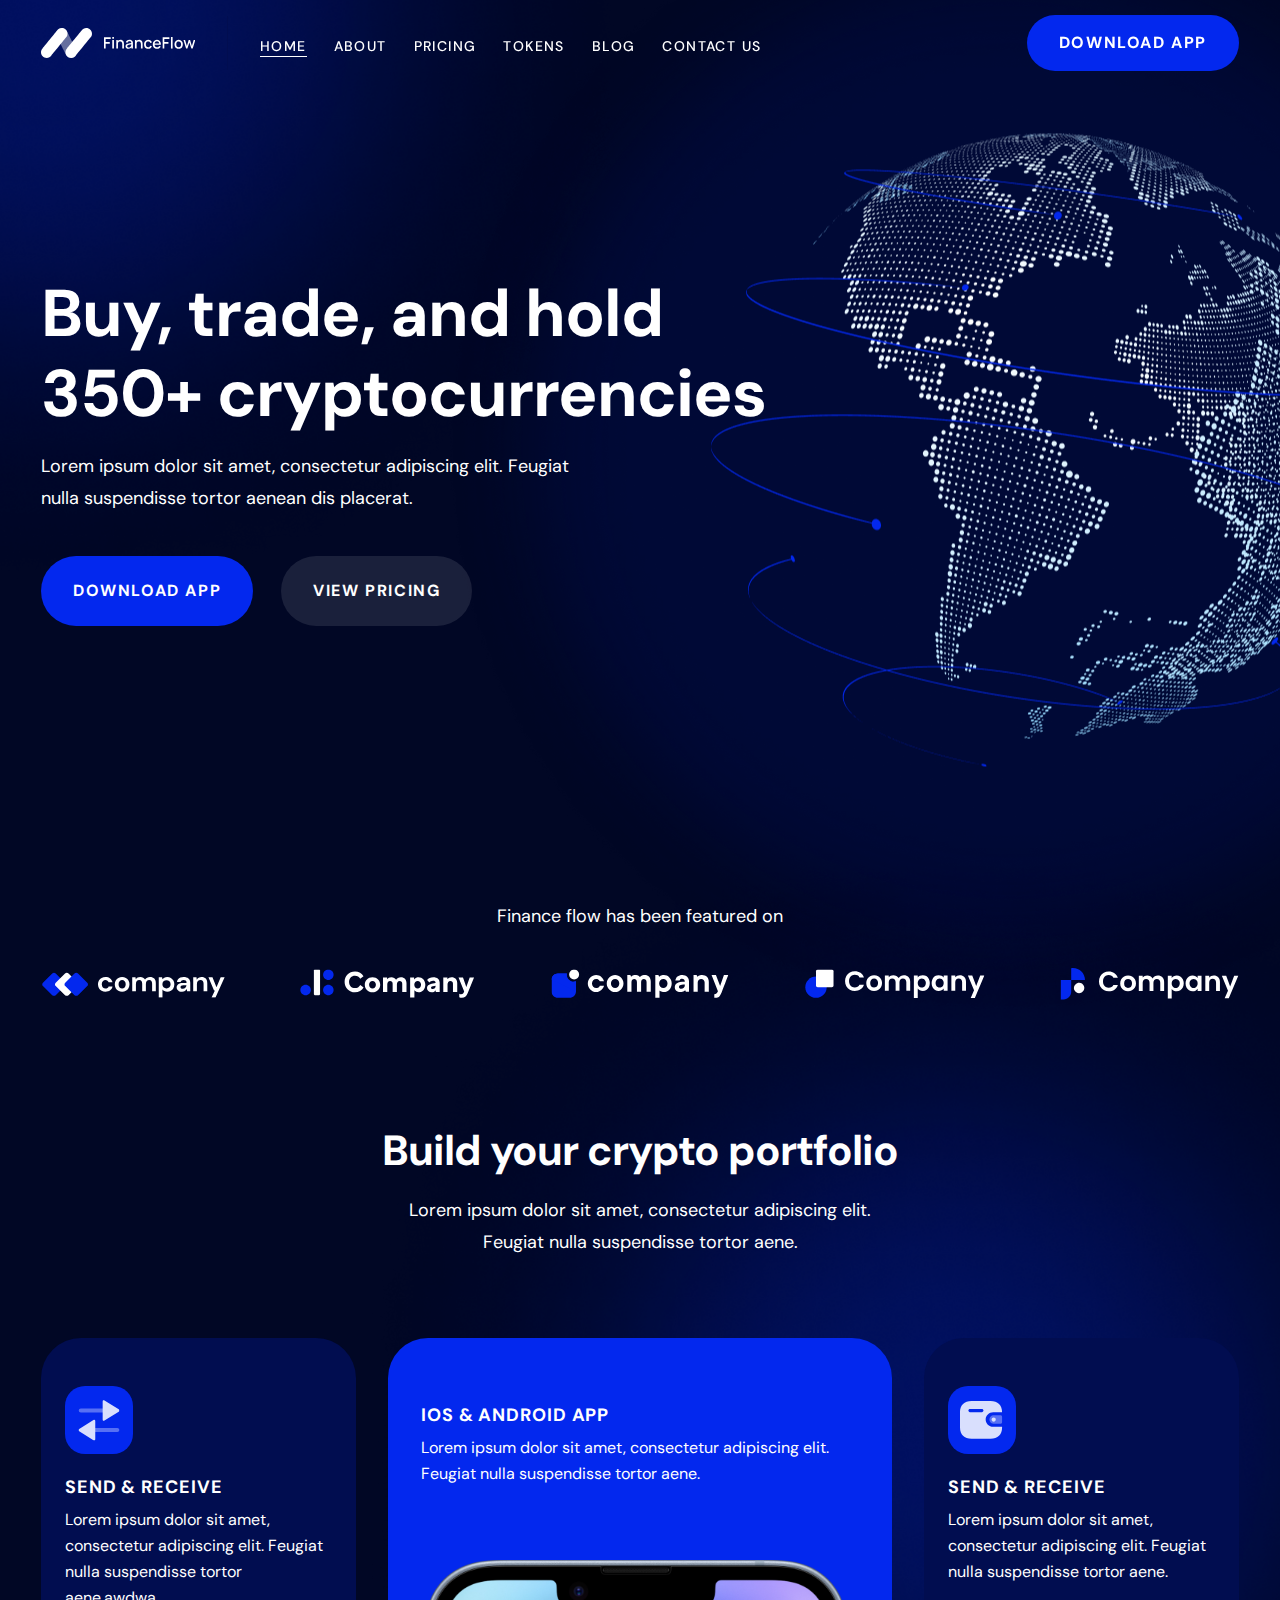
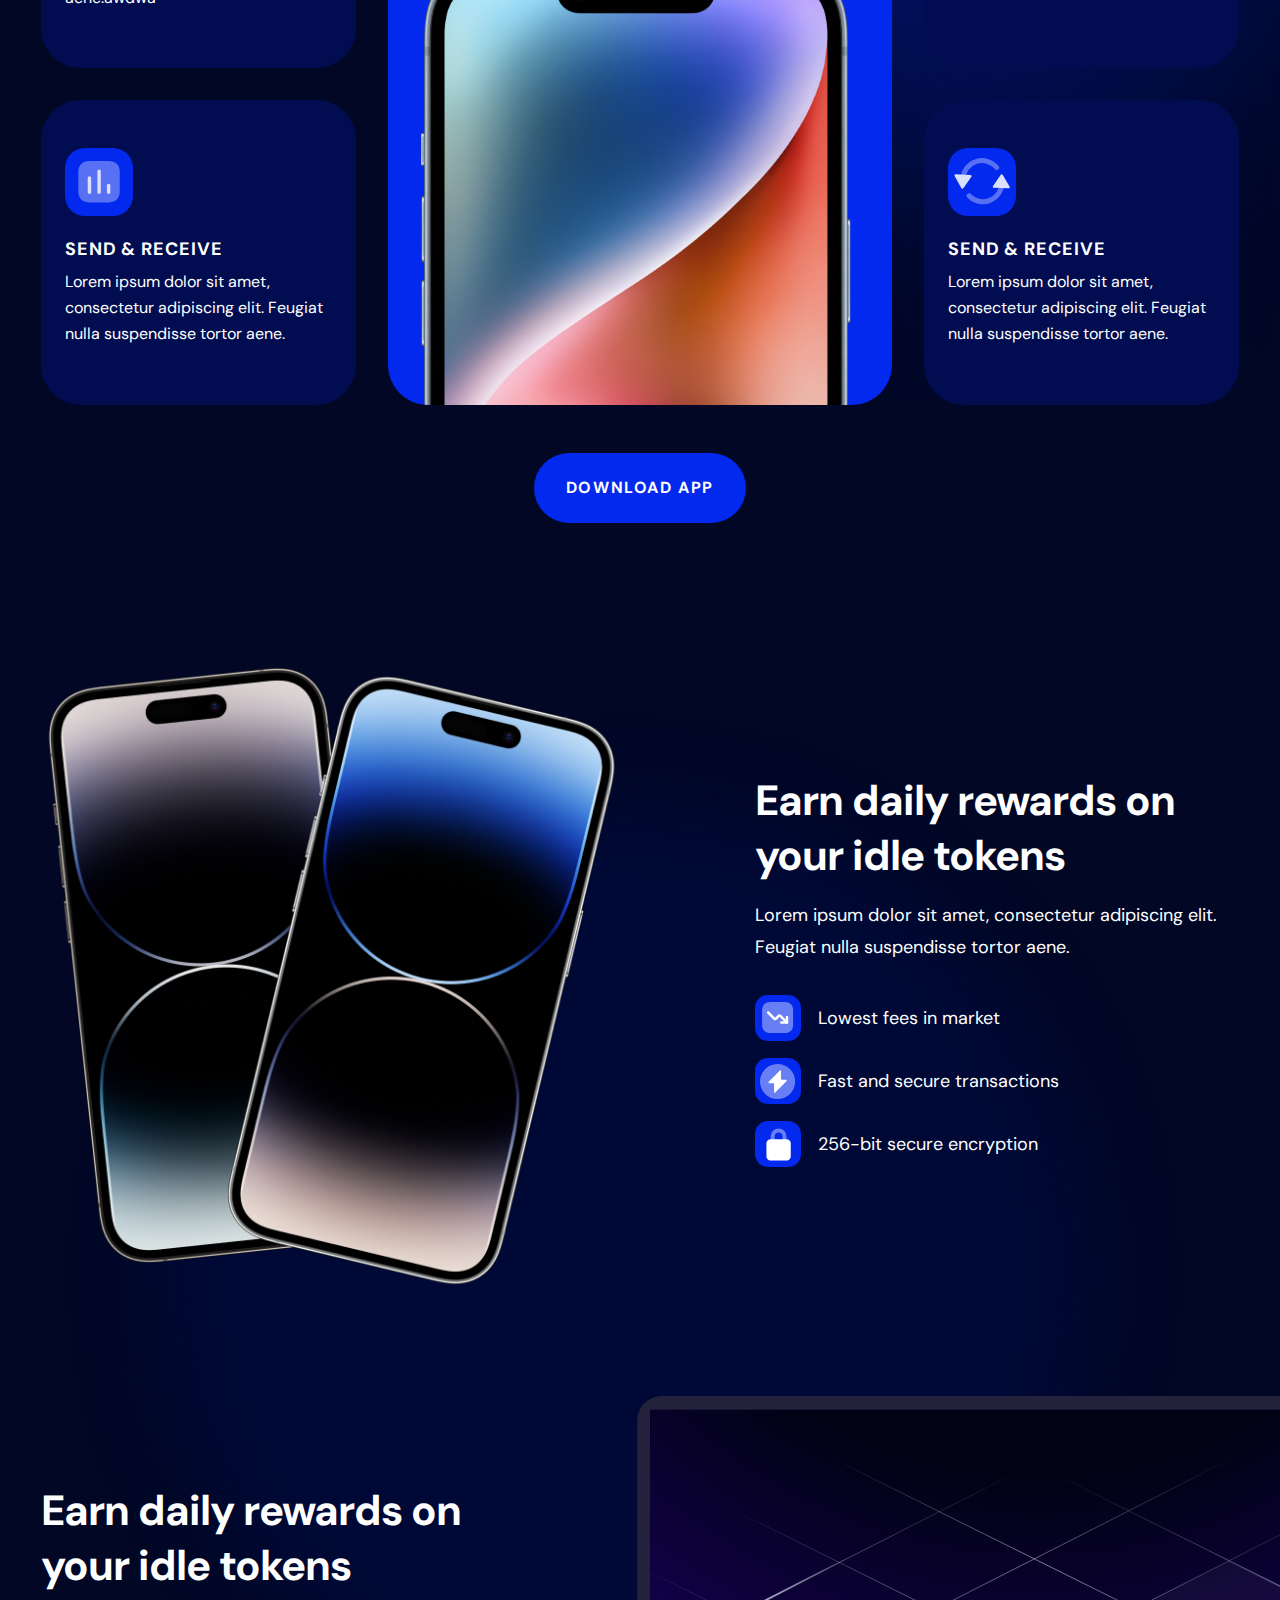
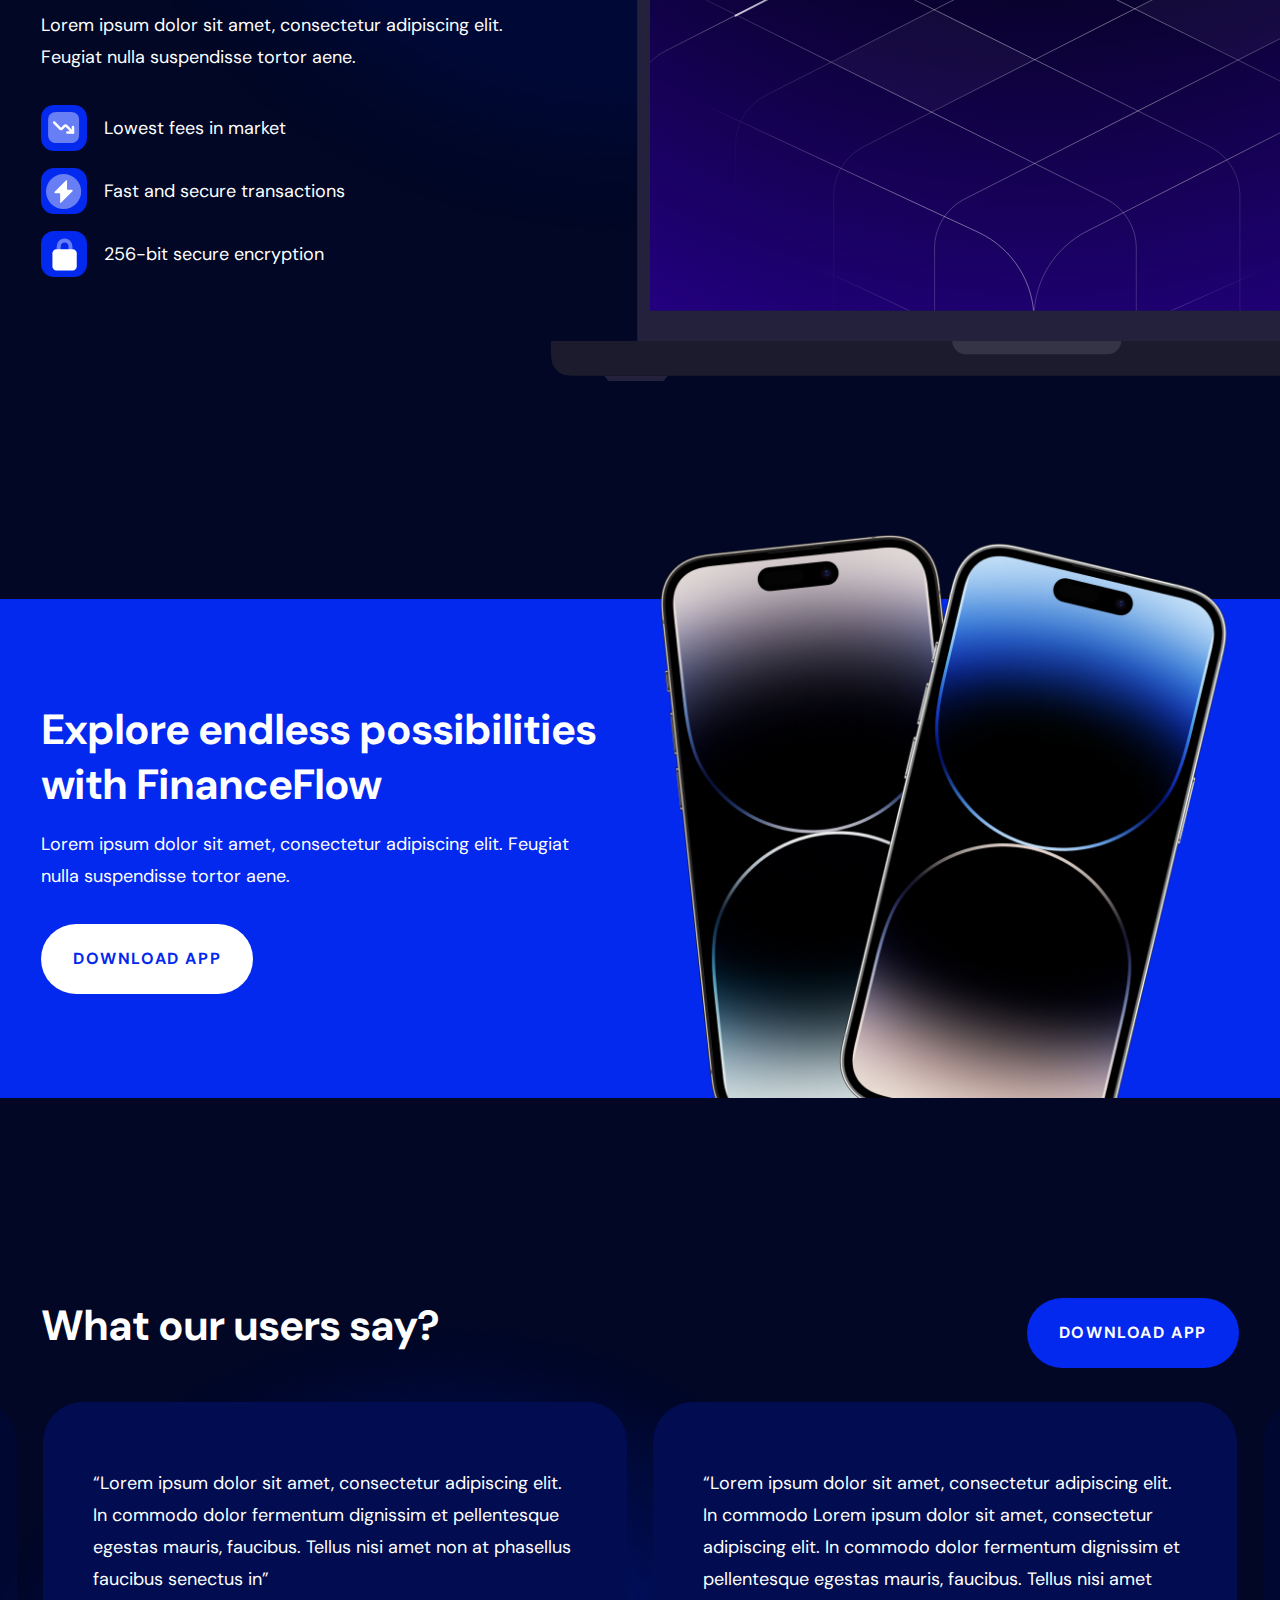
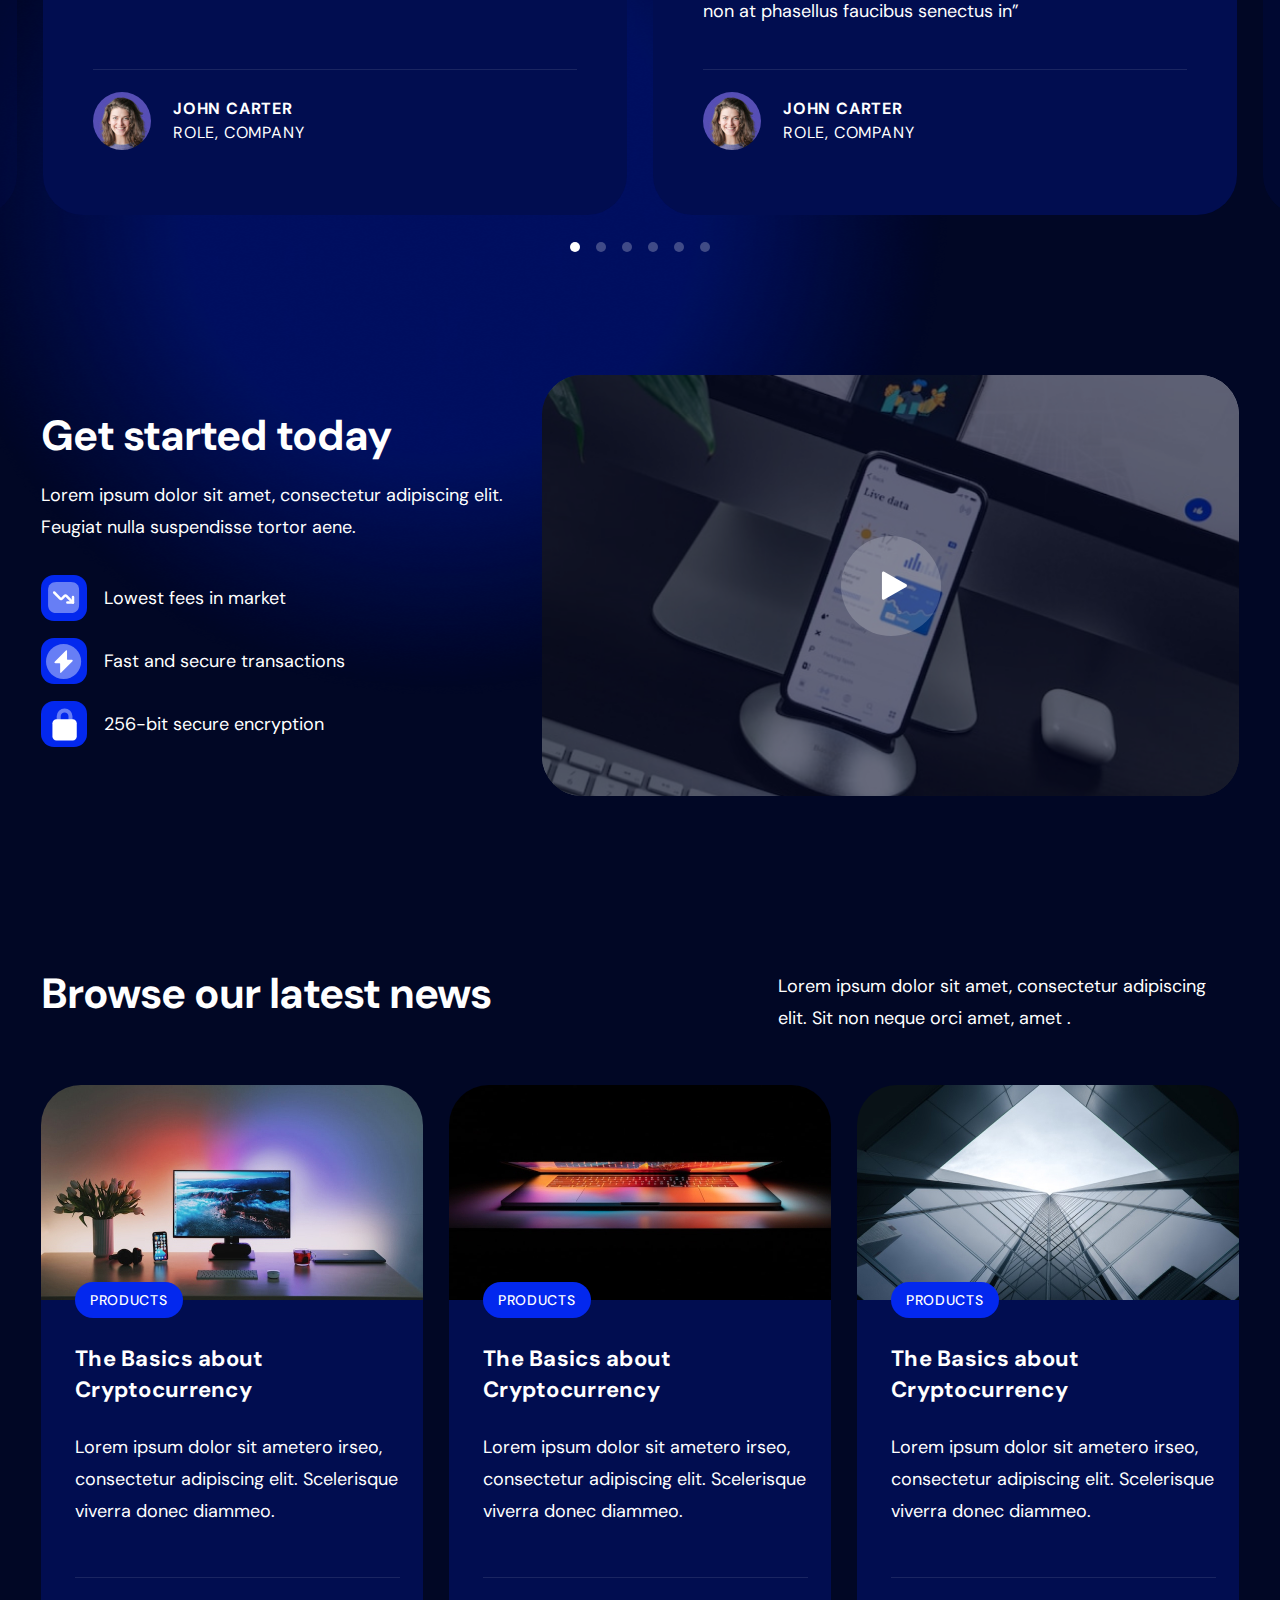
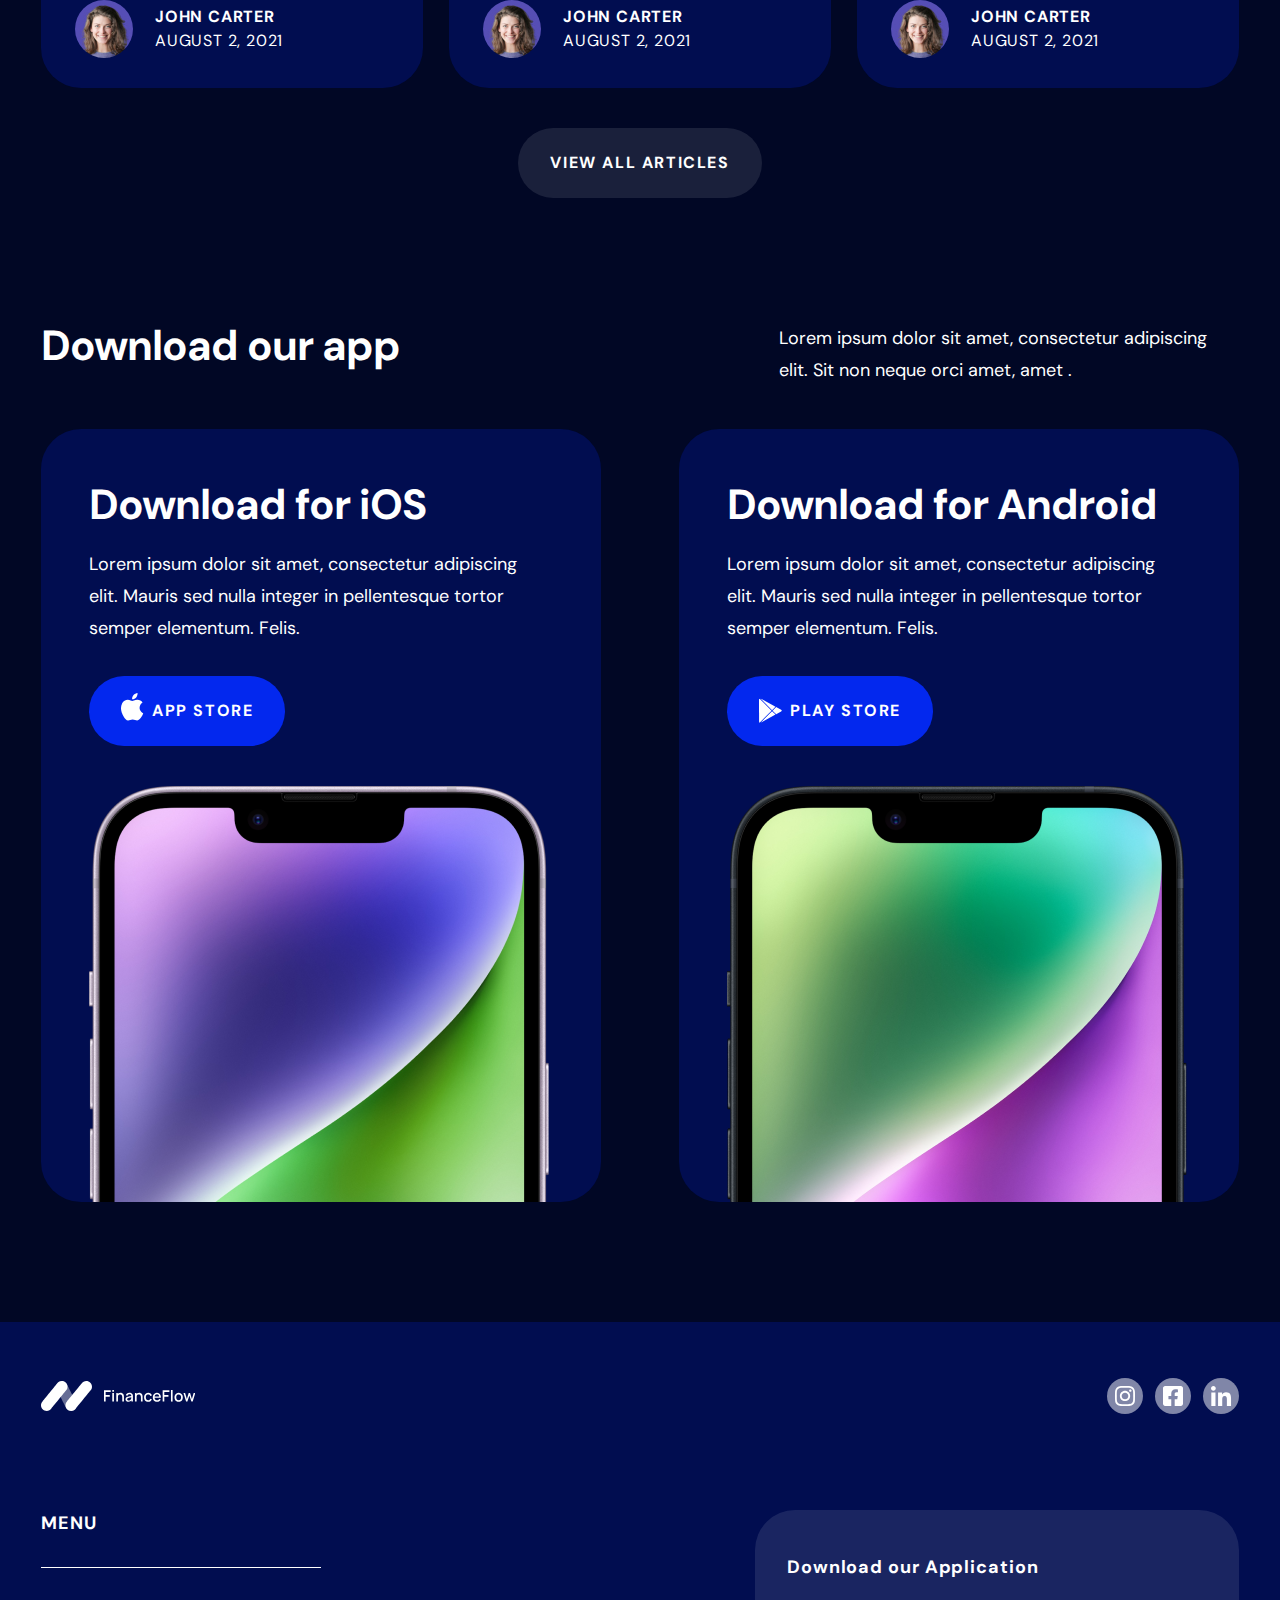
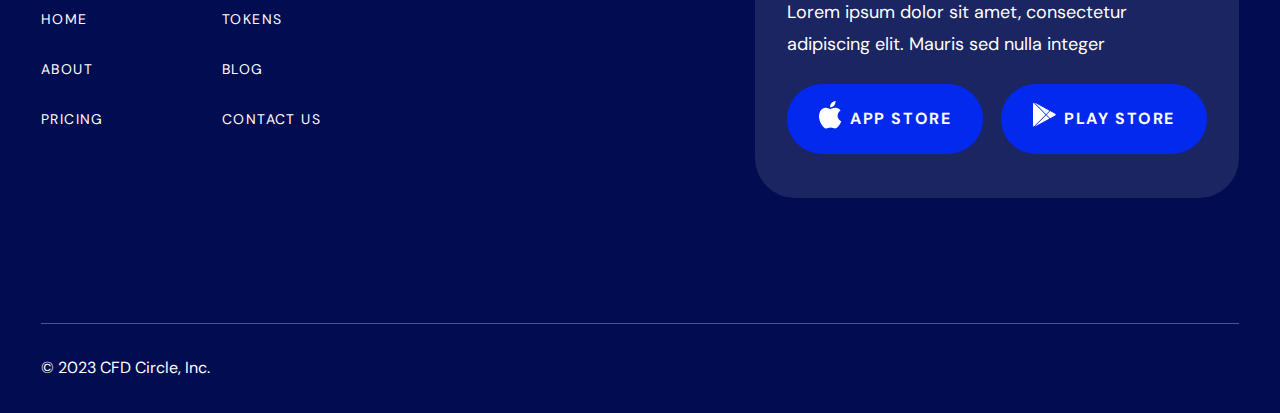
<file: index.html>
<!DOCTYPE html>
<html>
  <head>
    <meta charset="UTF-8" />
    <meta
      name="viewport"
      content="width=device-width, initial-scale=1.0 , maximum-scale=1.0, user-scalable=0"
    />
    <meta http-equiv="X-UA-Compatible" content="IE=edge,chrome=1" />
    <title>CFD Circle</title>

    <meta name="title" content="CFD Circle" />
    <meta name="description" content="" />
    <meta name="keyword" content="" />

    <link rel="canonical" href="https://cfdcircle.vn" />
    <link rel="icon" href="" />

    <!-- Meta Tag Facebook -->
    <meta property="og:locale" content="en" />
    <meta property="og:type" content="article" />
    <meta property="og:title" content="CFD Circle" />
    <meta property="og:description" content="" />
    <meta property="og:url" content="" />
    <meta property="og:site_name" content="CFD Circle" />
    <meta property="og:image" content="" />

    <!-- Meta Tag Twitter -->
    <meta name="twitter:card" content="" />
    <meta name="twitter:site" content="" />
    <meta name="twitter:title" content="" />
    <meta name="twitter:description" content="" />
    <meta name="twitter:image" content="" />

    <style>
      /* CSS Loading Here */
      .loading {
        width: 100vw;
        height: 100vh;
        background-color: var(--bg-cl);
        position: fixed;
        z-index: 999;
        display: flex;
        flex-direction: column;
        align-items: center;
        justify-content: center;
      }
      .loading.--is-loaded {
        opacity: 0;
        visibility: hidden;
        transition: 0.4s;
      }
      .loading .loading__inner {
        border-radius: 100px;
        width: 160px;
        height: 4px;
        background-color: var(--white-cl);
        overflow: hidden;
      }
      .loading .loading__inner .loading__inner-progress {
        width: 0%;
        height: 100%;
        background-color: var(--main-cl);
      }
      .loading .loading__percent {
        margin-top: 16px;
        font-family: pnb;
        font-size: var(--fs-button);
        letter-spacing: 1.5px;
        color: var(--white-cl);
      }
    </style>

    <link rel="stylesheet" href="dest/style.min.css" />
    <link rel="stylesheet" href="dest/fonts.css" />
  </head>

  <body class="homepage">
    <div class="loading">
      <div class="loading__inner">
        <div class="loading__inner-progress"></div>
      </div>
      <span class="loading__percent">100%</span>
    </div>

    <header class="header">
      <div class="container">
        <div class="header__left">
          <a href="./" class="header__left-logo">
            <img src="./img/logo-header.svg" alt="FinanceFlow" />
          </a>
          <ul class="header__left-menu">
            <li><a href="./index.html" class="--active">Home</a></li>
            <li><a href="./about.html">About</a></li>
            <li><a href="./pricing.html">Pricing</a></li>
            <li><a href="./tokens.html">Tokens</a></li>
            <li><a href="./blog.html">Blog</a></li>
            <li><a href="./contact.html">Contact Us</a></li>
          </ul>
        </div>
        <div class="header__right">
          <a href="http://appstore.com/apple" class="btn --btnsmall"
            >Download App</a
          >
          <div class="header__right-btnmoblie">
            <span></span>
            <span></span>
            <span></span>
          </div>
        </div>
      </div>
    </header>
    <nav class="nav-m">
      <ul class="container">
        <li><a href="./index.html" class="--active">Home</a></li>
        <li><a href="./about.html">About</a></li>
        <li><a href="./pricing.html">Pricing</a></li>
        <li><a href="./tokens.html">Tokens</a></li>
        <li><a href="./blog.html">Blog</a></li>
        <li><a href="./contact.html">Contact Us</a></li>
        <li>
          <a href="http://appstore.com/apple" class="btn">Download App</a>
        </li>
      </ul>
      <img src="./img/blur-m.png" alt="" class="blur" />
    </nav>
    <main class="main">
      <section class="schome">
        <div class="container">
          <div class="schome__content">
            <div class="textbox">
              <h1 class="heading">
                Buy, trade, and<br />
                hold 350+ cryptocurrencies
              </h1>
              <p class="desc">
                Lorem ipsum dolor sit amet, consectetur adipiscing elit. Feugiat
                nulla suspendisse tortor aenean dis placerat.
              </p>
              <div class="groupbtn">
                <a href="http://appstore.com/apple" class="btn">Download App</a>
                <a href="./pricing.html" class="btn --btngray">view pricing</a>
              </div>
            </div>
          </div>
          <div class="schome__img">
            <img src="./img/planet.png" alt="" class="planet" />
            <img src="./img/blur.png" alt="" class="blur --blurplanet" />
          </div>
          <img src="./img/blur-680.png" alt="" class="blur" />
        </div>
      </section>
      <section class="sccompany">
        <div class="container">
          <p class="sccompany__title">Finance flow has been featured on</p>
          <div class="company__list">
            <div class="company__list-item">
              <img src="./img/company-1.svg" alt="" />
            </div>
            <div class="company__list-item">
              <img src="./img/company-2.svg" alt="" />
            </div>
            <div class="company__list-item">
              <img src="./img/company-3.svg" alt="" />
            </div>
            <div class="company__list-item">
              <img src="./img/company-4.svg" alt="" />
            </div>
            <div class="company__list-item">
              <img src="./img/company-5.svg" alt="" />
            </div>
          </div>
        </div>
      </section>
      <section class="scbuild">
        <div class="container">
          <div class="textbox --center">
            <h2 class="heading --h2">
              Build your crypto <br />
              portfolio
            </h2>
            <p class="desc">
              Lorem ipsum dolor sit amet, consectetur adipiscing elit. Feugiat
              nulla suspendisse tortor aene.
            </p>
          </div>
          <div class="listcards">
            <div class="card">
              <div class="card__icon">
                <img src="./img/send&receive-icon.svg" alt="" />
              </div>
              <div class="card__content">
                <h4 class="card__title">Send & Receive</h4>
                <p class="card__desc">
                  Lorem ipsum dolor sit amet, consectetur adipiscing elit.
                  Feugiat nulla suspendisse tortor aene.awdwa
                </p>
              </div>
            </div>
            <div class="card">
              <div class="card__icon">
                <img src="./img/wallet-icon.svg" alt="" />
              </div>
              <div class="card__content">
                <h4 class="card__title">Send & Receive</h4>
                <p class="card__desc">
                  Lorem ipsum dolor sit amet, consectetur adipiscing elit.
                  Feugiat nulla suspendisse tortor aene.
                </p>
              </div>
            </div>
            <div class="card --middle">
              <h4 class="card__title">iOS & Android App</h4>
              <p class="card__content">
                Lorem ipsum dolor sit amet, consectetur adipiscing elit. Feugiat
                nulla suspendisse tortor aene.
              </p>
              <div class="card__img">
                <img src="./img/iPhone-1.png" alt="" />
              </div>
            </div>
            <div class="card">
              <div class="card__icon">
                <img src="./img/charts-icon.svg" alt="" />
              </div>
              <div class="card__content">
                <h4 class="card__title">Send & Receive</h4>
                <p class="card__desc">
                  Lorem ipsum dolor sit amet, consectetur adipiscing elit.
                  Feugiat nulla suspendisse tortor aene.
                </p>
              </div>
            </div>
            <div class="card">
              <div class="card__icon">
                <img src="./img/synchronized-icon.svg" alt="" />
              </div>
              <div class="card__content">
                <h4 class="card__title">Send & Receive</h4>
                <p class="card__desc">
                  Lorem ipsum dolor sit amet, consectetur adipiscing elit.
                  Feugiat nulla suspendisse tortor aene.
                </p>
              </div>
            </div>
          </div>
          <a href="http://appstore.com/apple" class="btn">Download App</a>
          <img src="./img/blur-680.png" alt="" class="blur" />
        </div>
      </section>
      <section class="screwards">
        <div class="container">
          <div class="row">
            <div class="row__content">
              <div class="textbox">
                <h2 class="heading --h2">
                  Earn daily rewards on<br />
                  your idle tokens
                </h2>
                <p class="desc">
                  Lorem ipsum dolor sit amet, consectetur adipiscing elit.
                  Feugiat nulla suspendisse tortor aene.
                </p>
              </div>
              <div class="feature">
                <div class="feature__row">
                  <img src="./img/lowsest-icon.svg" alt="" />
                  <span>Lowest fees in market</span>
                </div>
                <div class="feature__row">
                  <img src="./img/fast-icon.svg" alt="" />
                  <span>Fast and secure transactions</span>
                </div>
                <div class="feature__row">
                  <img src="./img/key-icon.svg" alt="" />
                  <span>256-bit secure encryption</span>
                </div>
              </div>
            </div>
            <div class="row__img">
              <img src="./img/doublephone.png" alt="Phone" />
            </div>
          </div>
          <div class="row">
            <div class="row__content">
              <div class="textbox">
                <h2 class="heading --h2">
                  Earn daily rewards on <br />
                  your idle tokens
                </h2>
                <p class="desc">
                  Lorem ipsum dolor sit amet, consectetur adipiscing elit.
                  Feugiat nulla suspendisse tortor aene.
                </p>
              </div>
              <div class="feature">
                <div class="feature__row">
                  <img src="./img/lowsest-icon.svg" alt="" />
                  <span>Lowest fees in market</span>
                </div>
                <div class="feature__row">
                  <img src="./img/fast-icon.svg" alt="" />
                  <span>Fast and secure transactions</span>
                </div>
                <div class="feature__row">
                  <img src="./img/key-icon.svg" alt="" />
                  <span>256-bit secure encryption</span>
                </div>
              </div>
            </div>
            <div class="row__img">
              <img src="./img/laptop.svg" alt="Phone" />
            </div>
          </div>
          <img src="./img/blur.png" alt="" class="blur" />
        </div>
      </section>
      <section class="scexplore">
        <div class="container">
          <div class="row">
            <div class="row__content">
              <div class="textbox">
                <h2 class="heading --h2">
                  Explore endless possibilities with FinanceFlow
                </h2>
                <p class="desc">
                  Lorem ipsum dolor sit amet, consectetur adipiscing elit.
                  Feugiat nulla suspendisse tortor aene.
                </p>
                <a href="http://appstore.com/apple" class="btn --btnwhite"
                  >Download App</a
                >
              </div>
            </div>
            <div class="row__img">
              <img src="./img/Phone-drop.png" alt="Phone" />
            </div>
          </div>
        </div>
      </section>
      <section class="scuserssay">
        <div class="container">
          <div class="textbox --row">
            <h2 class="heading --h2">What our users say?</h2>
            <a href="http://appstore.com/apple" class="btn">Download App</a>
          </div>
          <img src="./img/Vector.png" alt="" class="blur" />
        </div>
        <div class="scuserssay__feedback">
          <div class="feedback">
            <p class="content">
              “Lorem ipsum dolor sit amet, consectetur adipiscing elit. In
              commodo dolor fermentum dignissim et pellentesque egestas mauris,
              faucibus. Tellus nisi amet non at phasellus faucibus senectus in”
            </p>
            <div class="author">
              <div class="author__avatar">
                <img src="./img/author.jpg" alt="" />
              </div>
              <div class="author__name">
                <p class="name">John carter</p>
                <p class="text">Role, Company</p>
              </div>
            </div>
          </div>
          <div class="feedback">
            <p class="content">
              “Lorem ipsum dolor sit amet, consectetur adipiscing elit. In
              commodo Lorem ipsum dolor sit amet, consectetur adipiscing elit.
              In commodo dolor fermentum dignissim et pellentesque egestas
              mauris, faucibus. Tellus nisi amet non at phasellus faucibus
              senectus in”
            </p>
            <div class="author">
              <div class="author__avatar">
                <img src="./img/author.jpg" alt="" />
              </div>
              <div class="author__name">
                <p class="name">John carter</p>
                <p class="text">Role, Company</p>
              </div>
            </div>
          </div>
          <div class="feedback">
            <p class="content">
              “Lorem ipsum dolor sit amet, consectetur adipiscing elit. In
              commodo dolor fermentum dignissim et pellentesque egestas mauris,
              faucibus. Tellus nisi amet non at phasellus faucibus senectus in”
            </p>
            <div class="author">
              <div class="author__avatar">
                <img src="./img/author.jpg" alt="" />
              </div>
              <div class="author__name">
                <p class="name">John carter</p>
                <p class="text">Role, Company</p>
              </div>
            </div>
          </div>
          <div class="feedback">
            <p class="content">
              “Lorem ipsum dolor sit amet, consectetur adipiscing elit. In
              commodo dolor fermentum dignissim et pellentesque egestas mauris,
              faucibus. Tellus nisi amet non at phasellus faucibus senectus in”
            </p>
            <div class="author">
              <div class="author__avatar">
                <img src="./img/author.jpg" alt="" />
              </div>
              <div class="author__name">
                <p class="name">John carter</p>
                <p class="text">Role, Company</p>
              </div>
            </div>
          </div>

          <div class="feedback">
            <p class="content">
              “Lorem ipsum dolor sit amet, consectetur adipiscing elit. In
              commodo dolor fermentum dignissim et pellentesque egestas mauris,
              faucibus. Tellus nisi amet non at phasellus faucibus senectus in”
            </p>
            <div class="author">
              <div class="author__avatar">
                <img src="./img/author.jpg" alt="" />
              </div>
              <div class="author__name">
                <p class="name">John carter</p>
                <p class="text">Role, Company</p>
              </div>
            </div>
          </div>
          <div class="feedback">
            <p class="content">
              “Lorem ipsum dolor sit amet, consectetur adipiscing elit. In
              commodo dolor fermentum dignissim et pellentesque egestas mauris,
              faucibus. Tellus nisi amet non at phasellus faucibus senectus in”
            </p>
            <div class="author">
              <div class="author__avatar">
                <img src="./img/author.jpg" alt="" />
              </div>
              <div class="author__name">
                <p class="name">John carter</p>
                <p class="text">Role, Company</p>
              </div>
            </div>
          </div>
          <div class="feedback">
            <p class="content">
              “Lorem ipsum dolor sit amet, consectetur adipiscing elit. In
              commodo dolor fermentum dignissim et pellentesque egestas mauris,
              faucibus. Tellus nisi amet non at phasellus faucibus senectus in”
            </p>
            <div class="author">
              <div class="author__avatar">
                <img src="./img/author.jpg" alt="" />
              </div>
              <div class="author__name">
                <p class="name">John carter</p>
                <p class="text">Role, Company</p>
              </div>
            </div>
          </div>
          <div class="feedback">
            <p class="content">
              “Lorem ipsum dolor sit amet, consectetur adipiscing elit. In
              commodo dolor fermentum dignissim et pellentesque egestas mauris,
              faucibus. Tellus nisi amet non at phasellus faucibus senectus in”
            </p>
            <div class="author">
              <div class="author__avatar">
                <img src="./img/author.jpg" alt="" />
              </div>
              <div class="author__name">
                <p class="name">John carter</p>
                <p class="text">Role, Company</p>
              </div>
            </div>
          </div>
          <div class="feedback">
            <p class="content">
              “Lorem ipsum dolor sit amet, consectetur adipiscing elit. In
              commodo dolor fermentum dignissim et pellentesque egestas mauris,
              faucibus. Tellus nisi amet non at phasellus faucibus senectus in”
            </p>
            <div class="author">
              <div class="author__avatar">
                <img src="./img/author.jpg" alt="" />
              </div>
              <div class="author__name">
                <p class="name">John carter</p>
                <p class="text">Role, Company</p>
              </div>
            </div>
          </div>
          <div class="feedback">
            <p class="content">
              “Lorem ipsum dolor sit amet, consectetur adipiscing elit. In
              commodo dolor fermentum dignissim et pellentesque egestas mauris,
              faucibus. Tellus nisi amet non at phasellus faucibus senectus in”
            </p>
            <div class="author">
              <div class="author__avatar">
                <img src="./img/author.jpg" alt="" />
              </div>
              <div class="author__name">
                <p class="name">John carter</p>
                <p class="text">Role, Company</p>
              </div>
            </div>
          </div>
          <div class="feedback">
            <p class="content">
              “Lorem ipsum dolor sit amet, consectetur adipiscing elit. In
              commodo dolor fermentum dignissim et pellentesque egestas mauris,
              faucibus. Tellus nisi amet non at phasellus faucibus senectus in”
            </p>
            <div class="author">
              <div class="author__avatar">
                <img src="./img/author.jpg" alt="" />
              </div>
              <div class="author__name">
                <p class="name">John carter</p>
                <p class="text">Role, Company</p>
              </div>
            </div>
          </div>
          <div class="feedback">
            <p class="content">
              “Lorem ipsum dolor sit amet, consectetur adipiscing elit. In
              commodo dolor fermentum dignissim et pellentesque egestas mauris,
              faucibus. Tellus nisi amet non at phasellus faucibus senectus in”
            </p>
            <div class="author">
              <div class="author__avatar">
                <img src="./img/author.jpg" alt="" />
              </div>
              <div class="author__name">
                <p class="name">John carter</p>
                <p class="text">Role, Company</p>
              </div>
            </div>
          </div>
        </div>
      </section>
      <section class="scstarted">
        <div class="container">
          <div class="row">
            <div class="row__content">
              <div class="textbox">
                <h2 class="heading --h2">Get started today</h2>
                <p class="desc">
                  Lorem ipsum dolor sit amet, consectetur adipiscing elit.
                  Feugiat nulla suspendisse tortor aene.
                </p>
                <div class="feature">
                  <div class="feature__row">
                    <img src="./img/lowsest-icon.svg" alt="" />
                    <span>Lowest fees in market</span>
                  </div>
                  <div class="feature__row">
                    <img src="./img/fast-icon.svg" alt="" />
                    <span>Fast and secure transactions</span>
                  </div>
                  <div class="feature__row">
                    <img src="./img/key-icon.svg" alt="" />
                    <span>256-bit secure encryption</span>
                  </div>
                </div>
              </div>
            </div>
            <div
              class="row__video"
              data-src="https://www.youtube.com/embed/9zOKftl70QA"
            >
              <img src="./img/video.jpg" alt="" />
              <div class="row__video-icon">
                <img src="./img/play-icon.svg" alt="" />
              </div>
            </div>
          </div>
        </div>
      </section>
      <section class="scnews">
        <div class="container">
          <div class="textbox --row">
            <h2 class="heading --h2">
              Browse our latest <br />
              news
            </h2>
            <p class="desc">
              Lorem ipsum dolor sit amet, consectetur adipiscing elit. Sit non
              neque orci amet, amet .
            </p>
          </div>
          <div class="postlist">
            <figure class="post">
              <a href="./blogpost.html" class="post__img">
                <img src="./img/post.jpg" alt="" />
              </a>
              <div class="post__bottom">
                <div class="post__bottom-tag">Products</div>
                <h3 class="heading --h3">
                  <a href="./blogpost.html">The Basics about Cryptocurrency</a>
                </h3>
                <p class="content">
                  Lorem ipsum dolor sit ametero irseo, consectetur adipiscing
                  elit. Scelerisque viverra donec diammeo.
                </p>
                <div class="author">
                  <div class="author__avatar">
                    <img src="./img/author.jpg" alt="" />
                  </div>
                  <div class="author__name">
                    <p class="name">John carter</p>
                    <p class="text">August 2, 2021</p>
                  </div>
                </div>
              </div>
            </figure>
            <figure class="post">
              <a href="./blogpost.html" class="post__img">
                <img src="./img/post-1.jpg" alt="" />
              </a>
              <div class="post__bottom">
                <div class="post__bottom-tag">Products</div>
                <h3 class="heading --h3">
                  <a href="./blogpost.html">The Basics about Cryptocurrency</a>
                </h3>
                <p class="content">
                  Lorem ipsum dolor sit ametero irseo, consectetur adipiscing
                  elit. Scelerisque viverra donec diammeo.
                </p>
                <div class="author">
                  <div class="author__avatar">
                    <img src="./img/author.jpg" alt="" />
                  </div>
                  <div class="author__name">
                    <p class="name">John carter</p>
                    <p class="text">August 2, 2021</p>
                  </div>
                </div>
              </div>
            </figure>
            <figure class="post">
              <a href="./blogpost.html" class="post__img">
                <img src="./img/post-2.jpg" alt="" />
              </a>
              <div class="post__bottom">
                <div class="post__bottom-tag">Products</div>
                <h3 class="heading --h3">
                  <a href="./blogpost.html">The Basics about Cryptocurrency</a>
                </h3>
                <p class="content">
                  Lorem ipsum dolor sit ametero irseo, consectetur adipiscing
                  elit. Scelerisque viverra donec diammeo.
                </p>
                <div class="author">
                  <div class="author__avatar">
                    <img src="./img/author.jpg" alt="" />
                  </div>
                  <div class="author__name">
                    <p class="name">John carter</p>
                    <p class="text">August 2, 2021</p>
                  </div>
                </div>
              </div>
            </figure>
          </div>
          <a href="./blog.html" class="btn --btngray">View All Articles</a>
        </div>
      </section>
      <section class="scdownload">
        <div class="container">
          <div class="textbox --row">
            <h2 class="heading --h2">Download our app</h2>
            <p class="desc">
              Lorem ipsum dolor sit amet, consectetur adipiscing elit. Sit non
              neque orci amet, amet .
            </p>
          </div>
          <div class="scdownload__app">
            <div class="scdownload__app-column">
              <div class="textbox">
                <h2 class="heading --h2">Download for iOS</h2>
                <p class="desc">
                  Lorem ipsum dolor sit amet, consectetur adipiscing elit.
                  Mauris sed nulla integer in pellentesque tortor semper
                  elementum. Felis.
                </p>
                <a href="http://appstore.com/apple" class="btn">
                  <img src="./img/appstrore-icon.svg" alt="" />App Store
                </a>
              </div>
              <div class="img">
                <img src="./img/iPhone-14-drop.png" alt="" />
              </div>
            </div>
            <div class="scdownload__app-column">
              <div class="textbox">
                <h2 class="heading --h2">Download for Android</h2>
                <p class="desc">
                  Lorem ipsum dolor sit amet, consectetur adipiscing elit.
                  Mauris sed nulla integer in pellentesque tortor semper
                  elementum. Felis.
                </p>
                <a href="http://appstore.com/apple" class="btn">
                  <img src="./img/playstore-icon.svg" alt="" />PLAY STORE
                </a>
              </div>
              <div class="img">
                <img src="./img/iPhone14-drop-2.png" alt="" />
              </div>
            </div>
          </div>
        </div>
      </section>
    </main>
    <footer class="footer">
      <div class="container">
        <div class="footer__top">
          <a href="./" class="footer__top-logo">
            <img src="./img/logo-header.svg" alt="FinanceFlow" />
          </a>
          <div class="footer__top-social">
            <a href="https://cfdcircle.vn/" target="_blank"
              ><img src="./img/insta-icon.svg" alt=""
            /></a>
            <a href="https://cfdcircle.vn/" target="_blank"
              ><img src="./img/facebook-icon.svg" alt=""
            /></a>
            <a href="https://cfdcircle.vn/" target="_blank"
              ><img src="./img/linkedin-icon.svg" alt=""
            /></a>
          </div>
        </div>
        <div class="footer__center">
          <div class="footer__center-menu">
            <p>menu</p>
            <div class="menu">
              <ul class="menu__list">
                <li><a href="./">Home</a></li>
                <li><a href="./about.html">About</a></li>
                <li><a href="./pricing.html">Pricing</a></li>
              </ul>
              <ul class="menu__list">
                <li><a href="./tokens.html">Tokens</a></li>
                <li><a href="./blog.html">Blog</a></li>
                <li><a href="./contact.html">contact us</a></li>
              </ul>
            </div>
          </div>
          <div class="footer__center-box">
            <div class="textbox">
              <h2 class="heading">Download our Application</h2>
              <p class="desc">
                Lorem ipsum dolor sit amet, consectetur adipiscing elit. Mauris
                sed nulla integer
              </p>
              <div class="groupbtn">
                <a href="http://appstore.com/apple" class="btn">
                  <img src="./img/appstrore-icon.svg" alt="" />App Store
                </a>
                <a href="http://appstore.com/apple" class="btn">
                  <img src="./img/playstore-icon.svg" alt="" />PLAY STORE
                </a>
              </div>
            </div>
          </div>
        </div>
        <p class="footer__copyright">© 2023 CFD Circle, Inc.</p>
      </div>
    </footer>

    <!-- PopUpVideo -->
    <div class="popup">
      <div class="popup__video">
        <iframe
          width="100%"
          height="100%"
          src=""
          title="YouTube video player"
          frameborder="0"
          allow="accelerometer; autoplay; clipboard-write; encrypted-media; gyroscope; picture-in-picture; web-share"
          allowfullscreen
          allow="autoplay"
        ></iframe>
        <div class="popup__video-close" title="Close">
          <img src="./img/close-icon.svg" alt="" />
        </div>
      </div>
    </div>
    <!-- Javascript -->
    <script type="text/javascript" src="dest/jsmain.min.js"></script>
    <script type="text/javascript" src="dest/main.js"></script>
  </body>
</html>
</file>
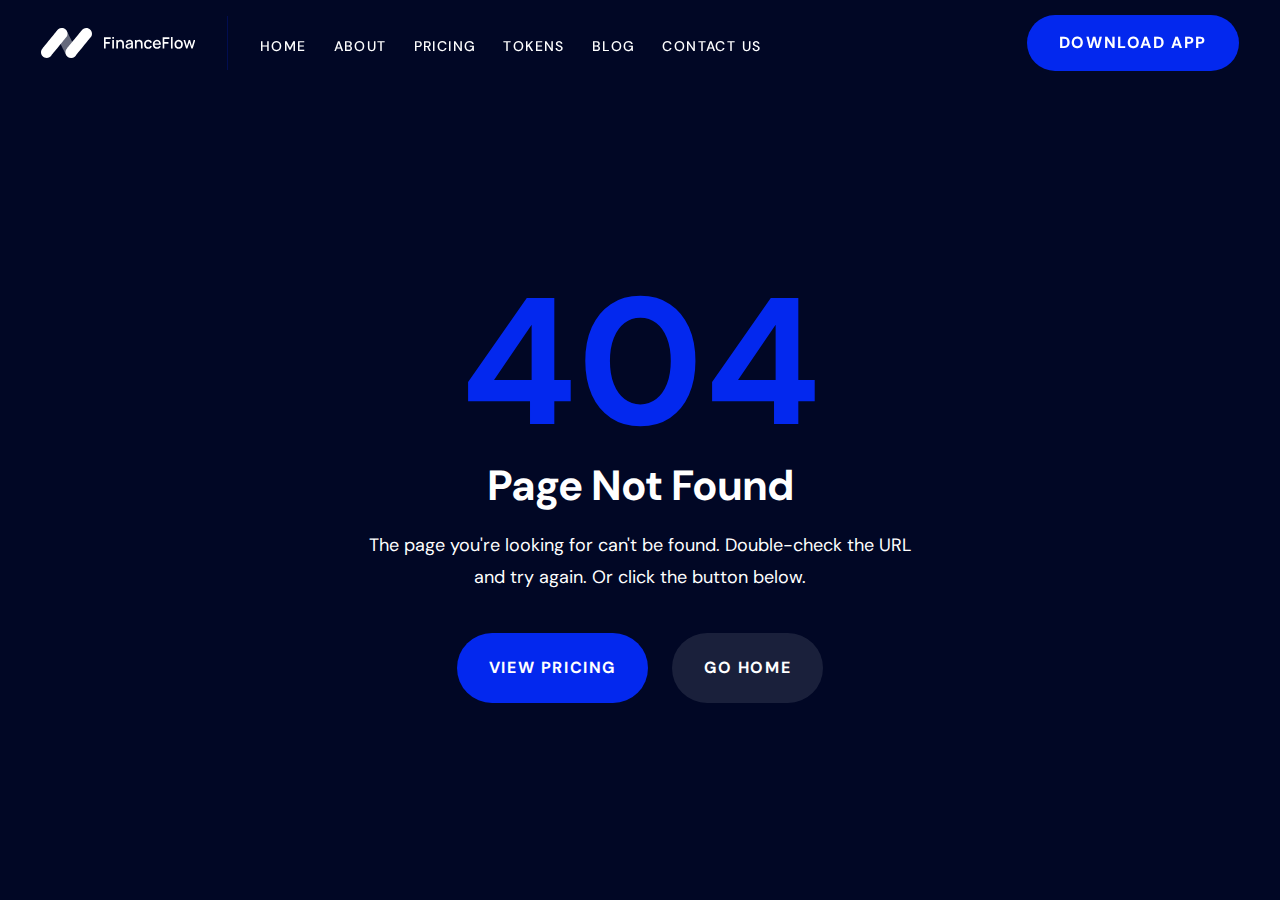
<file: 404page.html>
<!DOCTYPE html>
<html>
  <head>
    <meta charset="UTF-8" />
    <meta
      name="viewport"
      content="width=device-width, initial-scale=1.0 , maximum-scale=1.0, user-scalable=0"
    />
    <meta http-equiv="X-UA-Compatible" content="IE=edge,chrome=1" />
    <title>CFD Circle</title>

    <meta name="title" content="CFD Circle" />
    <meta name="description" content="" />
    <meta name="keyword" content="" />

    <link rel="canonical" href="https://cfdcircle.vn" />
    <link rel="icon" href="favicon.ico" />

    <!-- Meta Tag Facebook -->
    <meta property="og:locale" content="en" />
    <meta property="og:type" content="article" />
    <meta property="og:title" content="CFD Circle" />
    <meta property="og:description" content="" />
    <meta property="og:url" content="" />
    <meta property="og:site_name" content="CFD Circle" />
    <meta property="og:image" content="" />

    <!-- Meta Tag Twitter -->
    <meta name="twitter:card" content="" />
    <meta name="twitter:site" content="" />
    <meta name="twitter:title" content="" />
    <meta name="twitter:description" content="" />
    <meta name="twitter:image" content="" />

    <style>
      /* CSS Loading Here */
    </style>

    <link rel="stylesheet" href="dest/style.min.css" />
    <link rel="stylesheet" href="dest/fonts.css" />
  </head>

  <body class="404page">
    <header class="header">
      <div class="container">
        <div class="header__left">
          <a href="./" class="header__left-logo">
            <img src="./img/logo-header.svg" alt="FinanceFlow" />
          </a>
          <ul class="header__left-menu">
            <li><a href="./index.html">Home</a></li>
            <li><a href="./about.html">About</a></li>
            <li><a href="./pricing.html">Pricing</a></li>
            <li><a href="./tokens.html">Tokens</a></li>
            <li><a href="./blog.html">Blog</a></li>
            <li><a href="./contact.html">Contact Us</a></li>
          </ul>
        </div>
        <div class="header__right">
          <a href="#" class="btn --btnsmall">Download App</a>
          <div class="header__right-btnmoblie">
            <span></span>
            <span></span>
            <span></span>
          </div>
        </div>
      </div>
    </header>
    <nav class="nav-m">
      <ul class="container">
        <li><a href="./index.html">Home</a></li>
        <li><a href="./about.html">About</a></li>
        <li><a href="./pricing.html">Pricing</a></li>
        <li><a href="./tokens.html">Tokens</a></li>
        <li><a href="./blog.html">Blog</a></li>
        <li><a href="./contact.html">Contact Us</a></li>
        <li><a href="#" class="btn">Download App</a></li>
      </ul>
      <img src="./img/blur-m.png" alt="" class="blur" />
    </nav>
    <main class="main">
      <section class="sc404page">
        <div class="container">
          <h1 class="error">404</h1>
          <div class="textbox">
            <h2 class="heading --h2">Page Not Found</h2>
            <p class="desc">
              The page you're looking for can't be found. Double-check the URL
              and try again. Or click the button below.
            </p>
            <div class="groupbtn">
              <a href="./pricing.html" class="btn">View Pricing</a>
              <a href="./" class="btn --btngray">Go Home</a>
            </div>
          </div>
        </div>
      </section>
    </main>
    <!-- Javascript -->
    <script type="text/javascript" src="dest/jsmain.min.js"></script>
    <script type="text/javascript" src="dest/main.js"></script>
  </body>
</html>
</file>
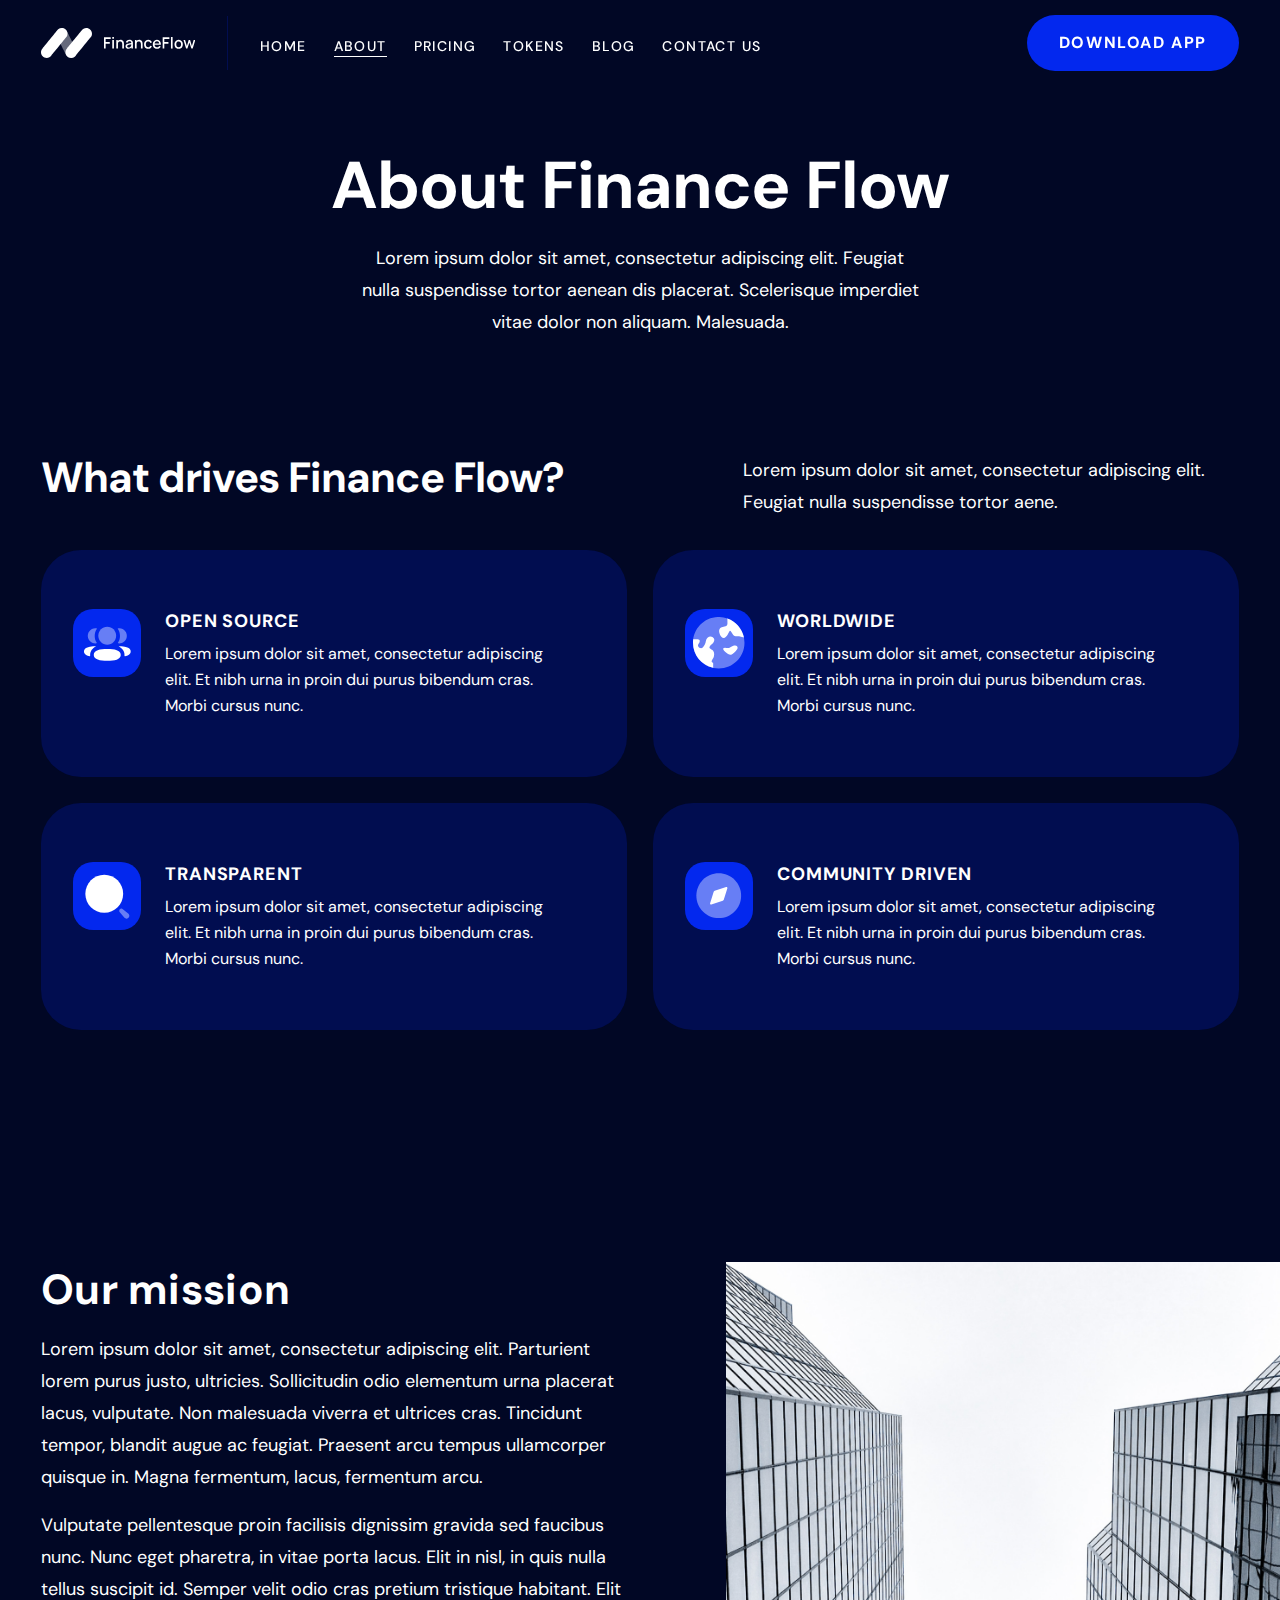
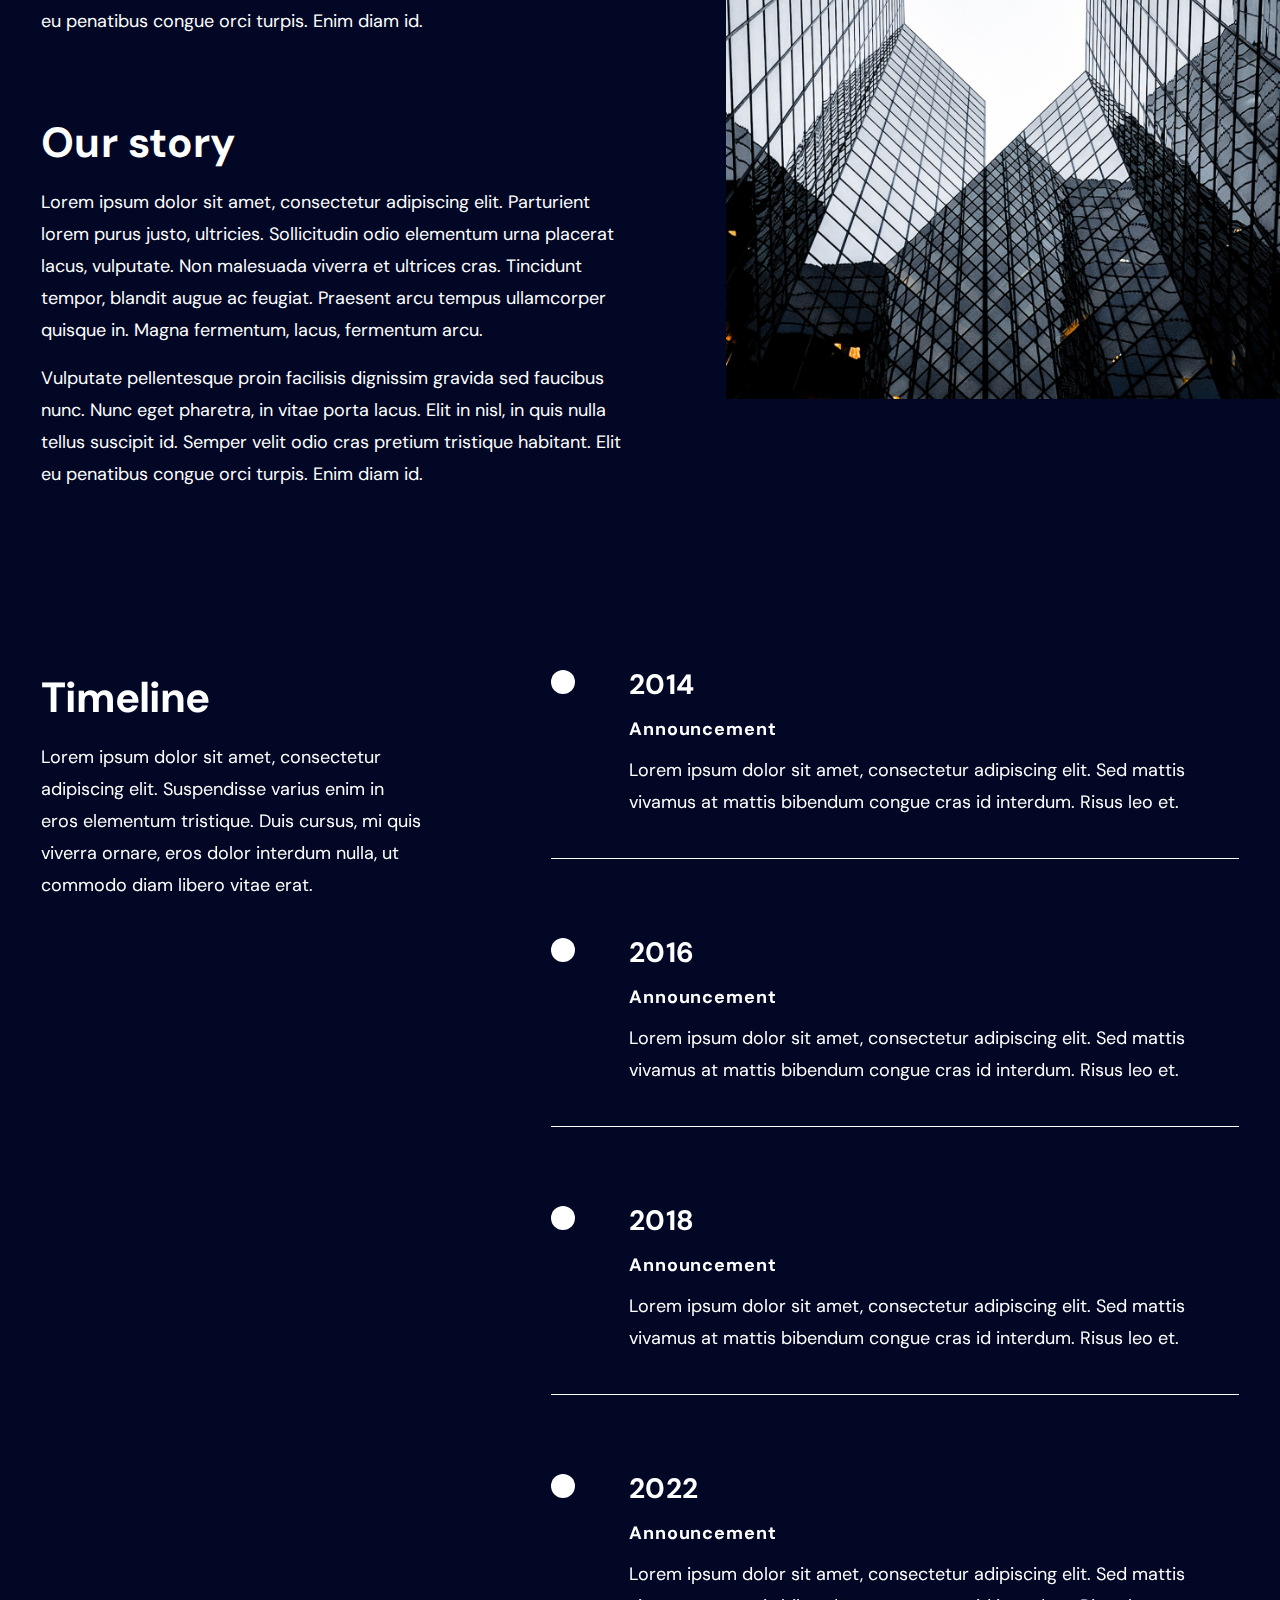
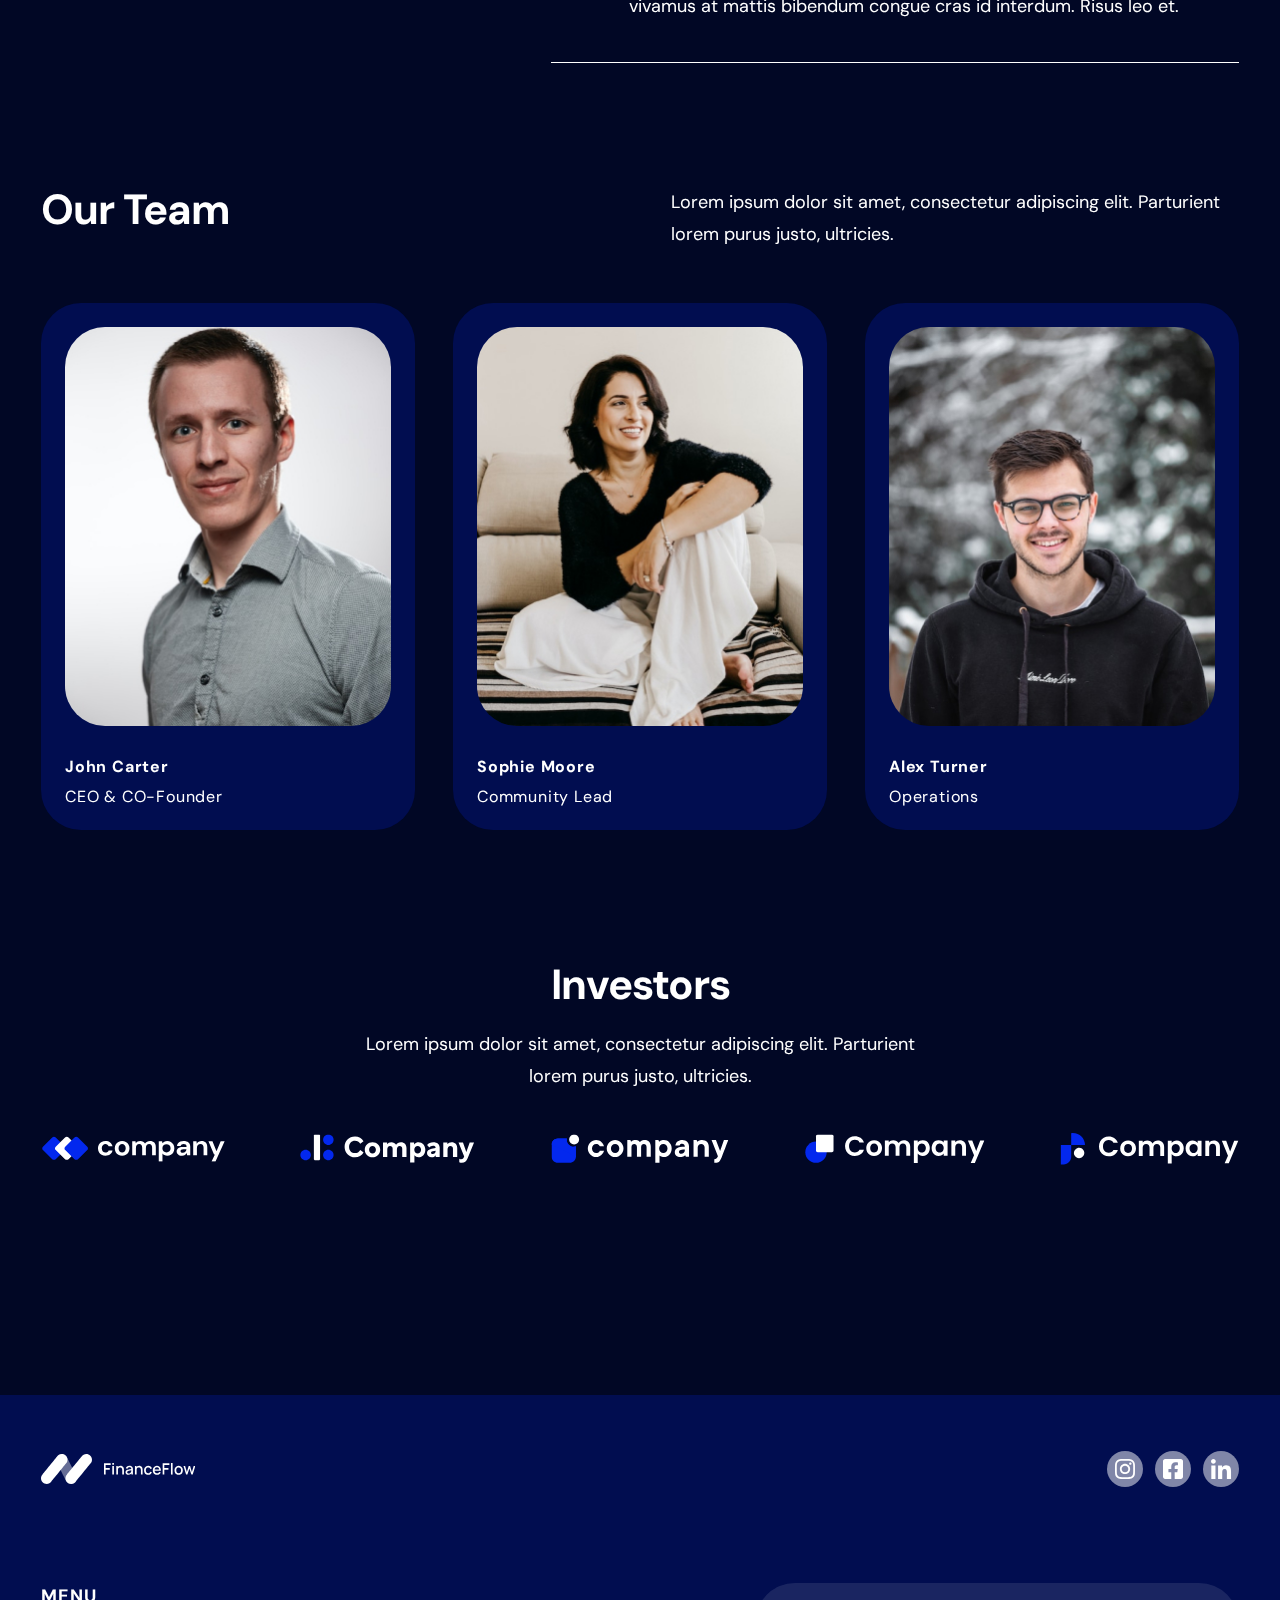
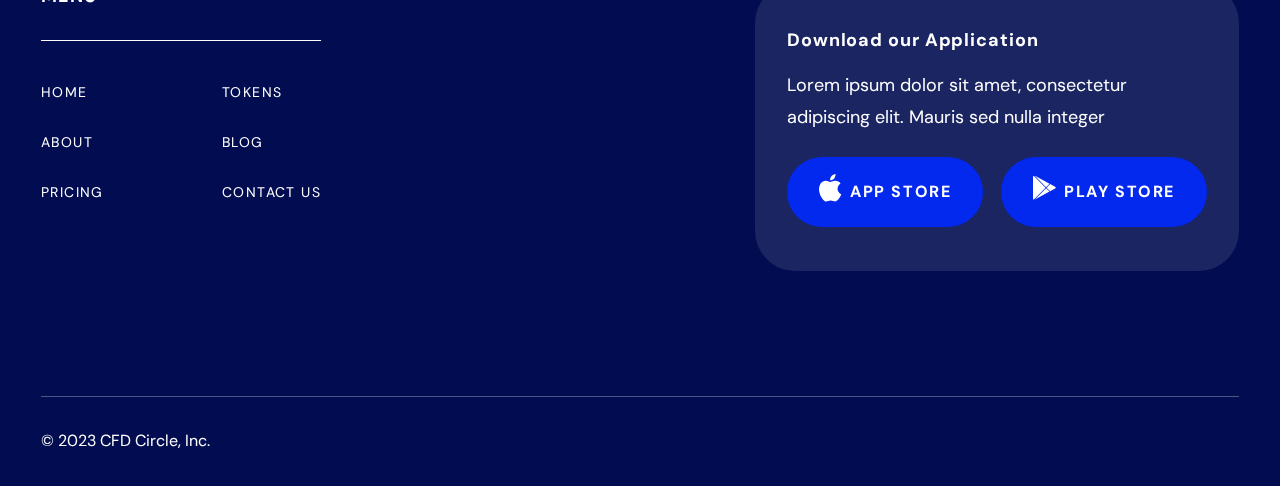
<file: about.html>
<!DOCTYPE html>
<html>
  <head>
    <meta charset="UTF-8" />
    <meta
      name="viewport"
      content="width=device-width, initial-scale=1.0 , maximum-scale=1.0, user-scalable=0"
    />
    <meta http-equiv="X-UA-Compatible" content="IE=edge,chrome=1" />
    <title>CFD Circle</title>

    <meta name="title" content="CFD Circle" />
    <meta name="description" content="" />
    <meta name="keyword" content="" />

    <link rel="canonical" href="https://cfdcircle.vn" />
    <link rel="icon" href="favicon.ico" />

    <!-- Meta Tag Facebook -->
    <meta property="og:locale" content="en" />
    <meta property="og:type" content="article" />
    <meta property="og:title" content="CFD Circle" />
    <meta property="og:description" content="" />
    <meta property="og:url" content="" />
    <meta property="og:site_name" content="CFD Circle" />
    <meta property="og:image" content="" />

    <!-- Meta Tag Twitter -->
    <meta name="twitter:card" content="" />
    <meta name="twitter:site" content="" />
    <meta name="twitter:title" content="" />
    <meta name="twitter:description" content="" />
    <meta name="twitter:image" content="" />

    <style>
      /* CSS Loading Here */
    </style>

    <link rel="stylesheet" href="dest/style.min.css" />
    <link rel="stylesheet" href="dest/fonts.css" />
  </head>

  <body class="aboutpage">
    <header class="header">
      <div class="container">
        <div class="header__left">
          <a href="./" class="header__left-logo">
            <img src="./img/logo-header.svg" alt="FinanceFlow" />
          </a>
          <ul class="header__left-menu">
            <li><a href="./index.html">Home</a></li>
            <li><a href="./about.html" class="--active">About</a></li>
            <li><a href="./pricing.html">Pricing</a></li>
            <li><a href="./tokens.html">Tokens</a></li>
            <li><a href="./blog.html">Blog</a></li>
            <li><a href="./contact.html">Contact Us</a></li>
          </ul>
        </div>
        <div class="header__right">
          <a href="http://appstore.com/apple" class="btn --btnsmall"
            >Download App</a
          >
          <div class="header__right-btnmoblie">
            <span></span>
            <span></span>
            <span></span>
          </div>
        </div>
      </div>
    </header>
    <nav class="nav-m">
      <ul class="container">
        <li><a href="./index.html">Home</a></li>
        <li><a href="./about.html" class="--active">About</a></li>
        <li><a href="./pricing.html">Pricing</a></li>
        <li><a href="./tokens.html">Tokens</a></li>
        <li><a href="./blog.html">Blog</a></li>
        <li><a href="./contact.html">Contact Us</a></li>
        <li>
          <a href="http://appstore.com/apple" class="btn">Download App</a>
        </li>
      </ul>
      <img src="./img/blur-m.png" alt="" class="blur" />
    </nav>
    <main class="main">
      <section class="scabouthome">
        <div class="container">
          <div class="textbox --center">
            <h1 class="heading">About Finance Flow</h1>
            <p class="desc">
              Lorem ipsum dolor sit amet, consectetur adipiscing elit. Feugiat
              nulla suspendisse tortor aenean dis placerat. Scelerisque
              imperdiet vitae dolor non aliquam. Malesuada.
            </p>
          </div>
        </div>
      </section>
      <section class="scwhatdrives">
        <div class="container">
          <div class="textbox --row">
            <h2 class="heading --h2">
              What drives <br />
              Finance Flow?
            </h2>
            <p class="desc">
              Lorem ipsum dolor sit amet, consectetur adipiscing elit. Feugiat
              nulla suspendisse tortor aene.
            </p>
          </div>
          <div class="listcards">
            <div class="card">
              <div class="card__icon">
                <img src="./img/opensource-icon.svg" alt="" />
              </div>
              <div class="card__content">
                <h4 class="card__title">Open Source</h4>
                <p class="card__desc">
                  Lorem ipsum dolor sit amet, consectetur adipiscing elit. Et
                  nibh urna in proin dui purus bibendum cras. Morbi cursus nunc.
                </p>
              </div>
            </div>
            <div class="card">
              <div class="card__icon">
                <img src="./img/worldwide-icon.svg" alt="" />
              </div>
              <div class="card__content">
                <h4 class="card__title">worldwide</h4>
                <p class="card__desc">
                  Lorem ipsum dolor sit amet, consectetur adipiscing elit. Et
                  nibh urna in proin dui purus bibendum cras. Morbi cursus nunc.
                </p>
              </div>
            </div>
            <div class="card">
              <div class="card__icon">
                <img src="./img/transparent-icon.svg" alt="" />
              </div>
              <div class="card__content">
                <h4 class="card__title">Transparent</h4>
                <p class="card__desc">
                  Lorem ipsum dolor sit amet, consectetur adipiscing elit. Et
                  nibh urna in proin dui purus bibendum cras. Morbi cursus nunc.
                </p>
              </div>
            </div>
            <div class="card">
              <div class="card__icon">
                <img src="./img/communitydriven-icon.svg" alt="" />
              </div>
              <div class="card__content">
                <h4 class="card__title">Community Driven</h4>
                <p class="card__desc">
                  Lorem ipsum dolor sit amet, consectetur adipiscing elit. Et
                  nibh urna in proin dui purus bibendum cras. Morbi cursus nunc.
                </p>
              </div>
            </div>
          </div>
        </div>
      </section>
      <section class="scour">
        <div class="scour__left">
          <div class="scour__left-content">
            <h3 class="heading --h2">Our mission</h3>
            <p>
              Lorem ipsum dolor sit amet, consectetur adipiscing elit.
              Parturient lorem purus justo, ultricies. Sollicitudin odio
              elementum urna placerat lacus, vulputate. Non malesuada viverra et
              ultrices cras. Tincidunt tempor, blandit augue ac feugiat.
              Praesent arcu tempus ullamcorper quisque in. Magna fermentum,
              lacus, fermentum arcu.
            </p>
            <p>
              Vulputate pellentesque proin facilisis dignissim gravida sed
              faucibus nunc. Nunc eget pharetra, in vitae porta lacus. Elit in
              nisl, in quis nulla tellus suscipit id. Semper velit odio cras
              pretium tristique habitant. Elit eu penatibus congue orci turpis.
              Enim diam id.
            </p>
          </div>
          <div class="scour__left-content">
            <h3 class="heading --h2">Our story</h3>
            <p>
              Lorem ipsum dolor sit amet, consectetur adipiscing elit.
              Parturient lorem purus justo, ultricies. Sollicitudin odio
              elementum urna placerat lacus, vulputate. Non malesuada viverra et
              ultrices cras. Tincidunt tempor, blandit augue ac feugiat.
              Praesent arcu tempus ullamcorper quisque in. Magna fermentum,
              lacus, fermentum arcu.
            </p>
            <p>
              Vulputate pellentesque proin facilisis dignissim gravida sed
              faucibus nunc. Nunc eget pharetra, in vitae porta lacus. Elit in
              nisl, in quis nulla tellus suscipit id. Semper velit odio cras
              pretium tristique habitant. Elit eu penatibus congue orci turpis.
              Enim diam id.
            </p>
          </div>
        </div>
        <div class="scour__img">
          <img src="./img/our.png" alt="" />
        </div>
      </section>
      <section class="sctimeline">
        <div class="container">
          <div class="sctimeline__left">
            <div class="textbox">
              <h2 class="heading --h2">Timeline</h2>
              <p class="desc">
                Lorem ipsum dolor sit amet, consectetur adipiscing elit.
                Suspendisse varius enim in eros elementum tristique. Duis
                cursus, mi quis viverra ornare, eros dolor interdum nulla, ut
                commodo diam libero vitae erat.
              </p>
            </div>
          </div>
          <div class="sctimeline__right">
            <div class="sctimeline__right-row">
              <p class="year">2014</p>
              <p class="title">Announcement</p>
              <p class="content">
                Lorem ipsum dolor sit amet, consectetur adipiscing elit. Sed
                mattis vivamus at mattis bibendum congue cras id interdum. Risus
                leo et.
              </p>
            </div>
            <div class="sctimeline__right-row">
              <p class="year">2016</p>
              <p class="title">Announcement</p>
              <p class="content">
                Lorem ipsum dolor sit amet, consectetur adipiscing elit. Sed
                mattis vivamus at mattis bibendum congue cras id interdum. Risus
                leo et.
              </p>
            </div>
            <div class="sctimeline__right-row">
              <p class="year">2018</p>
              <p class="title">Announcement</p>
              <p class="content">
                Lorem ipsum dolor sit amet, consectetur adipiscing elit. Sed
                mattis vivamus at mattis bibendum congue cras id interdum. Risus
                leo et.
              </p>
            </div>
            <div class="sctimeline__right-row">
              <p class="year">2022</p>
              <p class="title">Announcement</p>
              <p class="content">
                Lorem ipsum dolor sit amet, consectetur adipiscing elit. Sed
                mattis vivamus at mattis bibendum congue cras id interdum. Risus
                leo et.
              </p>
            </div>
          </div>
        </div>
      </section>
      <section class="scteam">
        <div class="container">
          <div class="textbox --row">
            <h2 class="heading --h2">Our Team</h2>
            <p class="desc">
              Lorem ipsum dolor sit amet, consectetur adipiscing elit.
              Parturient lorem purus justo, ultricies.
            </p>
          </div>
          <div class="scteam__menbers">
            <div class="menber">
              <div class="menber__img">
                <img src="./img/menber.jpg" alt="" />
              </div>
              <p class="menber__name">John Carter</p>
              <p class="menber__title">CEO & CO-Founder</p>
            </div>
            <div class="menber">
              <div class="menber__img">
                <img src="./img/menber-1.jpg" alt="" />
              </div>
              <p class="menber__name">Sophie Moore</p>
              <p class="menber__title">Community Lead</p>
            </div>
            <div class="menber">
              <div class="menber__img">
                <img src="./img/menber-2.jpg" alt="" />
              </div>
              <p class="menber__name">Alex Turner</p>
              <p class="menber__title">Operations</p>
            </div>
          </div>
        </div>
      </section>
      <section class="scinvestors">
        <div class="container">
          <div class="textbox --center">
            <h2 class="heading --h2">Investors</h2>
            <p class="desc">
              Lorem ipsum dolor sit amet, consectetur adipiscing elit.
              Parturient lorem purus justo, ultricies.
            </p>
          </div>
          <div class="company__list">
            <div class="company__list-item">
              <img src="./img/company-1.svg" alt="" />
            </div>
            <div class="company__list-item">
              <img src="./img/company-2.svg" alt="" />
            </div>
            <div class="company__list-item">
              <img src="./img/company-3.svg" alt="" />
            </div>
            <div class="company__list-item">
              <img src="./img/company-4.svg" alt="" />
            </div>
            <div class="company__list-item">
              <img src="./img/company-5.svg" alt="" />
            </div>
          </div>
        </div>
      </section>
    </main>
    <footer class="footer">
      <div class="container">
        <div class="footer__top">
          <a href="./" class="footer__top-logo">
            <img src="./img/logo-header.svg" alt="FinanceFlow" />
          </a>
          <div class="footer__top-social">
            <a href="" target="_blank"
              ><img src="./img/insta-icon.svg" alt=""
            /></a>
            <a href="" target="_blank"
              ><img src="./img/facebook-icon.svg" alt=""
            /></a>
            <a href="" target="_blank"
              ><img src="./img/linkedin-icon.svg" alt=""
            /></a>
          </div>
        </div>
        <div class="footer__center">
          <div class="footer__center-menu">
            <p>menu</p>
            <div class="menu">
              <ul class="menu__list">
                <li><a href="./">Home</a></li>
                <li><a href="./about.html">About</a></li>
                <li><a href="./pricing.html">Pricing</a></li>
              </ul>
              <ul class="menu__list">
                <li><a href="./tokens.html">Tokens</a></li>
                <li><a href="./blog.html">Blog</a></li>
                <li><a href="./contact.html">contact us</a></li>
              </ul>
            </div>
          </div>
          <div class="footer__center-box">
            <div class="textbox">
              <h2 class="heading">Download our Application</h2>
              <p class="desc">
                Lorem ipsum dolor sit amet, consectetur adipiscing elit. Mauris
                sed nulla integer
              </p>
              <div class="groupbtn">
                <a href="http://appstore.com/apple" class="btn">
                  <img src="./img/appstrore-icon.svg" alt="" />App Store
                </a>
                <a href="http://appstore.com/apple" class="btn">
                  <img src="./img/playstore-icon.svg" alt="" />PLAY STORE
                </a>
              </div>
            </div>
          </div>
        </div>
        <p class="footer__copyright">© 2023 CFD Circle, Inc.</p>
      </div>
    </footer>

    <!-- Javascript -->
    <script type="text/javascript" src="dest/jsmain.min.js"></script>
    <script type="text/javascript" src="dest/main.js"></script>
  </body>
</html>
</file>
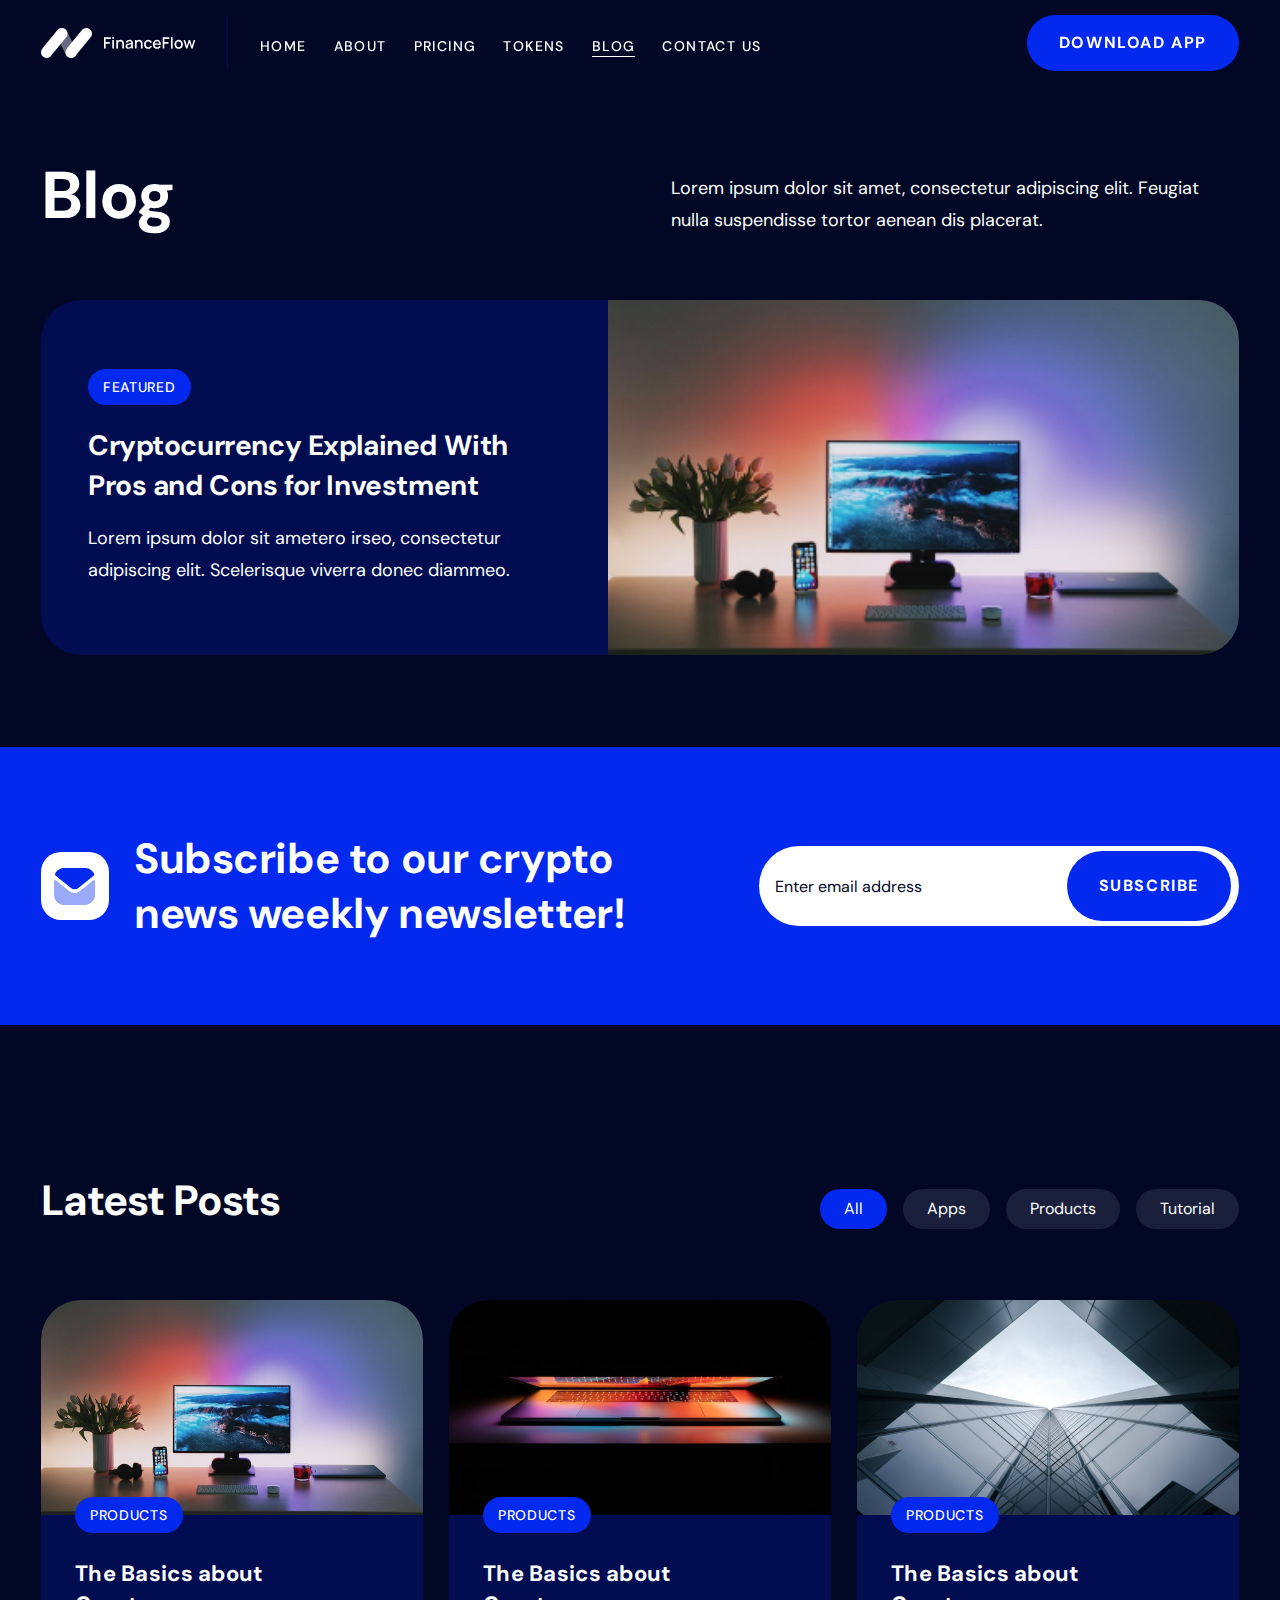
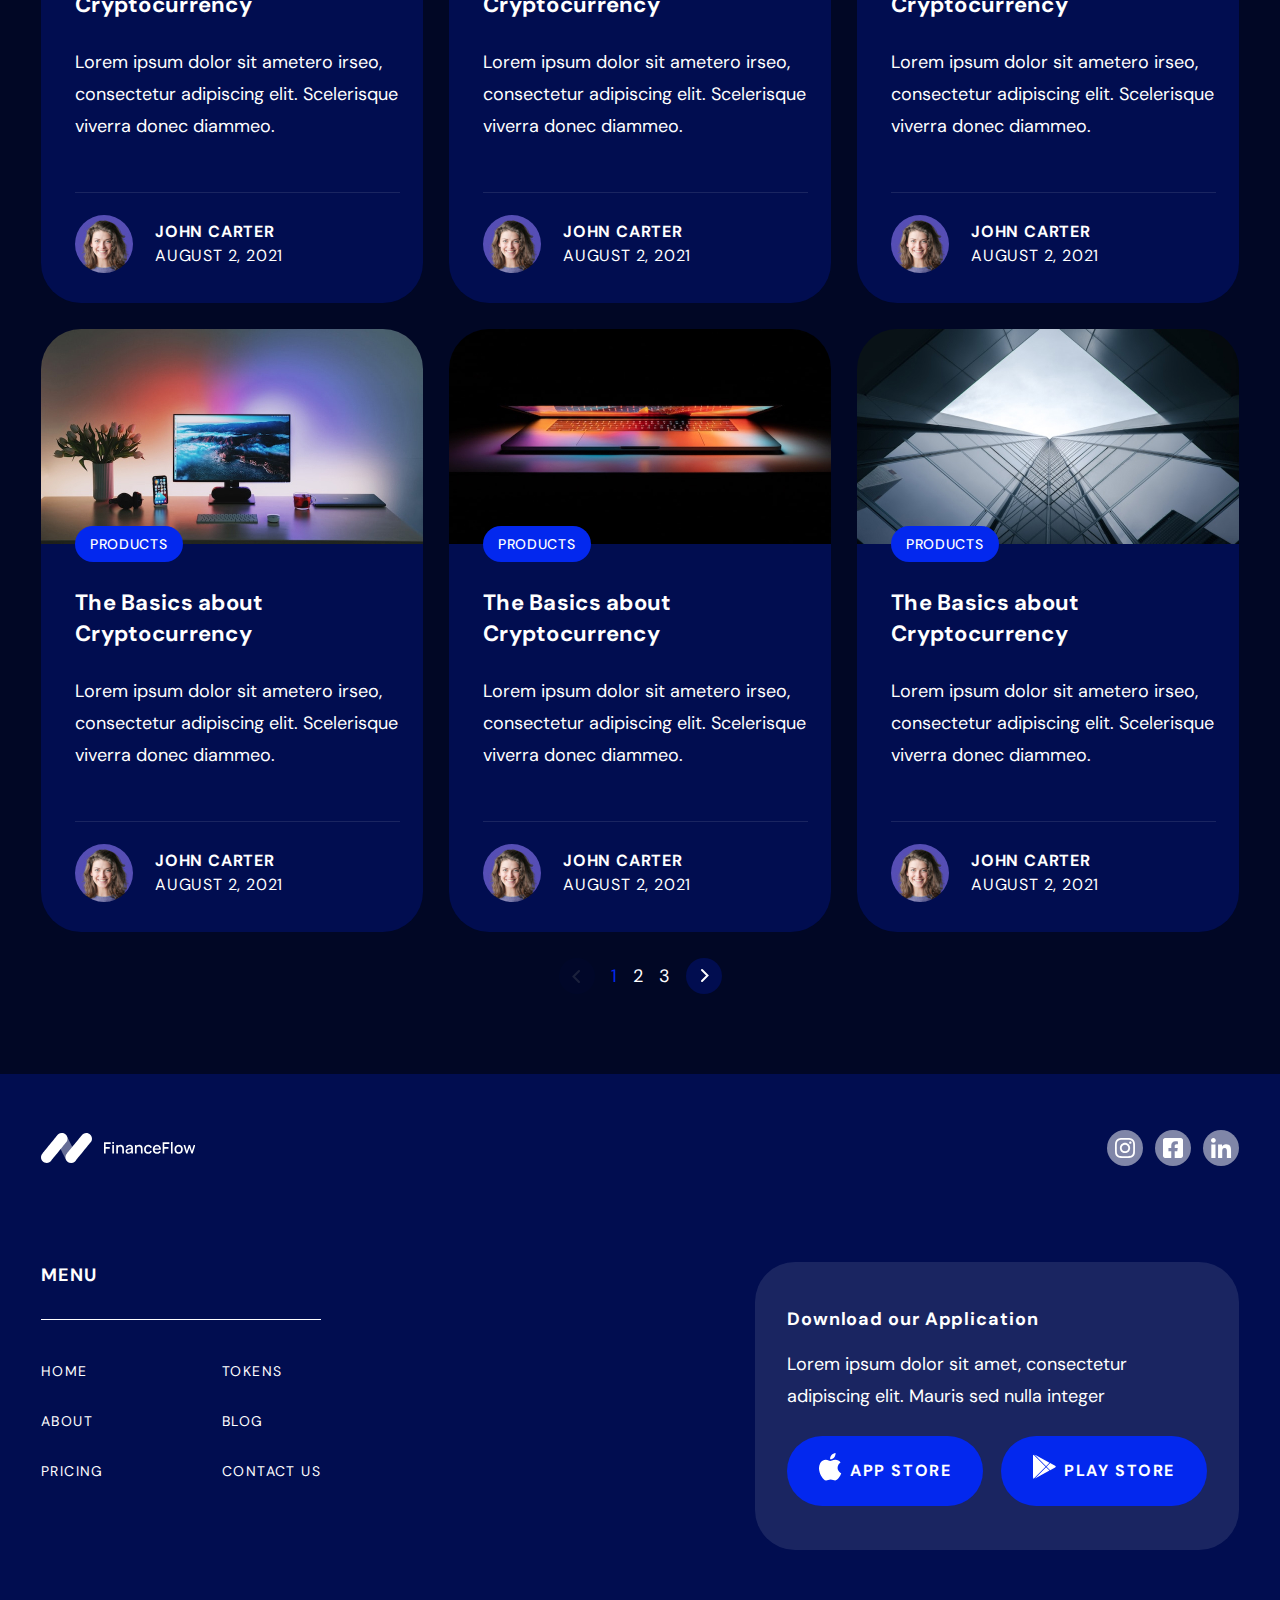
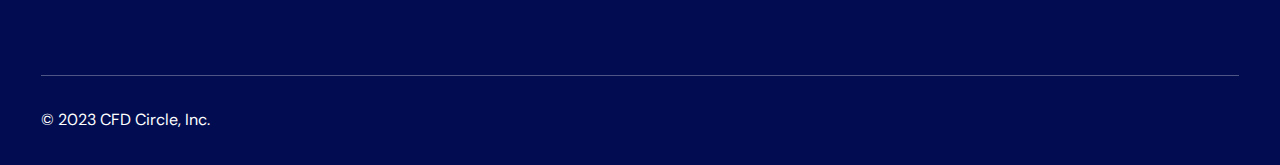
<file: blog.html>
<!DOCTYPE html>
<html>
  <head>
    <meta charset="UTF-8" />
    <meta
      name="viewport"
      content="width=device-width, initial-scale=1.0 , maximum-scale=1.0, user-scalable=0"
    />
    <meta http-equiv="X-UA-Compatible" content="IE=edge,chrome=1" />
    <title>CFD Circle</title>

    <meta name="title" content="CFD Circle" />
    <meta name="description" content="" />
    <meta name="keyword" content="" />

    <link rel="canonical" href="https://cfdcircle.vn" />
    <link rel="icon" href="favicon.ico" />

    <!-- Meta Tag Facebook -->
    <meta property="og:locale" content="en" />
    <meta property="og:type" content="article" />
    <meta property="og:title" content="CFD Circle" />
    <meta property="og:description" content="" />
    <meta property="og:url" content="" />
    <meta property="og:site_name" content="CFD Circle" />
    <meta property="og:image" content="" />

    <!-- Meta Tag Twitter -->
    <meta name="twitter:card" content="" />
    <meta name="twitter:site" content="" />
    <meta name="twitter:title" content="" />
    <meta name="twitter:description" content="" />
    <meta name="twitter:image" content="" />

    <style>
      /* CSS Loading Here */
    </style>

    <link rel="stylesheet" href="dest/style.min.css" />
    <link rel="stylesheet" href="dest/fonts.css" />
  </head>

  <body class="blogpage">
    <header class="header">
      <div class="container">
        <div class="header__left">
          <a href="./" class="header__left-logo">
            <img src="./img/logo-header.svg" alt="FinanceFlow" />
          </a>
          <ul class="header__left-menu">
            <li><a href="./index.html">Home</a></li>
            <li><a href="./about.html">About</a></li>
            <li><a href="./pricing.html">Pricing</a></li>
            <li><a href="./tokens.html">Tokens</a></li>
            <li><a href="./blog.html" class="--active">Blog</a></li>
            <li><a href="./contact.html">Contact Us</a></li>
          </ul>
        </div>
        <div class="header__right">
          <a href="http://appstore.com/apple" class="btn --btnsmall"
            >Download App</a
          >
          <div class="header__right-btnmoblie">
            <span></span>
            <span></span>
            <span></span>
          </div>
        </div>
      </div>
    </header>
    <nav class="nav-m">
      <ul class="container">
        <li><a href="./index.html">Home</a></li>
        <li><a href="./about.html">About</a></li>
        <li><a href="./pricing.html">Pricing</a></li>
        <li><a href="./tokens.html">Tokens</a></li>
        <li><a href="./blog.html" class="--active">Blog</a></li>
        <li><a href="./contact.html">Contact Us</a></li>
        <li>
          <a href="http://appstore.com/apple" class="btn">Download App</a>
        </li>
      </ul>
      <img src="./img/blur-m.png" alt="" class="blur" />
    </nav>
    <main class="main">
      <section class="scbloghome">
        <div class="container">
          <div class="textbox --row">
            <h1 class="heading">Blog</h1>
            <p class="desc">
              Lorem ipsum dolor sit amet, consectetur adipiscing elit. Feugiat
              nulla suspendisse tortor aenean dis placerat.
            </p>
          </div>
        </div>
      </section>
      <section class="scmainpost">
        <div class="container">
          <figure class="post">
            <a href="./blogpost.html" class="post__img">
              <img src="./img/post.jpg" alt="" />
            </a>
            <div class="post__bottom">
              <div class="post__bottom-tag">Featured</div>
              <h2 class="heading">
                <a href="./blogpost.html"
                  >Cryptocurrency Explained With Pros and Cons for Investment</a
                >
              </h2>
              <p class="content">
                Lorem ipsum dolor sit ametero irseo, consectetur adipiscing
                elit. Scelerisque viverra donec diammeo.
              </p>
            </div>
          </figure>
        </div>
      </section>
      <section class="scsub">
        <div class="container">
          <div class="scsub__content">
            <img src="./img/mail-icon.svg" alt="" />
            <h2 class="heading --h2">
              Subscribe to our crypto news weekly newsletter!
            </h2>
          </div>
          <div class="scsub__input">
            <input type="text" placeholder="Enter email address" />
            <a href="#" class="btn">Subscribe</a>
          </div>
        </div>
      </section>
      <section class="sclastpost">
        <div class="container">
          <div class="textbox --row">
            <h2 class="heading --h2">Latest Posts</h2>
            <div class="btngroup">
              <div class="btntab --active">All</div>
              <div class="btntab">Apps</div>
              <div class="btntab">Products</div>
              <div class="btntab">Tutorial</div>
            </div>
          </div>
          <div class="postlist">
            <figure class="post">
              <a href="./blogpost.html" class="post__img">
                <img src="./img/post.jpg" alt="" />
              </a>
              <div class="post__bottom">
                <div class="post__bottom-tag">Products</div>
                <h3 class="heading --h3">
                  <a href="./blogpost.html">The Basics about Cryptocurrency</a>
                </h3>
                <p class="content">
                  Lorem ipsum dolor sit ametero irseo, consectetur adipiscing
                  elit. Scelerisque viverra donec diammeo.
                </p>
                <div class="author">
                  <div class="author__avatar">
                    <img src="./img/author.jpg" alt="" />
                  </div>
                  <div class="author__name">
                    <p class="name">John carter</p>
                    <p class="text">August 2, 2021</p>
                  </div>
                </div>
              </div>
            </figure>
            <figure class="post">
              <a href="./blogpost.html" class="post__img">
                <img src="./img/post-1.jpg" alt="" />
              </a>
              <div class="post__bottom">
                <div class="post__bottom-tag">Products</div>
                <h3 class="heading --h3">
                  <a href="./blogpost.html">The Basics about Cryptocurrency</a>
                </h3>
                <p class="content">
                  Lorem ipsum dolor sit ametero irseo, consectetur adipiscing
                  elit. Scelerisque viverra donec diammeo.
                </p>
                <div class="author">
                  <div class="author__avatar">
                    <img src="./img/author.jpg" alt="" />
                  </div>
                  <div class="author__name">
                    <p class="name">John carter</p>
                    <p class="text">August 2, 2021</p>
                  </div>
                </div>
              </div>
            </figure>
            <figure class="post">
              <a href="./blogpost.html" class="post__img">
                <img src="./img/post-2.jpg" alt="" />
              </a>
              <div class="post__bottom">
                <div class="post__bottom-tag">Products</div>
                <h3 class="heading --h3">
                  <a href="./blogpost.html">The Basics about Cryptocurrency</a>
                </h3>
                <p class="content">
                  Lorem ipsum dolor sit ametero irseo, consectetur adipiscing
                  elit. Scelerisque viverra donec diammeo.
                </p>
                <div class="author">
                  <div class="author__avatar">
                    <img src="./img/author.jpg" alt="" />
                  </div>
                  <div class="author__name">
                    <p class="name">John carter</p>
                    <p class="text">August 2, 2021</p>
                  </div>
                </div>
              </div>
            </figure>
            <figure class="post">
              <a href="./blogpost.html" class="post__img">
                <img src="./img/post.jpg" alt="" />
              </a>
              <div class="post__bottom">
                <div class="post__bottom-tag">Products</div>
                <h3 class="heading --h3">
                  <a href="./blogpost.html">The Basics about Cryptocurrency</a>
                </h3>
                <p class="content">
                  Lorem ipsum dolor sit ametero irseo, consectetur adipiscing
                  elit. Scelerisque viverra donec diammeo.
                </p>
                <div class="author">
                  <div class="author__avatar">
                    <img src="./img/author.jpg" alt="" />
                  </div>
                  <div class="author__name">
                    <p class="name">John carter</p>
                    <p class="text">August 2, 2021</p>
                  </div>
                </div>
              </div>
            </figure>
            <figure class="post">
              <a href="./blogpost.html" class="post__img">
                <img src="./img/post-1.jpg" alt="" />
              </a>
              <div class="post__bottom">
                <div class="post__bottom-tag">Products</div>
                <h3 class="heading --h3">
                  <a href="./blogpost.html">The Basics about Cryptocurrency</a>
                </h3>
                <p class="content">
                  Lorem ipsum dolor sit ametero irseo, consectetur adipiscing
                  elit. Scelerisque viverra donec diammeo.
                </p>
                <div class="author">
                  <div class="author__avatar">
                    <img src="./img/author.jpg" alt="" />
                  </div>
                  <div class="author__name">
                    <p class="name">John carter</p>
                    <p class="text">August 2, 2021</p>
                  </div>
                </div>
              </div>
            </figure>
            <figure class="post">
              <a href="./blogpost.html" class="post__img">
                <img src="./img/post-2.jpg" alt="" />
              </a>
              <div class="post__bottom">
                <div class="post__bottom-tag">Products</div>
                <h3 class="heading --h3">
                  <a href="./blogpost.html">The Basics about Cryptocurrency</a>
                </h3>
                <p class="content">
                  Lorem ipsum dolor sit ametero irseo, consectetur adipiscing
                  elit. Scelerisque viverra donec diammeo.
                </p>
                <div class="author">
                  <div class="author__avatar">
                    <img src="./img/author.jpg" alt="" />
                  </div>
                  <div class="author__name">
                    <p class="name">John carter</p>
                    <p class="text">August 2, 2021</p>
                  </div>
                </div>
              </div>
            </figure>
          </div>
          <div class="paggination">
            <a href="#" class="icon --prev">
              <img src="./img/arrow-icon.svg" alt="" />
            </a>
            <ul class="number">
              <li><a href="" class="--active">1</a></li>
              <li><a href="">2</a></li>
              <li><a href="">3</a></li>
            </ul>
            <a href="#" class="icon --next --active">
              <img src="./img/arrow-icon.svg" alt="" />
            </a>
          </div>
        </div>
      </section>
    </main>
    <footer class="footer">
      <div class="container">
        <div class="footer__top">
          <a href="./" class="footer__top-logo">
            <img src="./img/logo-header.svg" alt="FinanceFlow" />
          </a>
          <div class="footer__top-social">
            <a href="" target="_blank"
              ><img src="./img/insta-icon.svg" alt=""
            /></a>
            <a href="" target="_blank"
              ><img src="./img/facebook-icon.svg" alt=""
            /></a>
            <a href="" target="_blank"
              ><img src="./img/linkedin-icon.svg" alt=""
            /></a>
          </div>
        </div>
        <div class="footer__center">
          <div class="footer__center-menu">
            <p>menu</p>
            <div class="menu">
              <ul class="menu__list">
                <li><a href="./">Home</a></li>
                <li><a href="./about.html">About</a></li>
                <li><a href="./pricing.html">Pricing</a></li>
              </ul>
              <ul class="menu__list">
                <li><a href="./tokens.html">Tokens</a></li>
                <li><a href="./blog.html">Blog</a></li>
                <li><a href="./contact.html">contact us</a></li>
              </ul>
            </div>
          </div>
          <div class="footer__center-box">
            <div class="textbox">
              <h2 class="heading">Download our Application</h2>
              <p class="desc">
                Lorem ipsum dolor sit amet, consectetur adipiscing elit. Mauris
                sed nulla integer
              </p>
              <div class="groupbtn">
                <a href="http://appstore.com/apple" class="btn">
                  <img src="./img/appstrore-icon.svg" alt="" />App Store
                </a>
                <a href="http://appstore.com/apple" class="btn">
                  <img src="./img/playstore-icon.svg" alt="" />PLAY STORE
                </a>
              </div>
            </div>
          </div>
        </div>
        <p class="footer__copyright">© 2023 CFD Circle, Inc.</p>
      </div>
    </footer>

    <!-- Javascript -->
    <script type="text/javascript" src="dest/jsmain.min.js"></script>
    <script type="text/javascript" src="dest/main.js"></script>
  </body>
</html>
</file>
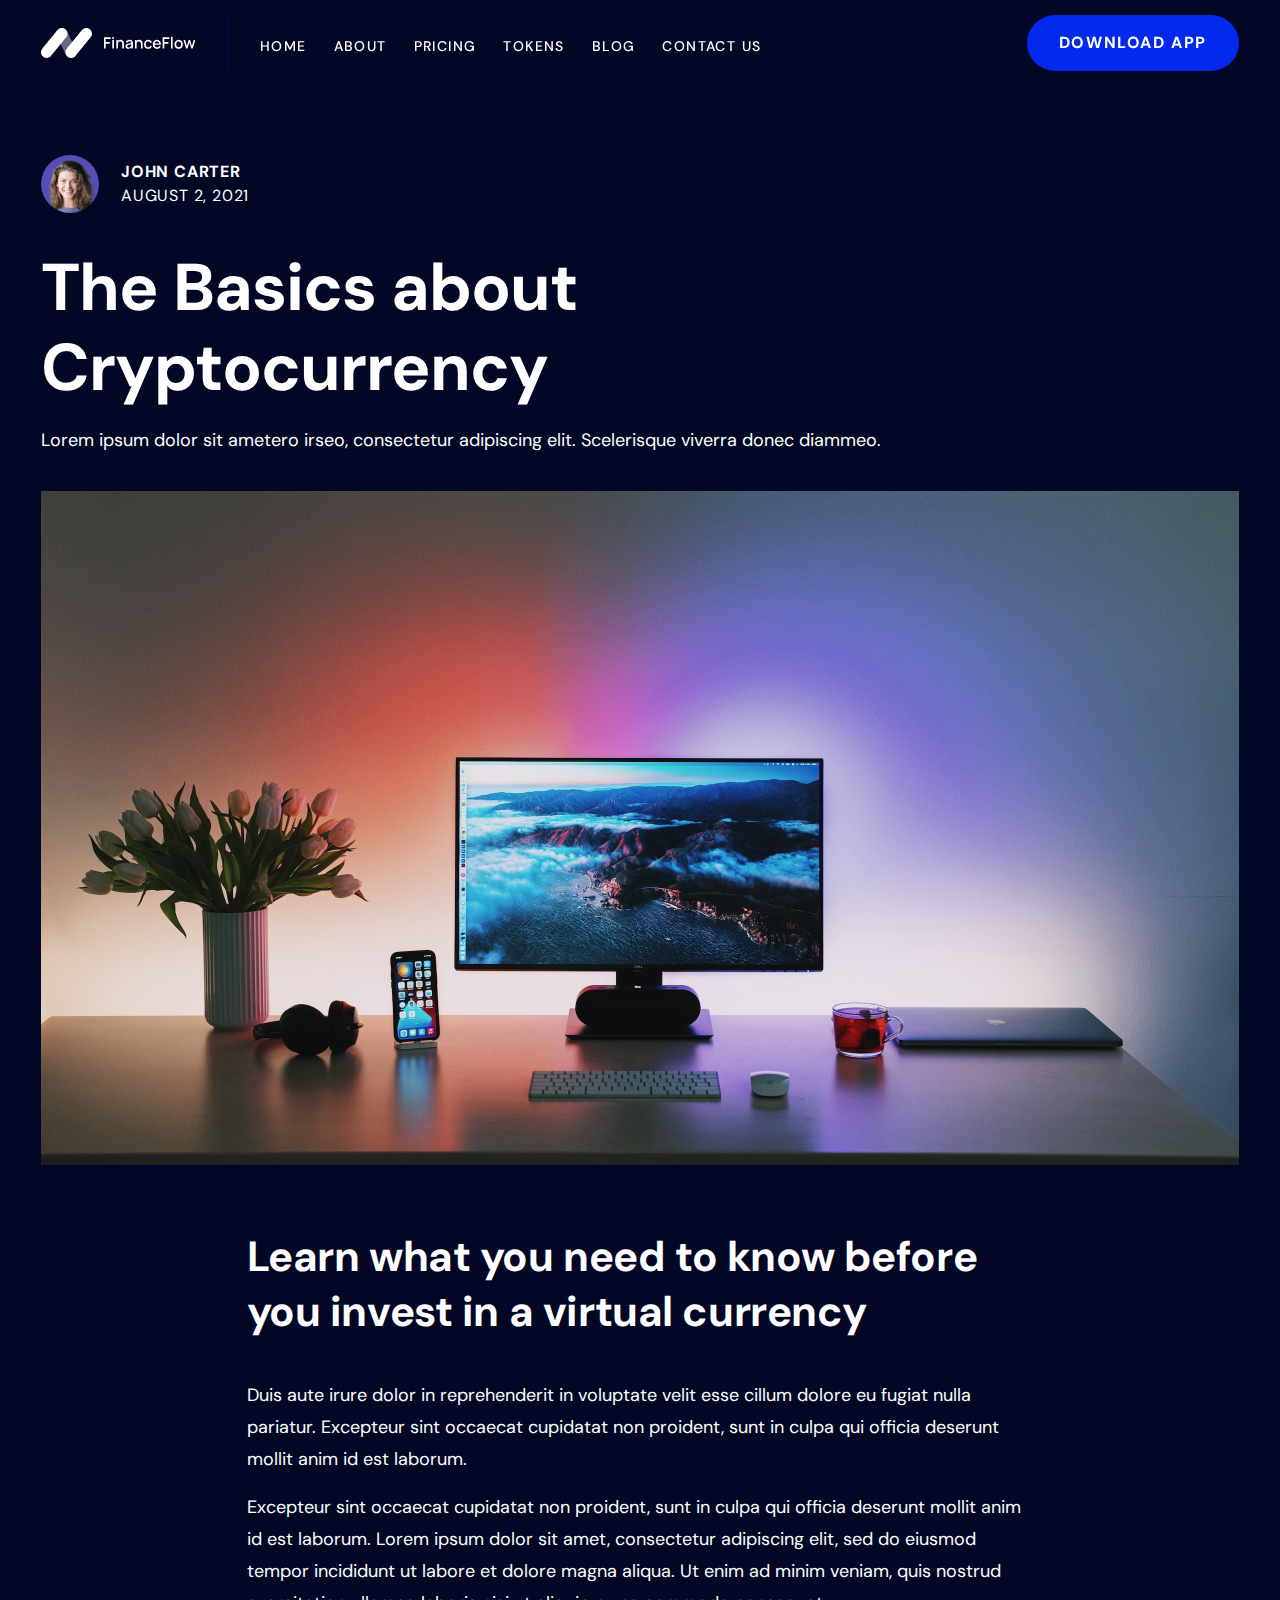
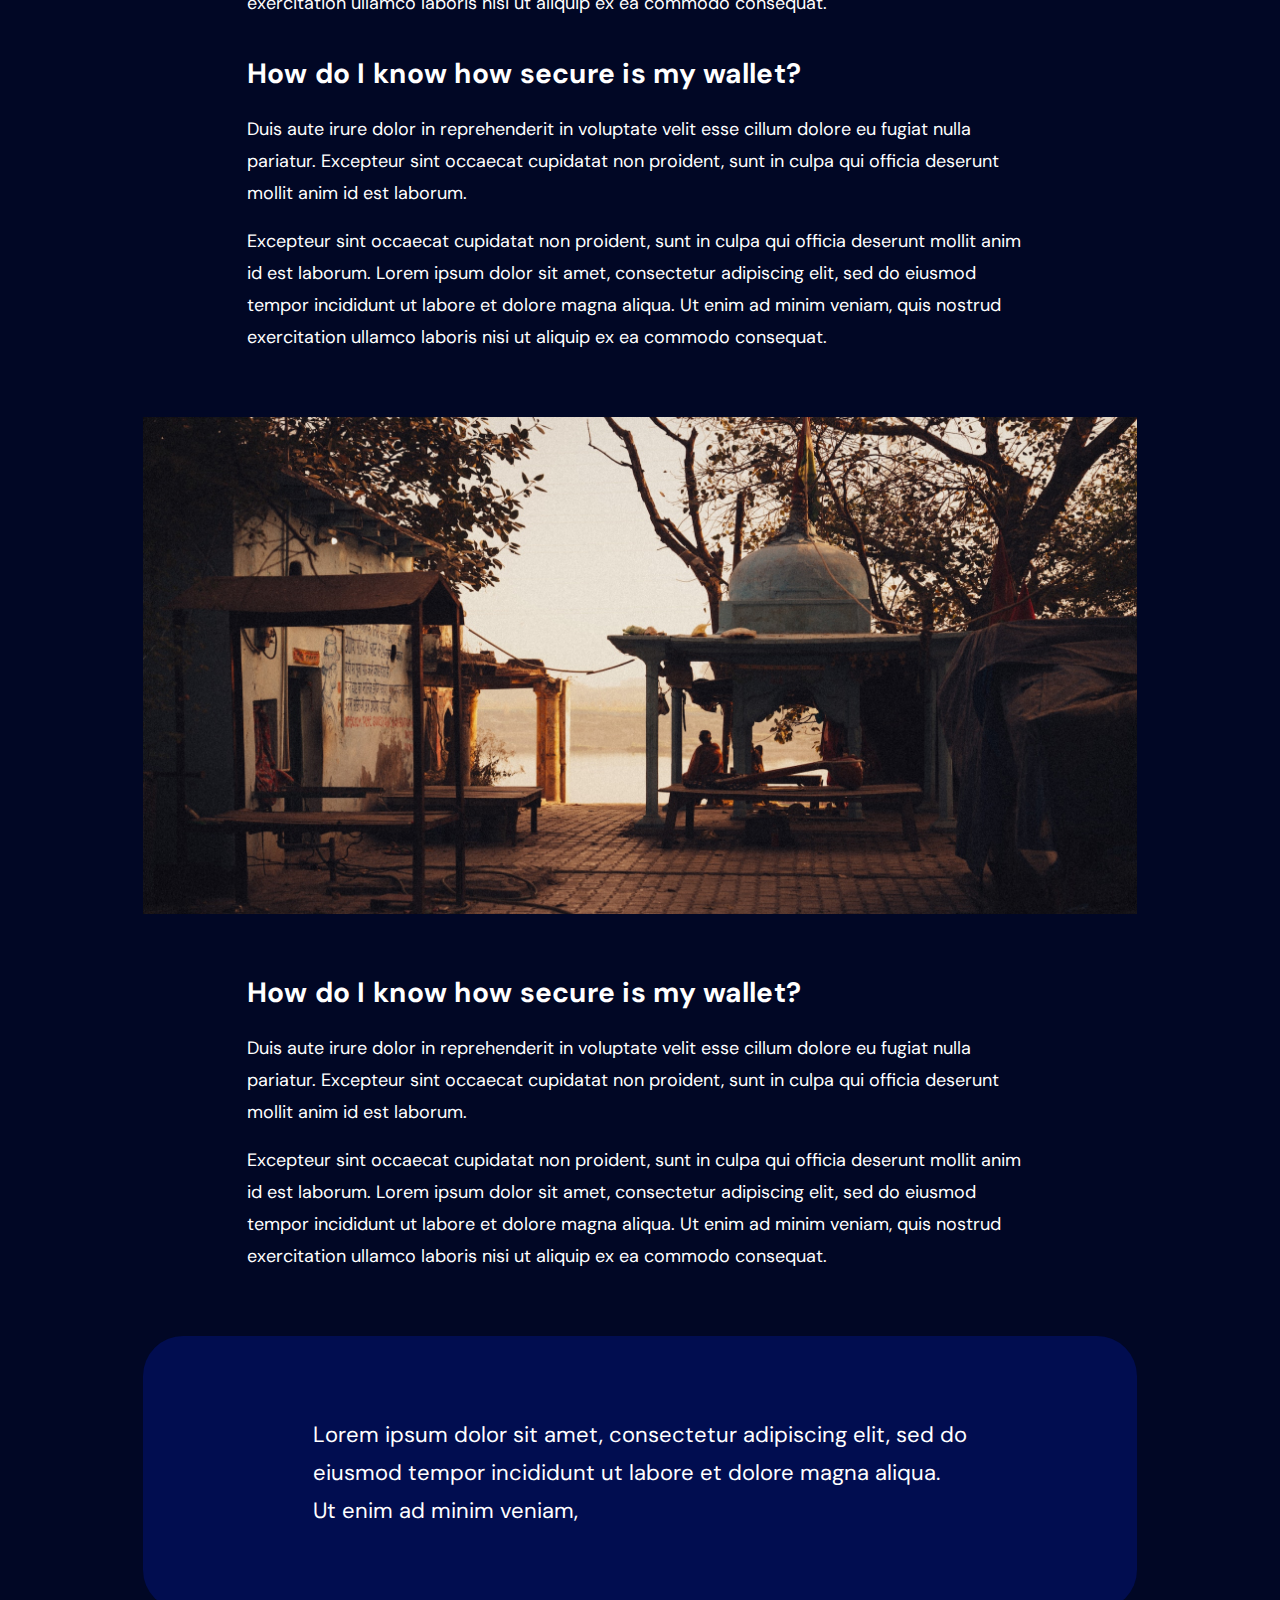
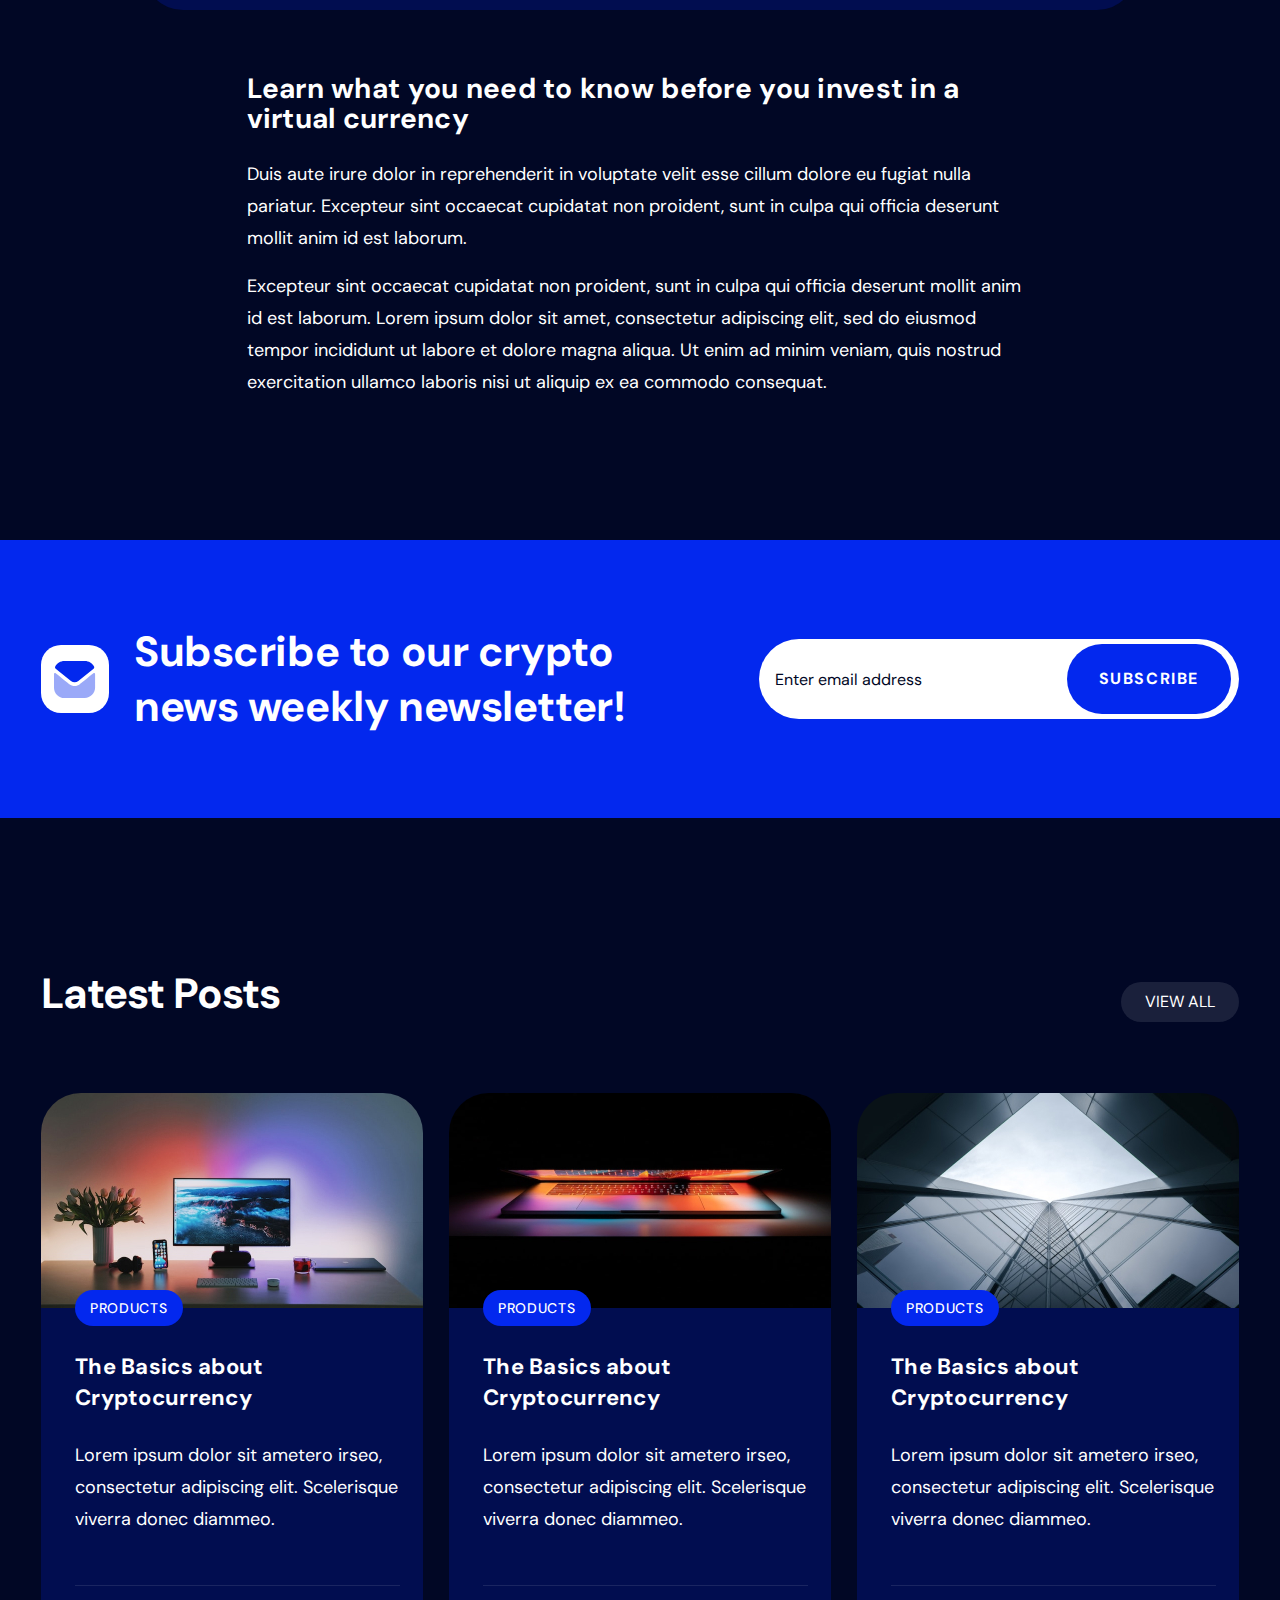
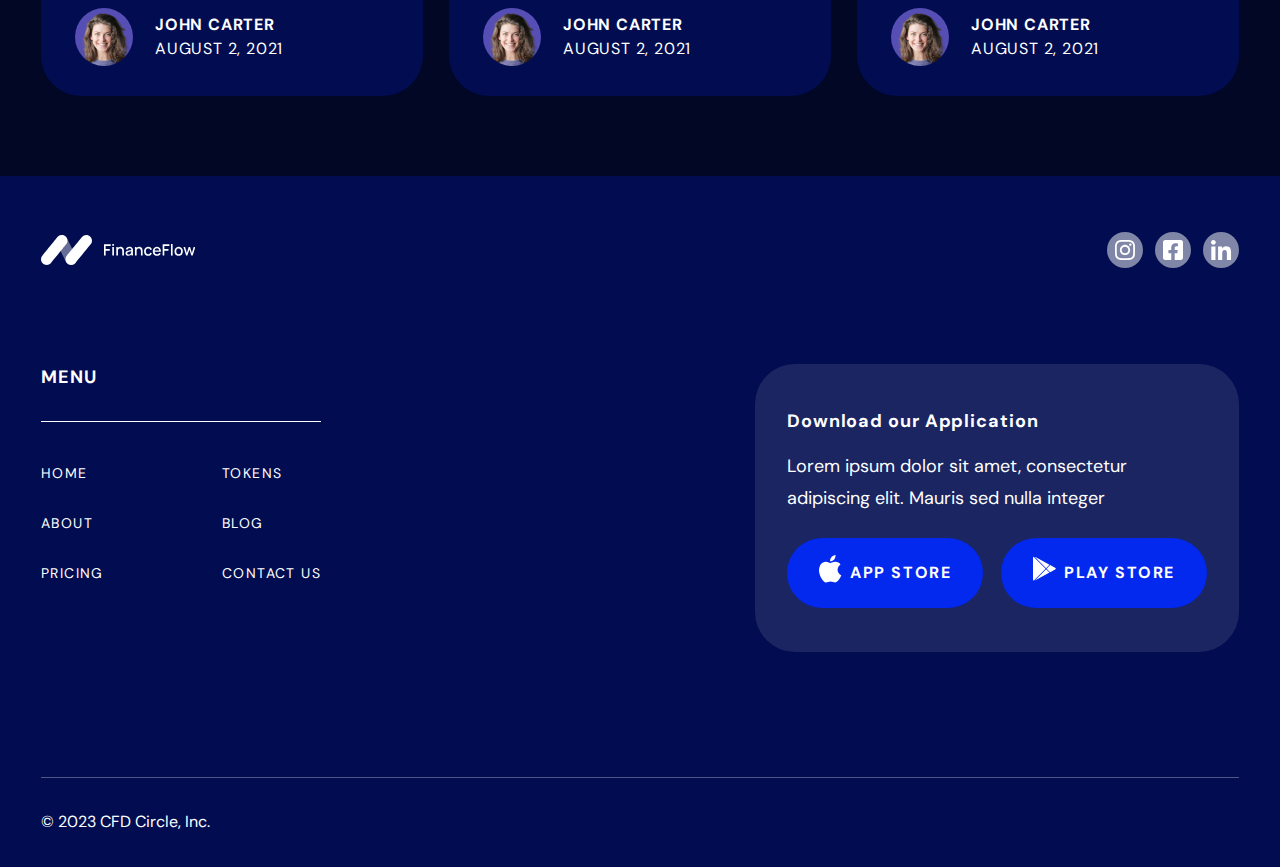
<file: blogpost.html>
<!DOCTYPE html>
<html>
  <head>
    <meta charset="UTF-8" />
    <meta
      name="viewport"
      content="width=device-width, initial-scale=1.0 , maximum-scale=1.0, user-scalable=0"
    />
    <meta http-equiv="X-UA-Compatible" content="IE=edge,chrome=1" />
    <title>CFD Circle</title>

    <meta name="title" content="CFD Circle" />
    <meta name="description" content="" />
    <meta name="keyword" content="" />

    <link rel="canonical" href="https://cfdcircle.vn" />
    <link rel="icon" href="favicon.ico" />

    <!-- Meta Tag Facebook -->
    <meta property="og:locale" content="en" />
    <meta property="og:type" content="article" />
    <meta property="og:title" content="CFD Circle" />
    <meta property="og:description" content="" />
    <meta property="og:url" content="" />
    <meta property="og:site_name" content="CFD Circle" />
    <meta property="og:image" content="" />

    <!-- Meta Tag Twitter -->
    <meta name="twitter:card" content="" />
    <meta name="twitter:site" content="" />
    <meta name="twitter:title" content="" />
    <meta name="twitter:description" content="" />
    <meta name="twitter:image" content="" />

    <style>
      /* CSS Loading Here */
    </style>

    <link rel="stylesheet" href="dest/style.min.css" />
    <link rel="stylesheet" href="dest/fonts.css" />
  </head>

  <body class="blogpage">
    <header class="header">
      <div class="container">
        <div class="header__left">
          <a href="./" class="header__left-logo">
            <img src="./img/logo-header.svg" alt="FinanceFlow" />
          </a>
          <ul class="header__left-menu">
            <li><a href="./index.html">Home</a></li>
            <li><a href="./about.html">About</a></li>
            <li><a href="./pricing.html">Pricing</a></li>
            <li><a href="./tokens.html">Tokens</a></li>
            <li><a href="./blog.html">Blog</a></li>
            <li><a href="./contact.html">Contact Us</a></li>
          </ul>
        </div>
        <div class="header__right">
          <a href="#" class="btn --btnsmall">Download App</a>
          <div class="header__right-btnmoblie">
            <span></span>
            <span></span>
            <span></span>
          </div>
        </div>
      </div>
    </header>
    <nav class="nav-m">
      <ul class="container">
        <li><a href="./index.html">Home</a></li>
        <li><a href="./about.html">About</a></li>
        <li><a href="./pricing.html">Pricing</a></li>
        <li><a href="./tokens.html">Tokens</a></li>
        <li><a href="./blog.html">Blog</a></li>
        <li><a href="./contact.html">Contact Us</a></li>
        <li><a href="#" class="btn">Download App</a></li>
      </ul>
      <img src="./img/blur-m.png" alt="" class="blur" />
    </nav>
    <main class="main">
      <section class="blogpost">
        <div class="container">
          <div class="blogpost__main">
            <div class="author">
              <div class="author__avatar">
                <img src="./img/author.jpg" alt="" />
              </div>
              <div class="author__name">
                <p class="name">John carter</p>
                <p class="text">August 2, 2021</p>
              </div>
            </div>
            <div class="textbox">
              <h1 class="heading">
                The Basics about <br />
                Cryptocurrency
              </h1>
              <p class="desc">
                Lorem ipsum dolor sit ametero irseo, consectetur adipiscing
                elit. Scelerisque viverra donec diammeo.
              </p>
            </div>
            <img src="./img/blogpost.jpg" alt="" />
          </div>
          <div class="blogpost__detail">
            <h2>
              Learn what you need to know before you invest in a virtual
              currency
            </h2>
            <p>
              Duis aute irure dolor in reprehenderit in voluptate velit esse
              cillum dolore eu fugiat nulla pariatur. Excepteur sint occaecat
              cupidatat non proident, sunt in culpa qui officia deserunt mollit
              anim id est laborum.
            </p>
            <p>
              Excepteur sint occaecat cupidatat non proident, sunt in culpa qui
              officia deserunt mollit anim id est laborum. Lorem ipsum dolor sit
              amet, consectetur adipiscing elit, sed do eiusmod tempor
              incididunt ut labore et dolore magna aliqua. Ut enim ad minim
              veniam, quis nostrud exercitation ullamco laboris nisi ut aliquip
              ex ea commodo consequat.
            </p>
            <h3>How do I know how secure is my wallet?</h3>
            <p>
              Duis aute irure dolor in reprehenderit in voluptate velit esse
              cillum dolore eu fugiat nulla pariatur. Excepteur sint occaecat
              cupidatat non proident, sunt in culpa qui officia deserunt mollit
              anim id est laborum.
            </p>
            <p>
              Excepteur sint occaecat cupidatat non proident, sunt in culpa qui
              officia deserunt mollit anim id est laborum. Lorem ipsum dolor sit
              amet, consectetur adipiscing elit, sed do eiusmod tempor
              incididunt ut labore et dolore magna aliqua. Ut enim ad minim
              veniam, quis nostrud exercitation ullamco laboris nisi ut aliquip
              ex ea commodo consequat.
            </p>
            <img src="./img/blogpost-1.jpg" alt="" />
            <h3>How do I know how secure is my wallet?</h3>
            <p>
              Duis aute irure dolor in reprehenderit in voluptate velit esse
              cillum dolore eu fugiat nulla pariatur. Excepteur sint occaecat
              cupidatat non proident, sunt in culpa qui officia deserunt mollit
              anim id est laborum.
            </p>
            <p>
              Excepteur sint occaecat cupidatat non proident, sunt in culpa qui
              officia deserunt mollit anim id est laborum. Lorem ipsum dolor sit
              amet, consectetur adipiscing elit, sed do eiusmod tempor
              incididunt ut labore et dolore magna aliqua. Ut enim ad minim
              veniam, quis nostrud exercitation ullamco laboris nisi ut aliquip
              ex ea commodo consequat.
            </p>
            <div>
              Lorem ipsum dolor sit amet, consectetur adipiscing elit, sed do
              eiusmod tempor incididunt ut labore et dolore magna aliqua. Ut
              enim ad minim veniam,
            </div>
            <h3>
              Learn what you need to know before you invest in a virtual
              currency
            </h3>
            <p>
              Duis aute irure dolor in reprehenderit in voluptate velit esse
              cillum dolore eu fugiat nulla pariatur. Excepteur sint occaecat
              cupidatat non proident, sunt in culpa qui officia deserunt mollit
              anim id est laborum.
            </p>
            <p>
              Excepteur sint occaecat cupidatat non proident, sunt in culpa qui
              officia deserunt mollit anim id est laborum. Lorem ipsum dolor sit
              amet, consectetur adipiscing elit, sed do eiusmod tempor
              incididunt ut labore et dolore magna aliqua. Ut enim ad minim
              veniam, quis nostrud exercitation ullamco laboris nisi ut aliquip
              ex ea commodo consequat.
            </p>
          </div>
        </div>
      </section>
      <section class="scsub">
        <div class="container">
          <div class="scsub__content">
            <img src="./img/mail-icon.svg" alt="" />
            <h2 class="heading --h2">
              Subscribe to our crypto news weekly newsletter!
            </h2>
          </div>
          <div class="scsub__input">
            <input type="text" placeholder="Enter email address" />
            <a href="#" class="btn">Subscribe</a>
          </div>
        </div>
      </section>
      <section class="sclastpost">
        <div class="container">
          <div class="textbox --row">
            <h2 class="heading --h2">Latest Posts</h2>
            <div class="btngroup">
              <div class="btntab">VIEW ALL</div>
            </div>
          </div>
          <div class="postlist">
            <figure class="post">
              <a href="" class="post__img">
                <img src="./img/post.jpg" alt="" />
              </a>
              <div class="post__bottom">
                <div class="post__bottom-tag">Products</div>
                <h3 class="heading --h3">
                  <a href="">The Basics about Cryptocurrency</a>
                </h3>
                <p class="content">
                  Lorem ipsum dolor sit ametero irseo, consectetur adipiscing
                  elit. Scelerisque viverra donec diammeo.
                </p>
                <div class="author">
                  <div class="author__avatar">
                    <img src="./img/author.jpg" alt="" />
                  </div>
                  <div class="author__name">
                    <p class="name">John carter</p>
                    <p class="text">August 2, 2021</p>
                  </div>
                </div>
              </div>
            </figure>
            <figure class="post">
              <a href="" class="post__img">
                <img src="./img/post-1.jpg" alt="" />
              </a>
              <div class="post__bottom">
                <div class="post__bottom-tag">Products</div>
                <h3 class="heading --h3">
                  <a href="">The Basics about Cryptocurrency</a>
                </h3>
                <p class="content">
                  Lorem ipsum dolor sit ametero irseo, consectetur adipiscing
                  elit. Scelerisque viverra donec diammeo.
                </p>
                <div class="author">
                  <div class="author__avatar">
                    <img src="./img/author.jpg" alt="" />
                  </div>
                  <div class="author__name">
                    <p class="name">John carter</p>
                    <p class="text">August 2, 2021</p>
                  </div>
                </div>
              </div>
            </figure>
            <figure class="post">
              <a href="" class="post__img">
                <img src="./img/post-2.jpg" alt="" />
              </a>
              <div class="post__bottom">
                <div class="post__bottom-tag">Products</div>
                <h3 class="heading --h3">
                  <a href="">The Basics about Cryptocurrency</a>
                </h3>
                <p class="content">
                  Lorem ipsum dolor sit ametero irseo, consectetur adipiscing
                  elit. Scelerisque viverra donec diammeo.
                </p>
                <div class="author">
                  <div class="author__avatar">
                    <img src="./img/author.jpg" alt="" />
                  </div>
                  <div class="author__name">
                    <p class="name">John carter</p>
                    <p class="text">August 2, 2021</p>
                  </div>
                </div>
              </div>
            </figure>
          </div>
        </div>
      </section>
    </main>
    <footer class="footer">
      <div class="container">
        <div class="footer__top">
          <a href="./" class="footer__top-logo">
            <img src="./img/logo-header.svg" alt="FinanceFlow" />
          </a>
          <div class="footer__top-social">
            <a href="" target="_blank"
              ><img src="./img/insta-icon.svg" alt=""
            /></a>
            <a href="" target="_blank"
              ><img src="./img/facebook-icon.svg" alt=""
            /></a>
            <a href="" target="_blank"
              ><img src="./img/linkedin-icon.svg" alt=""
            /></a>
          </div>
        </div>
        <div class="footer__center">
          <div class="footer__center-menu">
            <p>menu</p>
            <div class="menu">
              <ul class="menu__list">
                <li><a href="./">Home</a></li>
                <li><a href="./about.html">About</a></li>
                <li><a href="./pricing.html">Pricing</a></li>
              </ul>
              <ul class="menu__list">
                <li><a href="./tokens.html">Tokens</a></li>
                <li><a href="./blog.html">Blog</a></li>
                <li><a href="./contact.html">contact us</a></li>
              </ul>
            </div>
          </div>
          <div class="footer__center-box">
            <div class="textbox">
              <h2 class="heading">Download our Application</h2>
              <p class="desc">
                Lorem ipsum dolor sit amet, consectetur adipiscing elit. Mauris
                sed nulla integer
              </p>
              <div class="groupbtn">
                <a href="#" class="btn">
                  <img src="./img/appstrore-icon.svg" alt="" />App Store
                </a>
                <a href="#" class="btn">
                  <img src="./img/playstore-icon.svg" alt="" />PLAY STORE
                </a>
              </div>
            </div>
          </div>
        </div>
        <p class="footer__copyright">© 2023 CFD Circle, Inc.</p>
      </div>
    </footer>

    <!-- Javascript -->
    <script type="text/javascript" src="dest/jsmain.min.js"></script>
    <script type="text/javascript" src="dest/main.js"></script>
  </body>
</html>
</file>
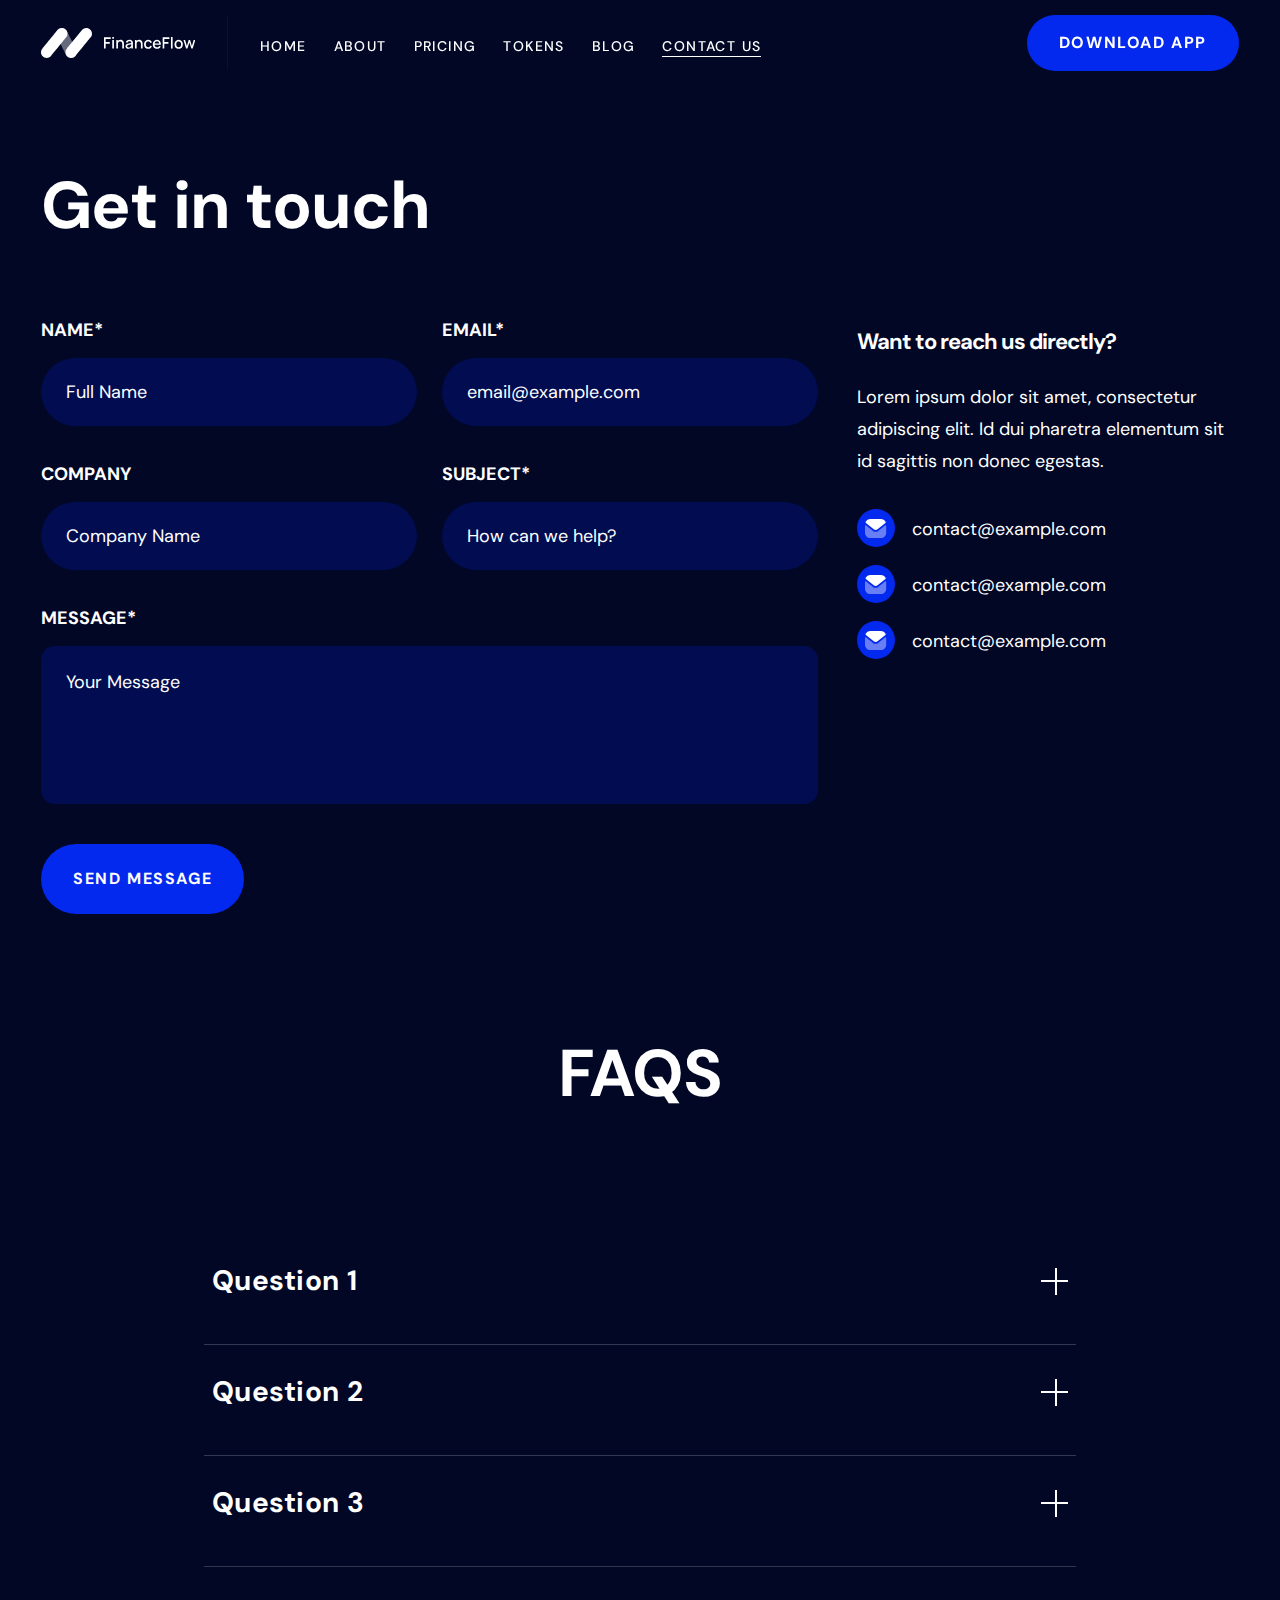
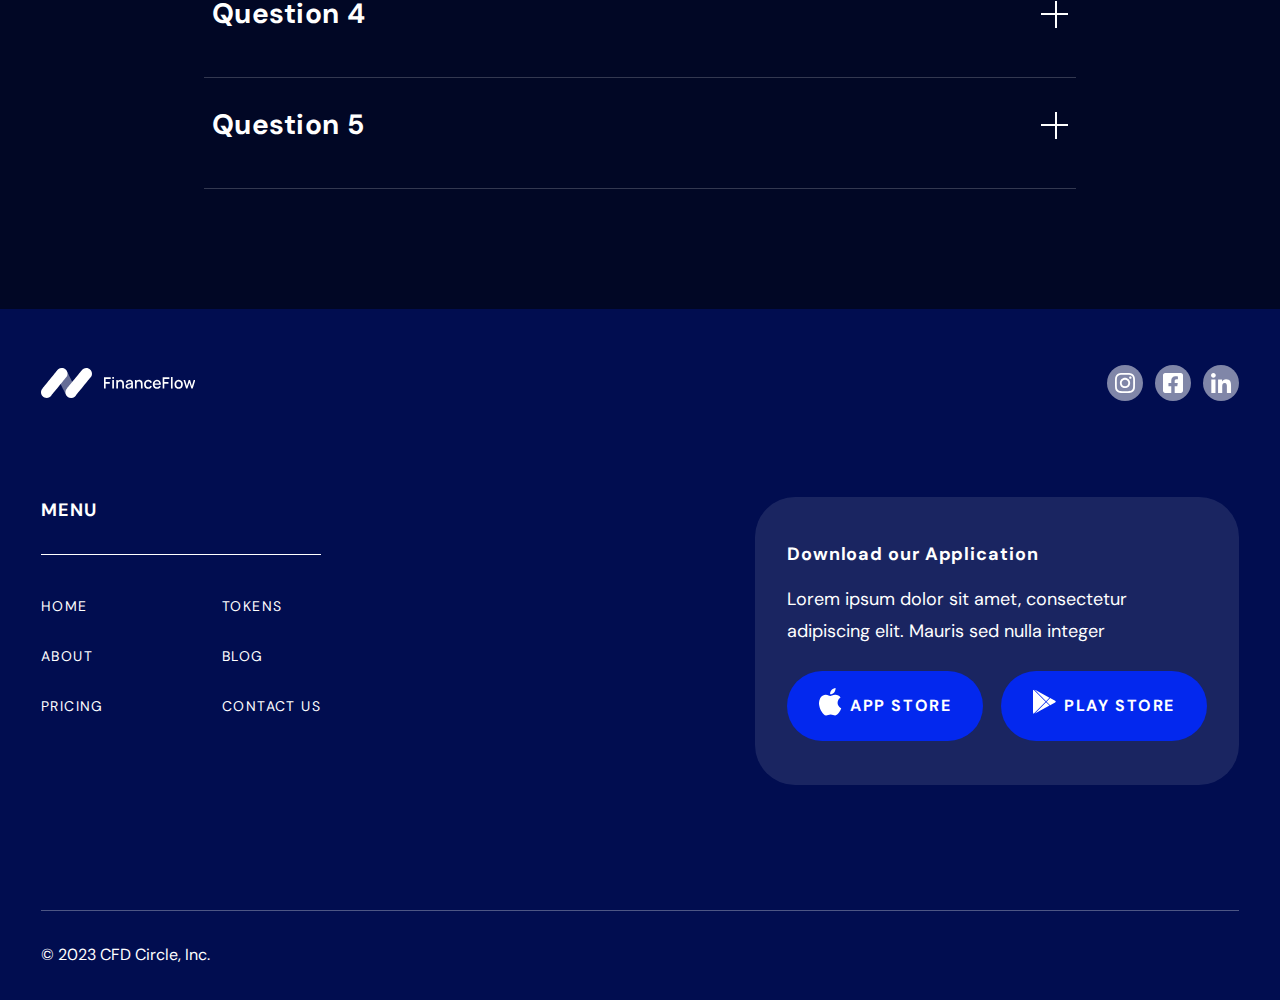
<file: contact.html>
<!DOCTYPE html>
<html>
  <head>
    <meta charset="UTF-8" />
    <meta
      name="viewport"
      content="width=device-width, initial-scale=1.0 , maximum-scale=1.0, user-scalable=0"
    />
    <meta http-equiv="X-UA-Compatible" content="IE=edge,chrome=1" />
    <title>CFD Circle</title>

    <meta name="title" content="CFD Circle" />
    <meta name="description" content="" />
    <meta name="keyword" content="" />

    <link rel="canonical" href="https://cfdcircle.vn" />
    <link rel="icon" href="favicon.ico" />

    <!-- Meta Tag Facebook -->
    <meta property="og:locale" content="en" />
    <meta property="og:type" content="article" />
    <meta property="og:title" content="CFD Circle" />
    <meta property="og:description" content="" />
    <meta property="og:url" content="" />
    <meta property="og:site_name" content="CFD Circle" />
    <meta property="og:image" content="" />

    <!-- Meta Tag Twitter -->
    <meta name="twitter:card" content="" />
    <meta name="twitter:site" content="" />
    <meta name="twitter:title" content="" />
    <meta name="twitter:description" content="" />
    <meta name="twitter:image" content="" />

    <style>
      /* CSS Loading Here */
    </style>

    <link rel="stylesheet" href="dest/style.min.css" />
    <link rel="stylesheet" href="dest/fonts.css" />
  </head>

  <body class="blogpage">
    <header class="header">
      <div class="container">
        <div class="header__left">
          <a href="./" class="header__left-logo">
            <img src="./img/logo-header.svg" alt="FinanceFlow" />
          </a>
          <ul class="header__left-menu">
            <li><a href="./index.html">Home</a></li>
            <li><a href="./about.html">About</a></li>
            <li><a href="./pricing.html">Pricing</a></li>
            <li><a href="./tokens.html">Tokens</a></li>
            <li><a href="./blog.html">Blog</a></li>
            <li><a href="./contact.html" class="--active">Contact Us</a></li>
          </ul>
        </div>
        <div class="header__right">
          <a href="#" class="btn --btnsmall">Download App</a>
          <div class="header__right-btnmoblie">
            <span></span>
            <span></span>
            <span></span>
          </div>
        </div>
      </div>
    </header>
    <nav class="nav-m">
      <ul class="container">
        <li><a href="./index.html">Home</a></li>
        <li><a href="./about.html">About</a></li>
        <li><a href="./pricing.html">Pricing</a></li>
        <li><a href="./tokens.html">Tokens</a></li>
        <li><a href="./blog.html">Blog</a></li>
        <li><a href="./contact.html" class="--active">Contact Us</a></li>
        <li><a href="#" class="btn">Download App</a></li>
      </ul>
      <img src="./img/blur-m.png" alt="" class="blur" />
    </nav>
    <main class="main">
      <section class="sccontacthome">
        <div class="container">
          <div class="textbox --row">
            <h1 class="heading">Get in touch</h1>
          </div>
        </div>
      </section>
      <section class="scinfo">
        <div class="container">
          <form action="" class="groupinfo" autocomplete="off" method="POST">
            <div class="formgroup">
              <label for="name">Name*</label>
              <input type="text" id="name" placeholder="Full Name" />
              <span></span>
            </div>
            <div class="formgroup">
              <label for="email">Email*</label>
              <input type="text" id="email" placeholder="email@example.com" />
              <span></span>
            </div>
            <div class="formgroup">
              <label for="company">Company</label>
              <input type="text" id="company" placeholder="Company Name" />
              <span></span>
            </div>
            <div class="formgroup">
              <label for="subject">Subject*</label>
              <input type="text" id="subject" placeholder="How can we help?" />
              <span></span>
            </div>
            <div class="formgroup">
              <label for="message">Message*</label>
              <textarea id="message" placeholder="Your Message"></textarea>
              <span></span>
            </div>
            <a href="#" class="btn">Send Message</a>
          </form>
          <div class="row__content">
            <div class="textbox">
              <h2 class="heading --h2">Want to reach us directly?</h2>
              <p class="desc">
                Lorem ipsum dolor sit amet, consectetur adipiscing elit. Id dui
                pharetra elementum sit id sagittis non donec egestas.
              </p>
              <div class="feature">
                <div class="feature__row">
                  <img src="./img/mail-icon-contact.svg" alt="" />
                  <span>contact@example.com</span>
                </div>
                <div class="feature__row">
                  <img src="./img/mail-icon-contact.svg" alt="" />
                  <span>contact@example.com</span>
                </div>
                <div class="feature__row">
                  <img src="./img/mail-icon-contact.svg" alt="" />
                  <span>contact@example.com</span>
                </div>
              </div>
            </div>
          </div>
        </div>
      </section>
      <section class="scfaq">
        <div class="container">
          <div class="textbox">
            <h2 class="heading">FAQS</h2>
          </div>
          <div class="scfaq__row">
            <div class="scfaq__row-question">
              <p class="title">Question 1</p>
              <span></span>
            </div>
            <p class="scfaq__row-answer">
              Lorem ipsum dolor sit amet, consectetur adipiscing elit. Id dui
              pharetra elementum sit id sagittis non donec egestas.
            </p>
          </div>
          <div class="scfaq__row">
            <div class="scfaq__row-question">
              <p class="title">Question 2</p>
              <span></span>
            </div>
            <p class="scfaq__row-answer">
              Lorem ipsum dolor sit amet, consectetur adipiscing elit. Id dui
              pharetra elementum sit id sagittis non donec egestas.
            </p>
          </div>
          <div class="scfaq__row">
            <div class="scfaq__row-question">
              <p class="title">Question 3</p>
              <span></span>
            </div>
            <p class="scfaq__row-answer">
              Lorem ipsum dolor sit amet, consectetur adipiscing elit. Id dui
              pharetra elementum sit id sagittis non donec egestas.
            </p>
          </div>
          <div class="scfaq__row">
            <div class="scfaq__row-question">
              <p class="title">Question 4</p>
              <span></span>
            </div>
            <p class="scfaq__row-answer">
              Lorem ipsum dolor sit amet, consectetur adipiscing elit. Id dui
              pharetra elementum sit id sagittis non donec egestas.
            </p>
          </div>
          <div class="scfaq__row">
            <div class="scfaq__row-question">
              <p class="title">Question 5</p>
              <span></span>
            </div>
            <p class="scfaq__row-answer">
              Lorem ipsum dolor sit amet, consectetur adipiscing elit. Id dui
              pharetra elementum sit id sagittis non donec egestas.
            </p>
          </div>
        </div>
      </section>
    </main>
    <footer class="footer">
      <div class="container">
        <div class="footer__top">
          <a href="./" class="footer__top-logo">
            <img src="./img/logo-header.svg" alt="FinanceFlow" />
          </a>
          <div class="footer__top-social">
            <a href="" target="_blank"
              ><img src="./img/insta-icon.svg" alt=""
            /></a>
            <a href="" target="_blank"
              ><img src="./img/facebook-icon.svg" alt=""
            /></a>
            <a href="" target="_blank"
              ><img src="./img/linkedin-icon.svg" alt=""
            /></a>
          </div>
        </div>
        <div class="footer__center">
          <div class="footer__center-menu">
            <p>menu</p>
            <div class="menu">
              <ul class="menu__list">
                <li><a href="./">Home</a></li>
                <li><a href="./about.html">About</a></li>
                <li><a href="./pricing.html">Pricing</a></li>
              </ul>
              <ul class="menu__list">
                <li><a href="./tokens.html">Tokens</a></li>
                <li><a href="./blog.html">Blog</a></li>
                <li><a href="./contact.html">contact us</a></li>
              </ul>
            </div>
          </div>
          <div class="footer__center-box">
            <div class="textbox">
              <h2 class="heading">Download our Application</h2>
              <p class="desc">
                Lorem ipsum dolor sit amet, consectetur adipiscing elit. Mauris
                sed nulla integer
              </p>
              <div class="groupbtn">
                <a href="#" class="btn">
                  <img src="./img/appstrore-icon.svg" alt="" />App Store
                </a>
                <a href="#" class="btn">
                  <img src="./img/playstore-icon.svg" alt="" />PLAY STORE
                </a>
              </div>
            </div>
          </div>
        </div>
        <p class="footer__copyright">© 2023 CFD Circle, Inc.</p>
      </div>
    </footer>

    <!-- Javascript -->
    <script type="text/javascript" src="dest/jsmain.min.js"></script>
    <script type="text/javascript" src="dest/main.js"></script>
  </body>
</html>
</file>
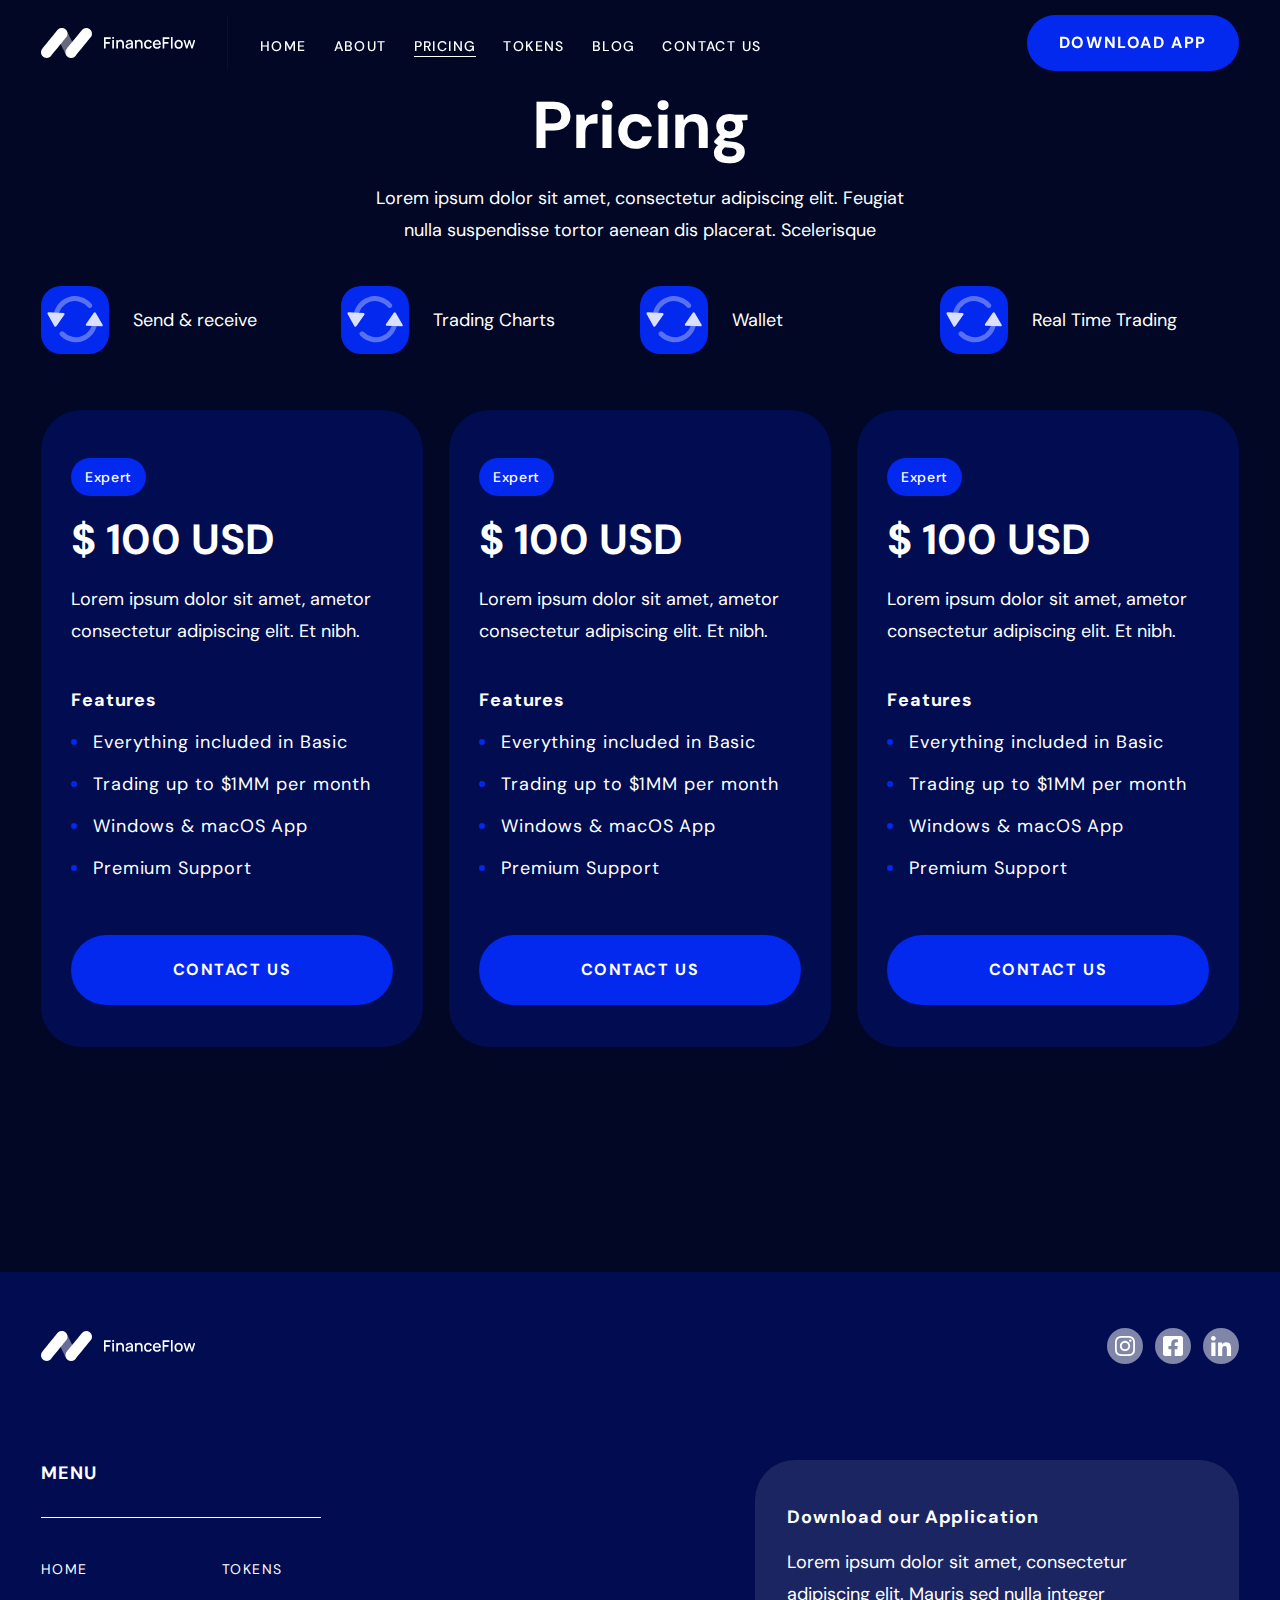
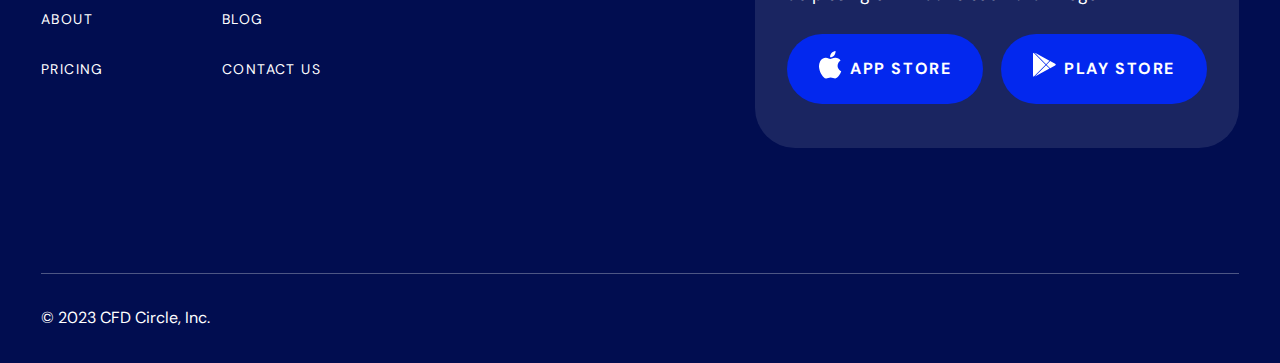
<file: pricing.html>
<!DOCTYPE html>
<html>
  <head>
    <meta charset="UTF-8" />
    <meta
      name="viewport"
      content="width=device-width, initial-scale=1.0 , maximum-scale=1.0, user-scalable=0"
    />
    <meta http-equiv="X-UA-Compatible" content="IE=edge,chrome=1" />
    <title>CFD Circle</title>

    <meta name="title" content="CFD Circle" />
    <meta name="description" content="" />
    <meta name="keyword" content="" />

    <link rel="canonical" href="https://cfdcircle.vn" />
    <link rel="icon" href="favicon.ico" />

    <!-- Meta Tag Facebook -->
    <meta property="og:locale" content="en" />
    <meta property="og:type" content="article" />
    <meta property="og:title" content="CFD Circle" />
    <meta property="og:description" content="" />
    <meta property="og:url" content="" />
    <meta property="og:site_name" content="CFD Circle" />
    <meta property="og:image" content="" />

    <!-- Meta Tag Twitter -->
    <meta name="twitter:card" content="" />
    <meta name="twitter:site" content="" />
    <meta name="twitter:title" content="" />
    <meta name="twitter:description" content="" />
    <meta name="twitter:image" content="" />

    <style>
      /* CSS Loading Here */
    </style>

    <link rel="stylesheet" href="dest/style.min.css" />
    <link rel="stylesheet" href="dest/fonts.css" />
  </head>

  <body class="pricingpage">
    <header class="header">
      <div class="container">
        <div class="header__left">
          <a href="./" class="header__left-logo">
            <img src="./img/logo-header.svg" alt="FinanceFlow" />
          </a>
          <ul class="header__left-menu">
            <li><a href="./index.html">Home</a></li>
            <li><a href="./about.html">About</a></li>
            <li><a href="./pricing.html" class="--active">Pricing</a></li>
            <li><a href="./tokens.html">Tokens</a></li>
            <li><a href="./blog.html">Blog</a></li>
            <li><a href="./contact.html">Contact Us</a></li>
          </ul>
        </div>
        <div class="header__right">
          <a href="http://appstore.com/apple" class="btn --btnsmall"
            >Download App</a
          >
          <div class="header__right-btnmoblie">
            <span></span>
            <span></span>
            <span></span>
          </div>
        </div>
      </div>
    </header>
    <nav class="nav-m">
      <ul class="container">
        <li><a href="./index.html">Home</a></li>
        <li><a href="./about.html">About</a></li>
        <li><a href="./pricing.html" class="--active">Pricing</a></li>
        <li><a href="./tokens.html">Tokens</a></li>
        <li><a href="./blog.html">Blog</a></li>
        <li><a href="./contact.html">Contact Us</a></li>
        <li>
          <a href="http://appstore.com/apple" class="btn">Download App</a>
        </li>
      </ul>
      <img src="./img/blur-m.png" alt="" class="blur" />
    </nav>
    <main class="main">
      <section class="scpricinghome">
        <div class="container">
          <div class="textbox --center">
            <h1 class="heading">Pricing</h1>
            <p class="desc">
              Lorem ipsum dolor sit amet, consectetur adipiscing elit. Feugiat
              nulla suspendisse tortor aenean dis placerat. Scelerisque
            </p>
          </div>
        </div>
      </section>
      <section class="sclistcard">
        <div class="container">
          <div class="card">
            <p>
              <img src="./img/synchronized-icon.svg" alt="" />Send & receive
            </p>
          </div>
          <div class="card">
            <p>
              <img src="./img/synchronized-icon.svg" alt="" />Trading Charts
            </p>
          </div>
          <div class="card">
            <p><img src="./img/synchronized-icon.svg" alt="" />Wallet</p>
          </div>
          <div class="card">
            <p>
              <img src="./img/synchronized-icon.svg" alt="" />Real Time Trading
            </p>
          </div>
        </div>
      </section>
      <section class="scpricecard">
        <div class="container">
          <div class="scpricecard__card">
            <div class="btntag">Expert</div>
            <p class="scpricecard__card-price --h2">$ 100 USD</p>
            <p class="scpricecard__card-title">
              Lorem ipsum dolor sit amet, ametor consectetur adipiscing elit. Et
              nibh.
            </p>
            <ul class="scpricecard__card-features --label">
              Features
              <li>Everything included in Basic</li>
              <li>Trading up to $1MM per month</li>
              <li>Windows & macOS App</li>
              <li>Premium Support</li>
            </ul>
            <a href="./contact.html" class="btn">contact us</a>
          </div>
          <div class="scpricecard__card">
            <div class="btntag">Expert</div>
            <p class="scpricecard__card-price --h2">$ 100 USD</p>
            <p class="scpricecard__card-title">
              Lorem ipsum dolor sit amet, ametor consectetur adipiscing elit. Et
              nibh.
            </p>
            <ul class="scpricecard__card-features --label">
              Features
              <li>Everything included in Basic</li>
              <li>Trading up to $1MM per month</li>
              <li>Windows & macOS App</li>
              <li>Premium Support</li>
            </ul>
            <a href="./contact.html" class="btn">contact us</a>
          </div>
          <div class="scpricecard__card">
            <div class="btntag">Expert</div>
            <p class="scpricecard__card-price --h2">$ 100 USD</p>
            <p class="scpricecard__card-title">
              Lorem ipsum dolor sit amet, ametor consectetur adipiscing elit. Et
              nibh.
            </p>
            <ul class="scpricecard__card-features --label">
              Features
              <li>Everything included in Basic</li>
              <li>Trading up to $1MM per month</li>
              <li>Windows & macOS App</li>
              <li>Premium Support</li>
            </ul>
            <a href="./contact.html" class="btn">contact us</a>
          </div>
        </div>
      </section>
    </main>
    <footer class="footer">
      <div class="container">
        <div class="footer__top">
          <a href="./" class="footer__top-logo">
            <img src="./img/logo-header.svg" alt="FinanceFlow" />
          </a>
          <div class="footer__top-social">
            <a href="" target="_blank"
              ><img src="./img/insta-icon.svg" alt=""
            /></a>
            <a href="" target="_blank"
              ><img src="./img/facebook-icon.svg" alt=""
            /></a>
            <a href="" target="_blank"
              ><img src="./img/linkedin-icon.svg" alt=""
            /></a>
          </div>
        </div>
        <div class="footer__center">
          <div class="footer__center-menu">
            <p>menu</p>
            <div class="menu">
              <ul class="menu__list">
                <li><a href="./">Home</a></li>
                <li><a href="./about.html">About</a></li>
                <li><a href="./pricing.html">Pricing</a></li>
              </ul>
              <ul class="menu__list">
                <li><a href="./tokens.html">Tokens</a></li>
                <li><a href="./blog.html">Blog</a></li>
                <li><a href="./contact.html">contact us</a></li>
              </ul>
            </div>
          </div>
          <div class="footer__center-box">
            <div class="textbox">
              <h2 class="heading">Download our Application</h2>
              <p class="desc">
                Lorem ipsum dolor sit amet, consectetur adipiscing elit. Mauris
                sed nulla integer
              </p>
              <div class="groupbtn">
                <a href="http://appstore.com/apple" class="btn">
                  <img src="./img/appstrore-icon.svg" alt="" />App Store
                </a>
                <a href="http://appstore.com/apple" class="btn">
                  <img src="./img/playstore-icon.svg" alt="" />PLAY STORE
                </a>
              </div>
            </div>
          </div>
        </div>
        <p class="footer__copyright">© 2023 CFD Circle, Inc.</p>
      </div>
    </footer>

    <!-- Javascript -->
    <script type="text/javascript" src="dest/jsmain.min.js"></script>
    <script type="text/javascript" src="dest/main.js"></script>
  </body>
</html>
</file>
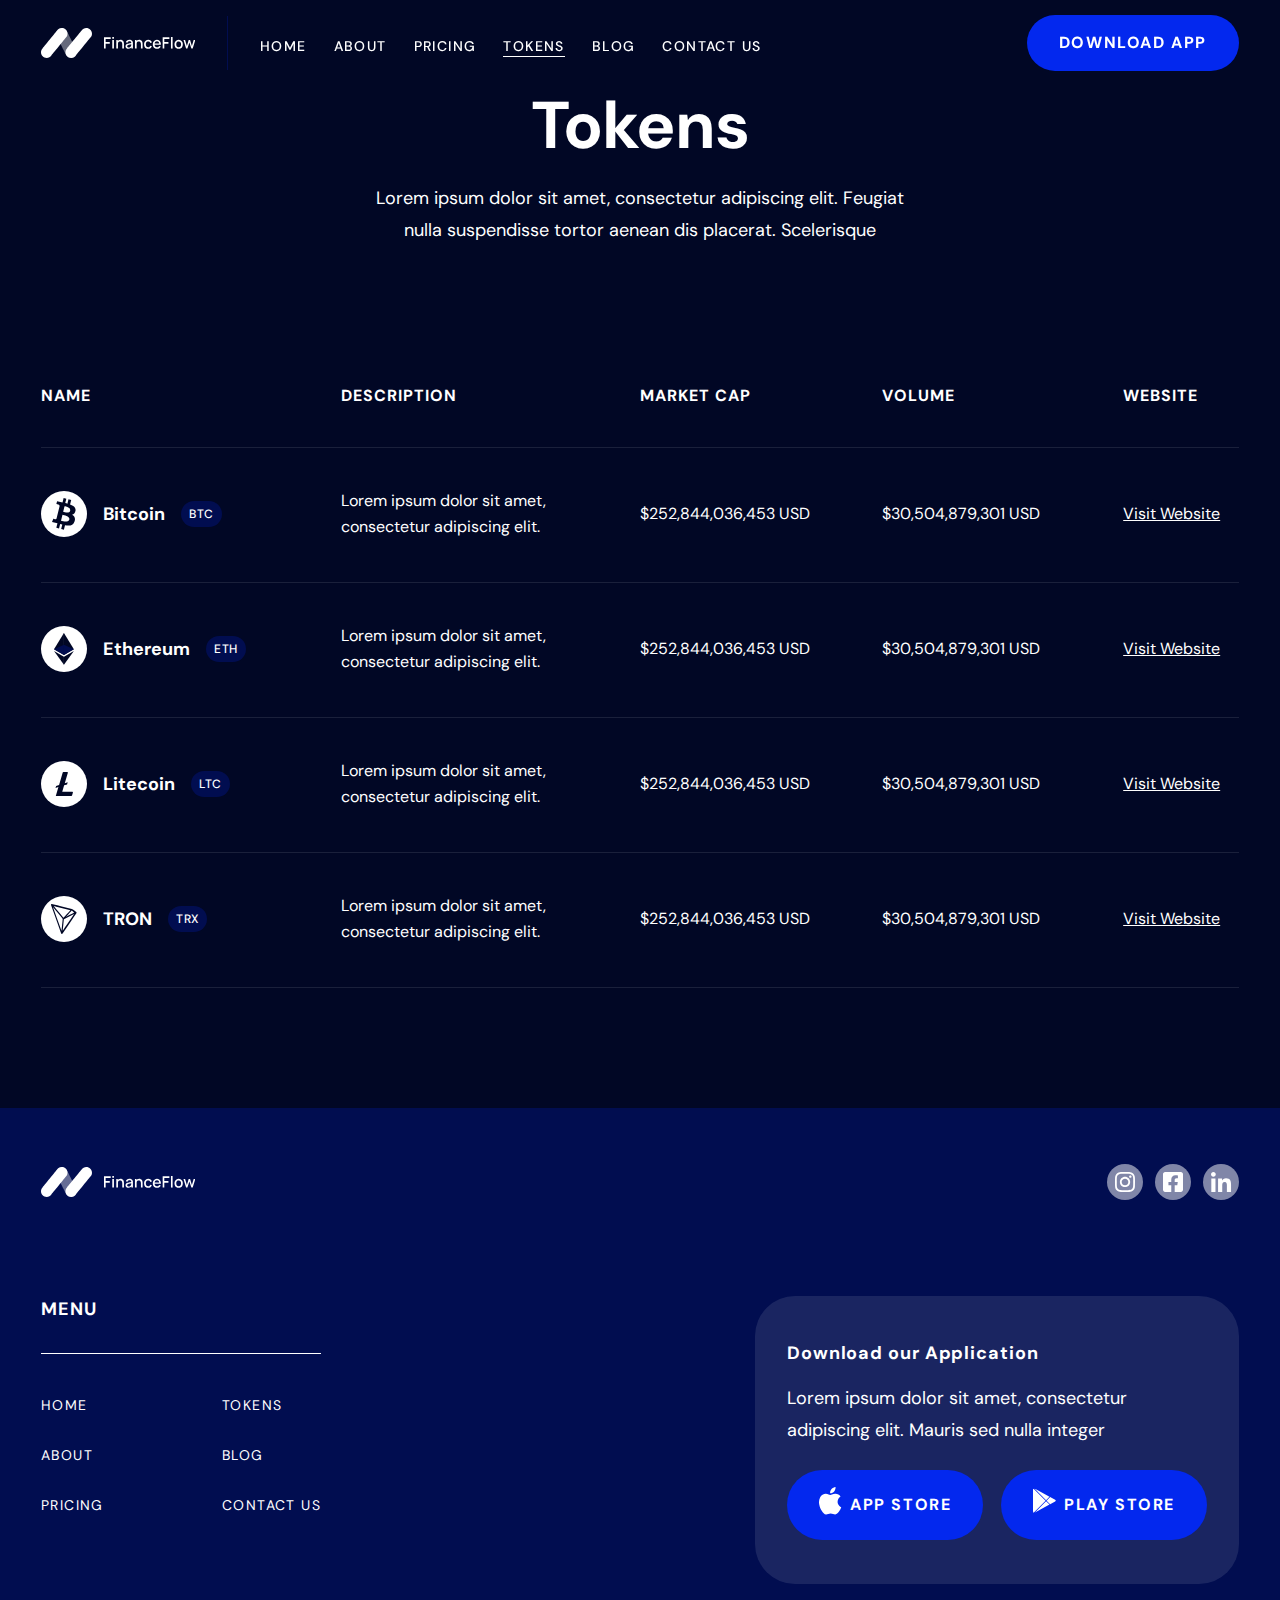
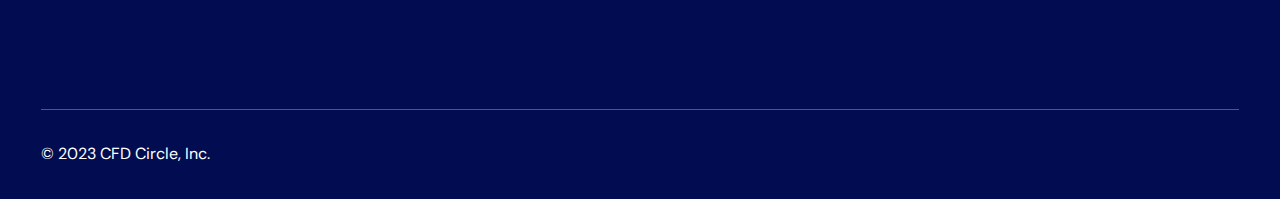
<file: tokens.html>
<!DOCTYPE html>
<html>
  <head>
    <meta charset="UTF-8" />
    <meta
      name="viewport"
      content="width=device-width, initial-scale=1.0 , maximum-scale=1.0, user-scalable=0"
    />
    <meta http-equiv="X-UA-Compatible" content="IE=edge,chrome=1" />
    <title>CFD Circle</title>

    <meta name="title" content="CFD Circle" />
    <meta name="description" content="" />
    <meta name="keyword" content="" />

    <link rel="canonical" href="https://cfdcircle.vn" />
    <link rel="icon" href="favicon.ico" />

    <!-- Meta Tag Facebook -->
    <meta property="og:locale" content="en" />
    <meta property="og:type" content="article" />
    <meta property="og:title" content="CFD Circle" />
    <meta property="og:description" content="" />
    <meta property="og:url" content="" />
    <meta property="og:site_name" content="CFD Circle" />
    <meta property="og:image" content="" />

    <!-- Meta Tag Twitter -->
    <meta name="twitter:card" content="" />
    <meta name="twitter:site" content="" />
    <meta name="twitter:title" content="" />
    <meta name="twitter:description" content="" />
    <meta name="twitter:image" content="" />

    <style>
      /* CSS Loading Here */
    </style>

    <link rel="stylesheet" href="dest/style.min.css" />
    <link rel="stylesheet" href="dest/fonts.css" />
  </head>

  <body class="tokenspage">
    <header class="header">
      <div class="container">
        <div class="header__left">
          <a href="./" class="header__left-logo">
            <img src="./img/logo-header.svg" alt="FinanceFlow" />
          </a>
          <ul class="header__left-menu">
            <li><a href="./index.html">Home</a></li>
            <li><a href="./about.html">About</a></li>
            <li><a href="./pricing.html">Pricing</a></li>
            <li><a href="./tokens.html" class="--active">Tokens</a></li>
            <li><a href="./blog.html">Blog</a></li>
            <li><a href="./contact.html">Contact Us</a></li>
          </ul>
        </div>
        <div class="header__right">
          <a href="http://appstore.com/apple" class="btn --btnsmall"
            >Download App</a
          >
          <div class="header__right-btnmoblie">
            <span></span>
            <span></span>
            <span></span>
          </div>
        </div>
      </div>
    </header>
    <nav class="nav-m">
      <ul class="container">
        <li><a href="./index.html">Home</a></li>
        <li><a href="./about.html">About</a></li>
        <li><a href="./pricing.html">Pricing</a></li>
        <li><a href="./tokens.html" class="--active">Tokens</a></li>
        <li><a href="./blog.html">Blog</a></li>
        <li><a href="./contact.html">Contact Us</a></li>
        <li>
          <a href="http://appstore.com/apple" class="btn">Download App</a>
        </li>
      </ul>
      <img src="./img/blur-m.png" alt="" class="blur" />
    </nav>
    <main class="main">
      <section class="sctokenshome">
        <div class="container">
          <div class="textbox --center">
            <h1 class="heading">Tokens</h1>
            <p class="desc">
              Lorem ipsum dolor sit amet, consectetur adipiscing elit. Feugiat
              nulla suspendisse tortor aenean dis placerat. Scelerisque
            </p>
          </div>
        </div>
      </section>
      <section class="sctokentable">
        <div class="container">
          <div class="table">
            <div class="tablerow --tableheader">
              <div class="cell">Name</div>
              <div class="cell">Description</div>
              <div class="cell">Market Cap</div>
              <div class="cell">Volume</div>
              <div class="cell">Website</div>
            </div>
            <div class="tablerow">
              <div class="cell">
                <a href=""
                  ><img src="./img/bitcoin-icon.svg" alt="" />Bitcoin
                  <span class="btntag">BTC</span></a
                >
              </div>
              <div class="cell">
                Lorem ipsum dolor sit amet, consectetur adipiscing elit.
              </div>
              <div class="cell">$252,844,036,453 USD</div>
              <div class="cell">$30,504,879,301 USD</div>
              <div class="cell">
                <a href="https://cfdcircle.vn/" target="_blank"
                  >Visit Website</a
                >
              </div>
            </div>
            <div class="tablerow">
              <div class="cell">
                <a href=""
                  ><img src="./img/eth-icon.svg" alt="" />Ethereum
                  <span class="btntag">ETH</span></a
                >
              </div>
              <div class="cell">
                Lorem ipsum dolor sit amet, consectetur adipiscing elit.
              </div>
              <div class="cell">$252,844,036,453 USD</div>
              <div class="cell">$30,504,879,301 USD</div>
              <div class="cell">
                <a href="https://cfdcircle.vn/" target="_blank"
                  >Visit Website</a
                >
              </div>
            </div>
            <div class="tablerow">
              <div class="cell">
                <a href=""
                  ><img src="./img/ltc-icon.svg" alt="" />Litecoin
                  <span class="btntag">LTC</span></a
                >
              </div>
              <div class="cell">
                Lorem ipsum dolor sit amet, consectetur adipiscing elit.
              </div>
              <div class="cell">$252,844,036,453 USD</div>
              <div class="cell">$30,504,879,301 USD</div>
              <div class="cell">
                <a href="https://cfdcircle.vn/" target="_blank"
                  >Visit Website</a
                >
              </div>
            </div>
            <div class="tablerow">
              <div class="cell" data-title="Name">
                <a href=""
                  ><img src="./img/trx-icon.svg" alt="" />TRON
                  <span class="btntag">TRX</span></a
                >
              </div>
              <div class="cell" data-title="Description">
                Lorem ipsum dolor sit amet, consectetur adipiscing elit.
              </div>
              <div class="cell" data-title="Market Cap">
                $252,844,036,453 USD
              </div>
              <div class="cell" data-title="Volume">$30,504,879,301 USD</div>
              <div class="cell" data-title="Website">
                <a href="https://cfdcircle.vn/" target="_blank"
                  >Visit Website</a
                >
              </div>
            </div>
          </div>
        </div>
      </section>
    </main>
    <footer class="footer">
      <div class="container">
        <div class="footer__top">
          <a href="./" class="footer__top-logo">
            <img src="./img/logo-header.svg" alt="FinanceFlow" />
          </a>
          <div class="footer__top-social">
            <a href="" target="_blank"
              ><img src="./img/insta-icon.svg" alt=""
            /></a>
            <a href="" target="_blank"
              ><img src="./img/facebook-icon.svg" alt=""
            /></a>
            <a href="" target="_blank"
              ><img src="./img/linkedin-icon.svg" alt=""
            /></a>
          </div>
        </div>
        <div class="footer__center">
          <div class="footer__center-menu">
            <p>menu</p>
            <div class="menu">
              <ul class="menu__list">
                <li><a href="./">Home</a></li>
                <li><a href="./about.html">About</a></li>
                <li><a href="./pricing.html">Pricing</a></li>
              </ul>
              <ul class="menu__list">
                <li><a href="./tokens.html">Tokens</a></li>
                <li><a href="./blog.html">Blog</a></li>
                <li><a href="./contact.html">contact us</a></li>
              </ul>
            </div>
          </div>
          <div class="footer__center-box">
            <div class="textbox">
              <h2 class="heading">Download our Application</h2>
              <p class="desc">
                Lorem ipsum dolor sit amet, consectetur adipiscing elit. Mauris
                sed nulla integer
              </p>
              <div class="groupbtn">
                <a href="http://appstore.com/apple" class="btn">
                  <img src="./img/appstrore-icon.svg" alt="" />App Store
                </a>
                <a href="http://appstore.com/apple" class="btn">
                  <img src="./img/playstore-icon.svg" alt="" />PLAY STORE
                </a>
              </div>
            </div>
          </div>
        </div>
        <p class="footer__copyright">© 2023 CFD Circle, Inc.</p>
      </div>
    </footer>

    <!-- Javascript -->
    <script type="text/javascript" src="dest/jsmain.min.js"></script>
    <script type="text/javascript" src="dest/main.js"></script>
  </body>
</html>
</file>
<file: dest/fonts.css>
@font-face {
  font-family: "dmb";
  src: url("../fonts/DMSans-Bold.woff") format("woff2"),
    url("../fonts/DMSans-Bold.woff2") format("woff");
  font-weight: normal;
  font-style: normal;
  font-display: swap;
}

@font-face {
  font-family: "dmm";
  src: url("../fonts/DMSans-Medium.woff") format("woff2"),
    url("../fonts/DMSans-Medium.woff2") format("woff");
  font-weight: bold;
  font-style: normal;
  font-display: swap;
}

@font-face {
  font-family: "dmr";
  src: url("../fonts/DMSans-Regular.woff") format("woff2"),
    url("../fonts/DMSans-Regular.woff2") format("woff");
  font-weight: bold;
  font-style: normal;
  font-display: swap;
}
</file>
<file: dest/style.min.css>
*{margin:0;padding:0;border:0;font-size:100%;font:inherit;vertical-align:baseline;box-sizing:border-box}article,aside,details,figcaption,figure,footer,header,hgroup,menu,nav,section{display:block}body{line-height:1}ol,ul{list-style:none}blockquote,q{quotes:none}blockquote:before,blockquote:after,q:before,q:after{content:"";content:none}table{border-collapse:collapse;border-spacing:0}img{max-width:100%;height:auto;-webkit-user-select:none;-khtml-user-select:none;-moz-user-select:none;-o-user-select:none;user-select:none;display:block;outline:0;object-fit:contain}img.--center{margin:0 auto;display:block}a{text-decoration:none;outline:0}strong{font-family:dmb}sub{vertical-align:sub;font-size:smaller}sup{vertical-align:super;font-size:smaller}:root{--max-width-page: 2560px;--max-width-container: calc(1198px + calc(var(--pd-page) * 2));--gap: 26px;--pd-page: 28px;--main-cl: #0328ee;--bg-cl: #010725;--white-cl: #ffffff;--darkblue-cl: #010d50;--darkblue-cl2: #031fb4;--red-cl: #ee0303;--fs-h1: 6.6rem;--lh-h1: 8rem;--ls-h1: -1px;--fs-h2: 4.2rem;--lh-h2: 5.5rem;--fs-h3: 2.2rem;--lh-h3: 3.1rem;--fs-label: 1.8rem;--lh-label: 2.6rem;--ls-label: 0.9px;--fs-btn: 1.6rem;--lh-btn: 1.6rem;--ls-btn: 1.6px;--fs-body1: 1.8rem;--lh-body1: 3.2rem;--fs-another: 2.8rem;--lh-another: 4rem;--fs-body2: 1.6rem;--lh-body2: 2.6rem;--fs-menu: 1.4rem;--lh-menu: 1.6rem;--ls-menu: 1.4px;--fs-faqs: 2.8rem;--lh-faqs: 3rem;--ls-faqs: 0.28px;--fs-tag: 1.4rem;--lh-tag: 1.8rem;--ls-tag: 0.7px;--height-header: 86px;--height-button: 70px;--duration: 0.4s;--cubic: cubic-bezier(0.59, 0.29, 0.15, 0.93)}@media screen and (max-width: 1199.98px){:root{--container-max-width: 1140px}}@media screen and (max-width: 991.98px){:root{--container-max-width: 960px}}@media screen and (max-width: 767.98px){:root{--container-max-width: 100%;--gap: 16px;--pd-page: 15px;--fs-h1: 3.8rem;--lh-h1: 4.6rem;--fs-h2: 2.8rem;--lh-h2: 3.6rem;--fs-label: 1.4rem;--lh-label: 1.8rem;--ls-label: 0.7px;--fs-body1: 1.6rem;--lh-body1: 2.6rem;--fs-menu: 1.4rem;--lh-menu: 100%;--fs-faqs: 1.8rem;--lh-faqs: 3rem;--height-header: 73px;--height-button: 70px}}@media screen and (max-width: 575.98px){:root{--container-max-width: 100%}}html{font-size:62.5%}body{width:100%;max-width:var(--max-width-page);margin:auto;scroll-behavior:smooth;font-family:dmr;font-size:var(--fs-body1);line-height:var(--lh-body1);background-color:var(--bg-cl);color:var(--white-cl);overflow-x:hidden}body.--disable-scroll{height:100vh;overflow:hidden}body .container{width:100%;max-width:var(--max-width-container);padding-right:var(--pd-page);padding-left:var(--pd-page);margin-right:auto;margin-left:auto;position:relative}body .main{position:relative;margin-top:var(--height-header)}.btn{height:var(--height-button);font-family:dmb;font-size:var(--fs-btn);line-height:var(--lh-btn);letter-spacing:var(--ls-btn);background-color:var(--main-cl);color:var(--white-cl);padding:0 32px;display:inline-flex;align-items:center;justify-content:center;gap:8px;border-radius:80px;text-transform:uppercase;transition:var(--duration);-webkit-transition:var(--duration);-moz-transition:var(--duration);-ms-transition:var(--duration);-o-transition:var(--duration)}.btn:hover{background-color:var(--darkblue-cl2)}.btn.--btnsmall{height:56px}.btn.--btngray{background-color:rgba(255,255,255,0.1)}.btn.--btngray:hover{background-color:var(--main-cl)}.btn.--btnwhite{background-color:var(--white-cl);color:var(--main-cl)}.btn.--btnwhite:hover{background-color:var(--darkblue-cl2);color:var(--white-cl)}.--label{font-family:dmb;font-size:var(--fs-label);line-height:var(--lh-label);letter-spacing:var(--ls-label)}.btntag{font-family:dmm;font-size:var(--fs-tag);line-height:var(--lh-tag);letter-spacing:var(--ls-tag);height:38px;padding:0 14px;border-radius:40px;background-color:var(--main-cl);display:inline-flex;align-items:center;cursor:pointer}.btntab{font-family:dmr;font-size:var(--fs-body2);line-height:var(--lh-body2);height:40px;padding:0 24px;display:flex;align-items:center;border-radius:80px;background:rgba(255,255,255,0.1);cursor:pointer}.btntab.--active{background-color:var(--main-cl)}.groupbtn{display:flex;align-items:center;justify-content:space-between;gap:10px}.--h2{font-family:dmb;font-size:var(--fs-h2);line-height:var(--lh-h2)}.textbox .heading{font-family:dmb;font-size:var(--fs-h1);line-height:var(--lh-h1);letter-spacing:var(--ls-h1);margin-bottom:16px}.textbox .heading.--h2{font-size:var(--fs-h2);line-height:var(--lh-h2)}.textbox .desc{max-width:568px}.textbox.--center{text-align:center}.textbox.--center .desc{margin:0 auto}.textbox.--row{display:flex;align-items:center;justify-content:space-between;gap:var(--gap)}.--h3{font-family:dmb;font-size:var(--fs-h3);line-height:var(--lh-h3)}.company__list{display:flex;align-items:center;justify-content:space-between;gap:10px}.card{background-color:var(--darkblue-cl);border-radius:40px;overflow:hidden;padding:48px 22px 48px 24px;text-align:left}.card.--middle{grid-row:1/3;grid-column:2/3;padding:44px 41px 0 33px;background-color:var(--main-cl)}.card.--middle .card__content{margin-bottom:73px}.card.--middle .card__img img{margin-bottom:-200px}.card__title{font-family:dmb;font-size:var(--fs-label);line-height:var(--lh-label);letter-spacing:var(--ls-label);margin:20px 0 7px;text-transform:uppercase}.card__content{font-size:var(--fs-body2);line-height:var(--lh-body2)}.blur{position:absolute;z-index:-1}.feature{margin-top:32px}.feature__row{display:flex;align-items:center;gap:17px;margin-bottom:17px}.row{display:grid;grid-template-columns:repeat(12, 1fr);align-items:center;gap:var(--gap)}.feedback{padding:65px 50px;background-color:var(--darkblue-cl);border-radius:40px;opacity:0.3;width:100%;max-width:calc( var(--max-width-container) / 2 - var(--pd-page) * 2 + var(--gap) / 2 );margin-right:var(--gap);transition:var(--duration) opacity;-webkit-transition:var(--duration) opacity;-moz-transition:var(--duration) opacity;-ms-transition:var(--duration) opacity;-o-transition:var(--duration) opacity;display:flex;flex-direction:column;gap:40px}.feedback.is-selected{opacity:1}.feedback .content{margin-bottom:25px;flex:1}.author{display:flex;align-items:center;gap:22px;position:relative}.author::before{content:"";width:100%;height:1px;background-color:var(--white-cl);opacity:0.1;position:absolute;top:-23px}.author__avatar{width:58px;height:58px;border-radius:50%;overflow:hidden}.author__avatar img{width:100%;height:100%;object-fit:cover}.author__name{text-transform:uppercase;font-size:var(--fs-body2);line-height:var(--lh-tag);letter-spacing:0.8px}.author .name{font-family:dmb;margin-bottom:6px}.postlist{display:grid;grid-template-columns:repeat(3, 1fr);gap:var(--gap)}br{display:none}input{color:var(--white-cl)}input::placeholder{color:var(--white-cl)}textarea{color:var(--white-cl)}textarea::placeholder{color:var(--white-cl)}textarea:focus{outline:1px solid --white-cl}.post{border-radius:40px;overflow:hidden;text-align:left}.post__img{display:flex;width:100%;aspect-ratio:382/215;overflow:hidden}.post__img img{width:100%;height:100%;object-fit:cover;transition:var(--duration);-webkit-transition:var(--duration);-moz-transition:var(--duration);-ms-transition:var(--duration);-o-transition:var(--duration)}.post__img:hover img{transform:scale(1.05)}.post__bottom{background-color:var(--darkblue-cl);padding:43px 23px 30px 34px;position:relative}.post__bottom .heading{margin-bottom:16px;display:-webkit-inline-box;-webkit-line-clamp:2;-webkit-box-orient:vertical;text-overflow:ellipsis;overflow:hidden}.post__bottom .heading a{color:var(--white-cl);transition:var(--duration);-webkit-transition:var(--duration);-moz-transition:var(--duration);-ms-transition:var(--duration);-o-transition:var(--duration)}.post__bottom .heading a:hover{opacity:0.8}.post__bottom .content{display:-webkit-inline-box;-webkit-line-clamp:3;-webkit-box-orient:vertical;text-overflow:ellipsis;overflow:hidden;margin-bottom:63px}.post__bottom-tag{position:absolute;height:36px;padding:0 15px;background-color:var(--main-cl);border-radius:1000px;top:0;transform:translateY(-50%);display:flex;align-items:center;justify-content:center;text-transform:uppercase;font-family:dmm;font-size:var(--fs-tag);line-height:var(--lh-tag);letter-spacing:var(--ls-tag)}.popup{height:100vh;width:100vw;width:100%;background:rgba(0,0,0,0.9);position:fixed;top:0;left:0;z-index:11;padding:20px;opacity:0;visibility:hidden;transition:var(--duration)}.popup__video{max-width:1200px;aspect-ratio:16/9;border:4px solid var(--white-cl);position:relative;max-height:100%;margin:0 auto;top:50%;transform:translateY(-50%)}.popup__video iframe{display:block}.popup__video-close{width:30px;height:30px;background-color:var(--main-cl);position:absolute;top:-4px;right:-4px;display:flex;align-items:center;justify-content:center;cursor:pointer}.popup.--active{opacity:1;visibility:visible}h2{font-family:dmb;font-size:var(--fs-h2);line-height:var(--lh-h2);letter-spacing:-0.42px}h3{font-family:dmb;font-size:var(--fs-faqs);line-height:var(--lh-faqs);letter-spacing:var(--ls-faqs)}@media screen and (max-width: 1199.98px){.listcards .card{padding:24px 20px}.postlist{grid-template-columns:1fr;gap:var(--gap)}}@media screen and (max-width: 767.98px){.feedback{width:90%}.textbox{max-width:100%}.textbox.--row{display:block}.textbox.--center{text-align:left}.groupbtn{flex-direction:column;align-items:center;justify-content:center;gap:16px}.btn{width:100%}.company__list{display:grid;grid-template-columns:1fr 1fr;gap:18px 44px}.company__list-item{display:flex;align-items:center;justify-content:center}.company__list-item:last-child{grid-column:1/-1}.listcards .card.--middle .card__img img{margin-bottom:0}.row{grid-template-columns:1fr;align-items:center;gap:var(--gap)}br{display:block}}/*! Flickity v2.3.0
https://flickity.metafizzy.co
---------------------------------------------- */.flickity-enabled{position:relative}.flickity-enabled:focus{outline:none}.flickity-viewport{overflow:hidden;position:relative;height:100%}.flickity-slider{position:absolute;width:100%;height:100%}.flickity-enabled.is-draggable{-webkit-tap-highlight-color:transparent;-webkit-user-select:none;-moz-user-select:none;-ms-user-select:none;user-select:none}.flickity-enabled.is-draggable .flickity-viewport{cursor:move;cursor:-webkit-grab;cursor:grab}.flickity-enabled.is-draggable .flickity-viewport.is-pointer-down{cursor:-webkit-grabbing;cursor:grabbing}.flickity-button{position:absolute;background:rgba(255,255,255,0.75);border:none;color:#333}.flickity-button:hover{background:white;cursor:pointer}.flickity-button:focus{outline:none;box-shadow:0 0 0 5px #19f}.flickity-button:active{opacity:0.6}.flickity-button:disabled{opacity:0.3;cursor:auto;pointer-events:none}.flickity-button-icon{fill:currentColor}.flickity-prev-next-button{top:50%;width:44px;height:44px;border-radius:50%;transform:translateY(-50%)}.flickity-prev-next-button.previous{left:10px}.flickity-prev-next-button.next{right:10px}.flickity-rtl .flickity-prev-next-button.previous{left:auto;right:10px}.flickity-rtl .flickity-prev-next-button.next{right:auto;left:10px}.flickity-prev-next-button .flickity-button-icon{position:absolute;left:20%;top:20%;width:60%;height:60%}.flickity-page-dots{position:absolute;width:100%;bottom:-25px;padding:0;margin:0;list-style:none;text-align:center;line-height:1}.flickity-rtl .flickity-page-dots{direction:rtl}.flickity-page-dots .dot{display:inline-block;width:10px;height:10px;margin:0 8px;background:#333;border-radius:50%;opacity:0.25;cursor:pointer}.flickity-page-dots .dot.is-selected{opacity:1}.header{height:var(--height-header);position:fixed;z-index:3;width:100%;top:0;left:0;transition:var(--duration) background-color;-webkit-transition:var(--duration) background-color;-moz-transition:var(--duration) background-color;-ms-transition:var(--duration) background-color;-o-transition:var(--duration) background-color}.header.--active{background-color:var(--bg-cl);box-shadow:0px 1px 5px 1px var(--bg-cl)}.header .container{display:flex;align-items:center;justify-content:space-between;height:100%}.header__left{display:flex}.header__left-logo{display:flex}.header__left-menu{display:flex;align-items:center}.header__left-menu::before{content:"";width:1px;height:100%;display:block;background-color:var(--darkblue-cl);margin-left:32px;margin-right:18.5px}.header__left-menu:first-child li a{padding-left:0}.header__left-menu li a{padding:13.5px;color:var(--white-cl);font-family:dmm;font-size:var(--fs-menu);line-height:var(--fh-menu);letter-spacing:var(--ls-menu);text-transform:uppercase;display:block;transition:var(--duration);-webkit-transition:var(--duration);-moz-transition:var(--duration);-ms-transition:var(--duration);-o-transition:var(--duration)}.header__left-menu li a::after{content:"";width:fit-content;text-align:center;width:0%;height:1px;background-color:var(--white-cl);display:block;margin:-6px auto 0;transition:var(--duration);-webkit-transition:var(--duration);-moz-transition:var(--duration);-ms-transition:var(--duration);-o-transition:var(--duration)}.header__left-menu li a.--active::after{width:100%}.header__left-menu li a:hover{opacity:0.8}.header__right{display:flex;align-items:center}.header__right-btnmoblie{width:45px;height:45px;border-radius:50%;background-color:var(--main-cl);display:flex;flex-direction:column;justify-content:center;align-items:center;gap:7px;display:none;position:relative}.header__right-btnmoblie span{transition:var(--duration);-webkit-transition:var(--duration);-moz-transition:var(--duration);-ms-transition:var(--duration);-o-transition:var(--duration);width:25px;height:2px;background-color:var(--white-cl);display:block}.header__right-btnmoblie.--active span:nth-child(1){transform:rotate(45deg);position:absolute}.header__right-btnmoblie.--active span:nth-child(2){display:none}.header__right-btnmoblie.--active span:nth-child(3){transform:rotate(-45deg)}@media screen and (max-width: 1199.98px){.header__left-menu::before{margin-left:20px}}@media screen and (max-width: 991.98px){.header__left-menu{display:none}.header__right .btn{display:none}.header__right-btnmoblie{display:flex}}.nav-m{min-height:600px;width:100vw;height:100vh;position:fixed;z-index:2;top:0;left:0;background-color:var(--bg-cl);transition:var(--duration) opacity;-webkit-transition:var(--duration) opacity;-moz-transition:var(--duration) opacity;-ms-transition:var(--duration) opacity;-o-transition:var(--duration) opacity;opacity:0;visibility:hidden}.nav-m.--active{opacity:1;visibility:visible}.nav-m .container{width:100%;height:100%;text-align:center;display:flex;flex-direction:column;justify-content:center;gap:40px}.nav-m .container li .btn{width:fit-content}.nav-m .container li a{color:var(--white-cl);text-transform:uppercase}.nav-m .container li:not(:last-child) a{display:inline-block}.nav-m .container li:not(:last-child) a.--active::after{content:"";width:100%;height:2px;display:block;background-color:var(--white-cl)}.nav-m .blur{position:absolute;top:50%;z-index:-1;max-width:initial;left:50%;transform:translate(-50%, -50%)}.footer{padding-top:56px;padding-bottom:32px;background-color:var(--darkblue-cl)}.footer__top{display:flex;justify-content:space-between;align-items:center;margin-bottom:96px}.footer__top-social{display:flex;gap:12px}.footer__top-social a{transition:var(--duration);-webkit-transition:var(--duration);-moz-transition:var(--duration);-ms-transition:var(--duration);-o-transition:var(--duration)}.footer__top-social a:hover{opacity:0.8}.footer__center{display:grid;grid-template-columns:repeat(12, 1fr);gap:var(--gap)}.footer__center-menu{grid-column:1/4;text-transform:uppercase;position:relative}.footer__center-menu p{font-family:dmb;font-size:var(--fs-label);line-height:var(--lh-label);letter-spacing:var(--ls-label);margin-bottom:31px}.footer__center-menu .menu{display:flex;justify-content:space-between}.footer__center-menu .menu li{margin-bottom:18px}.footer__center-menu .menu li a{color:var(--white-cl);font-size:var(--fs-menu);line-height:var(--lh-menu);letter-spacing:var(--ls-menu);transition:var(--duration);-webkit-transition:var(--duration);-moz-transition:var(--duration);-ms-transition:var(--duration);-o-transition:var(--duration)}.footer__center-menu .menu li a:hover{opacity:0.8}.footer__center-menu .menu::before{content:"";width:100%;height:1px;background-color:var(--white-cl);position:absolute}.footer__center-menu .menu__list{margin-top:35px}.footer__center-box{grid-column:8/-1;padding:44px 32px;background-color:rgba(255,255,255,0.1);border-radius:40px;overflow:hidden}.footer__center-box .textbox .heading{font-size:var(--fs-label);line-height:var(--lh-label);letter-spacing:var(--ls-label)}.footer__center-box .textbox .groupbtn{margin-top:24px}.footer__center-box .textbox .groupbtn .btn img:first-child{transform:translateY(-4px)}.footer__copyright{font-size:var(--fs-body2);line-height:var(--lh-body2);letter-spacing:var(--ls-body2)}.footer__copyright::before{content:"";width:100%;height:1px;background-color:rgba(255,255,255,0.3);display:block;margin-top:125px;margin-bottom:31px}@media screen and (max-width: 1199.98px){.footer__center-box .textbox .desc{max-width:100%}.footer__center-box .textbox .groupbtn{display:block}.footer__center-box .textbox .groupbtn .btn{display:flex}.footer__center-box .textbox .groupbtn .btn:first-child{margin-bottom:16px}}@media screen and (max-width: 991.98px){.footer__center-menu{grid-column:1/5}}@media screen and (max-width: 767.98px){.footer__top{flex-direction:column;gap:24px;margin-bottom:45px}.footer__top-social{gap:24px}.footer__center{display:block}.footer__center-menu .menu{display:grid;grid-template-columns:1fr 1fr;justify-content:flex-start}.footer__center-menu .menu li{margin-bottom:18px}.footer__center-menu .menu__list{margin-top:35px}.footer__center-box{margin-top:56px}.footer__copyright{text-align:center}.footer__copyright::before{margin-top:32px;margin-bottom:26px}}.homepage main{margin-top:auto}.schome{height:100vh;max-height:1200px}.schome .container{height:100%;display:flex;align-items:center}.schome .blur{top:0;transform:translate(-50%, -50%)}.schome__content{z-index:1}.schome__content .textbox{max-width:738px}.schome__content .textbox .desc{max-width:568px}.schome__content .textbox .groupbtn{margin-top:42px;gap:28px;justify-content:initial}.schome__img{position:relative;flex:1;height:100%}.schome__img img{max-width:initial;position:absolute;top:50%;right:0;transform:translate(0, -50%)}.schome__img .planet{right:-127px}.schome__img .--blurplanet{top:50%;left:50%;transform:translate(-50%, -50%)}.sccompany{text-align:center;padding-bottom:123px}.sccompany__title{margin-bottom:36px}.scbuild{text-align:center;padding-bottom:139px}.scbuild .textbox{margin-bottom:80px}.scbuild .textbox .desc{max-width:496px}.scbuild .listcards{display:grid;grid-template-columns:1fr 1.6fr 1fr;gap:32px}.scbuild .btn{margin:48px auto 0}.scbuild .blur{top:0;right:0;transform:translate(25%, -25%)}.screwards{padding-bottom:218px}.screwards .row:nth-child(1){margin-bottom:100px}.screwards .row:nth-child(1) .row__img{grid-column:1/7;grid-row:1/2}.screwards .row:nth-child(1) .row__content{grid-column:8/-1;grid-row:1/2}.screwards .row:nth-child(2) .row__img{grid-column:6/-1;grid-row:1/2}.screwards .row:nth-child(2) .row__img img{max-width:initial}.screwards .row:nth-child(2) .row__content{grid-column:1/6;grid-row:1/2}.screwards .blur{top:0;left:0}.scexplore{background-color:var(--main-cl)}.scexplore .row__content{grid-column:1/7;grid-row:1/2;padding-top:15px;padding-bottom:15px}.scexplore .row__content .btn{margin-top:32px}.scexplore .row__img{grid-column:7/-1;grid-row:1/2;position:relative;margin-top:-70px}.scuserssay{padding-top:200px;padding-bottom:160px}.scuserssay .textbox{margin-bottom:33px}.scuserssay ol{bottom:-40px}.scuserssay ol .dot{background-color:var(--white-cl)}.scuserssay .blur{top:0;left:0;transform:translate(-10%, 0)}.scstarted{padding-bottom:170px}.scstarted .row{display:flex;align-items:center;justify-content:space-between}.scstarted .row__content{max-width:475px;width:100%}.scstarted .row__video{width:100%;aspect-ratio:662/400;border-radius:40px;overflow:hidden;position:relative;cursor:pointer}.scstarted .row__video-icon{width:100px;height:100px;position:absolute;top:50%;left:50%;transform:translate(-50%, -50%);z-index:1}.scstarted .row__video img{width:100%;height:100%;object-fit:cover;transition:var(--duration);-webkit-transition:var(--duration);-moz-transition:var(--duration);-ms-transition:var(--duration);-o-transition:var(--duration)}.scstarted .row__video::after{content:"";position:absolute;top:0;left:0;right:0;bottom:0;background-color:var(--bg-cl);opacity:0.6}.scstarted .row__video:hover>img{transform:scale(1.05)}.scnews{text-align:center}.scnews .textbox{margin-bottom:48px}.scnews .textbox .heading{text-align:left}.scnews .textbox .desc{max-width:461px;text-align:left}.scnews .btn{margin-top:40px}.scdownload{padding-top:120px;padding-bottom:120px}.scdownload .textbox{margin-bottom:40px}.scdownload .textbox .desc{max-width:460px}.scdownload__app{display:flex;justify-content:space-between;gap:var(--gap)}.scdownload__app-column{background-color:var(--darkblue-cl);border-radius:40px;overflow:hidden;padding:48px 52px 0 48px}.scdownload__app-column:first-child .btn img{transform:translateY(-4px)}.scdownload__app-column .btn{margin-top:32px}@media screen and (max-width: 1199.98px){.scdownload .textbox .desc{max-width:40%}.scdownload__app-column{display:flex;flex-direction:column}.scdownload__app-column .textbox{display:flex;flex:1;flex-direction:column;align-items:flex-start}.scdownload__app-column .textbox .heading{flex:1}.scdownload__app-column .textbox .desc{max-width:100%}}@media screen and (max-width: 991.98px){.scbuild .listcards{grid-template-columns:1fr 1fr}.scexplore .row{align-items:flex-end}}@media screen and (max-width: 767.98px){.schome{height:auto;margin-top:var(--height-header);padding-top:35px;padding-bottom:33px}.schome .container{flex-direction:column}.schome .container>.blur{display:none}.schome__img img:first-child{position:static;transform:none;max-width:100%;margin-top:32px}.scbuild .textbox.--center{text-align:left}.scbuild .container>.blur{display:none}.scbuild .listcards{display:flex;flex-direction:column}.scbuild .listcards .card{padding:48px 22px 48px 24px}.scbuild .listcards .card.--middle{padding-bottom:0}.scbuild .listcards .card.--middle .card__img{display:flex;justify-content:center}.scbuild .listcards .card.--middle .card__img img{margin-bottom:0}.scuserssay{padding-bottom:120px}.scuserssay .blur{max-width:initial}.screwards{padding-bottom:80px}.screwards .row__content{max-width:100%}.screwards .row:nth-child(1){margin-bottom:80px}.screwards .row:nth-child(1) .row__img{grid-column:1/-1;grid-row:1/2}.screwards .row:nth-child(1) .row__content{grid-column:1/-1;grid-row:2/3}.screwards .row:nth-child(2) .row__img{grid-column:1/-1;grid-row:2/3}.screwards .row:nth-child(2) .row__img img{max-width:100%}.screwards .row:nth-child(2) .row__content{grid-column:1/-1;grid-row:1/2}.screwards .blur{max-width:initial;transform:translateX(-25%)}.scnews{text-align:left}.scexplore{overflow:hidden;padding-top:40px;text-align:center}.scexplore .textbox .heading{max-width:100%;margin:0 auto}.scexplore .textbox .desc{margin:0 auto;margin-top:16px}.scexplore .textbox .btn{margin-top:16px}.scexplore .row{display:initial}.scexplore .row__img{margin-top:5px;margin-bottom:-80px}.scstarted{padding-bottom:80px}.scstarted .row{flex-direction:column;align-items:initial}.scstarted .row__img{aspect-ratio:358/400}.scdownload{padding-top:80px;padding-bottom:80px}.scdownload__app{flex-direction:column;gap:16px}.scdownload__app-column{padding:32px;padding-bottom:0}.scdownload__app-column .textbox .btn{width:auto}}.scabouthome{padding-top:60px;padding-bottom:112px}.scwhatdrives{padding-bottom:232px}.scwhatdrives .textbox{margin-bottom:29px}.scwhatdrives .textbox .desc{max-width:496px}.scwhatdrives .listcards{display:grid;grid-template-columns:1fr 1fr;gap:var(--gap)}.scwhatdrives .listcards .card{display:flex;gap:24px;padding:58px 32px}.scwhatdrives .listcards .card__title{margin-top:0}.scwhatdrives .listcards .card__desc{max-width:402px}.scour{padding-bottom:180px;display:flex}.scour__left{width:100%;padding-left:calc((100vw - var(--max-width-container)) / 2 + 28px)}.scour__left-content p{margin-top:16px}.scour__left-content:first-child{margin-bottom:78px}.scour__img{width:100%;padding-left:102px}.sctimeline{padding-bottom:120px}.sctimeline .container{display:grid;grid-template-columns:repeat(12, 1fr);gap:var(--gap)}.sctimeline__left{grid-column:1/5;position:relative}.sctimeline__left .textbox{position:sticky;top:var(--height-header)}.sctimeline__right{grid-column:6/-1;position:relative}.sctimeline__right-row{padding-left:78px}.sctimeline__right-row .year{font-family:dmb;font-size:28px;line-height:30px;letter-spacing:0.28px}.sctimeline__right-row .title{font-family:dmb;font-size:var(--fs-label);line-height:var(--lh-label);letter-spacing:var(--ls-label);margin:16px 0 12px}.sctimeline__right-row .content{margin-bottom:40px}.sctimeline__right-row:not(:last-child){margin-bottom:120px}.sctimeline__right-row::after{content:"";width:100%;height:1px;background-color:var(--white-cl);position:absolute;left:0}.sctimeline__right-row::before{content:"";width:24px;height:24px;background-color:var(--white-cl);border-radius:50%;position:absolute;left:0}.scteam{padding-bottom:127px}.scteam .textbox{margin-bottom:50px}.scteam .textbox .desc{width:50%}.scteam__menbers{display:grid;grid-template-columns:repeat(3, 1fr);gap:38px}.scteam__menbers .menber{padding:24px;border-radius:40px;background-color:var(--darkblue-cl);line-height:18px;font-size:16px;letter-spacing:0.8px}.scteam__menbers .menber__img{width:100%;aspect-ratio:327/400;border-radius:40px;overflow:hidden}.scteam__menbers .menber__img img{width:100%;height:100%;object-fit:cover}.scteam__menbers .menber__name{font-family:dmb;margin-top:32px;margin-bottom:12px}.scinvestors{padding-bottom:230px}.scinvestors .textbox{margin-bottom:41px}@media screen and (max-width: 1199.98px){.scour__left{padding-left:var(--gap)}.scour__img{position:relative}.scour__img img{position:sticky;top:var(--height-header)}}@media screen and (max-width: 767.98px){.scabouthome{padding-top:48px;padding-bottom:48px}.scwhatdrives{padding-bottom:44px}.scwhatdrives .listcards{grid-template-columns:1fr}.scwhatdrives .listcards .card{flex-direction:column}.scour{flex-direction:column;gap:64px;padding-bottom:80px}.scour__left{padding-right:var(--gap)}.scour__img{width:100%;padding-left:var(--gap);padding-right:var(--gap)}.sctimeline .container{display:block}.sctimeline__left{margin-bottom:40px}.scteam{padding-bottom:80px}.scteam .textbox .desc{width:100%}.scteam__menbers{grid-template-columns:1fr}.scinvestors{padding-bottom:80px}.scinvestors .textbox{text-align:center}.scinvestors .textbox .desc{max-width:330px}}.scpricinghome{padding-bottom:40px}.sclistcard{padding-bottom:56px}.sclistcard .container{display:grid;grid-template-columns:repeat(4, 1fr)}.sclistcard .card{background-color:initial;display:flex;align-items:center;gap:24px;padding:0;overflow:initial}.sclistcard .card p{display:flex;align-items:center}.sclistcard .card p img{margin-right:24px}.scpricecard{padding-bottom:225px}.scpricecard .container{display:grid;gap:var(--gap);grid-template-columns:1fr 1fr 1fr}.scpricecard__card{padding:48px 30px 42px;background-color:var(--darkblue-cl);border-radius:40px}.scpricecard__card-price{margin:16px 0}.scpricecard__card-features{margin-top:40px}.scpricecard__card-features li{position:relative;font-family:dmr;padding-left:22px;margin-top:16px}.scpricecard__card-features li::before{content:"";width:6px;height:6px;background-color:var(--main-cl);position:absolute;left:0;top:50%;transform:translateY(-50%);border-radius:50%}.scpricecard__card .btn{display:flex;margin-top:54px}@media screen and (max-width: 991.98px){.scpricecard .container{grid-template-columns:1fr}}@media screen and (max-width: 767.98px){.sclistcard{padding-bottom:48px}.sclistcard .container{grid-template-columns:1fr;gap:38px}.scpricecard{padding-bottom:80px}}.sctokenshome{padding-bottom:101px}.sctokentable{padding-bottom:120px}.sctokentable .table{font-size:var(--fs-body2);line-height:var(--lh-body2)}.sctokentable .table .tablerow{display:grid;grid-template-columns:2.5fr 2.5fr 2fr 2fr 1fr;align-items:center;gap:10px;padding:40px 0 42px;border-bottom:1px solid rgba(255,255,255,0.1)}.sctokentable .table .tablerow.--tableheader{font-family:dmb;text-transform:uppercase;letter-spacing:1px;line-height:18px}.sctokentable .table .tablerow .cell .btntag{height:26px;padding:0 8px;background-color:var(--darkblue-cl);font-size:1.2rem;line-height:1.2rem;letter-spacing:0.6px}.sctokentable .table .tablerow .cell:first-child a{display:flex;gap:16px;align-items:center;font-family:dmb;color:var(--white-cl);font-size:var(--fs-body1)}.sctokentable .table .tablerow .cell:last-child a{color:var(--white-cl);position:relative;text-decoration:underline}@media screen and (max-width: 991.98px){.sctokentable .table .tablerow{grid-template-columns:1fr;border-bottom:none}.sctokentable .table .tablerow:not(:nth-child(2)){display:none}.sctokentable .table .tablerow .cell{padding:32px 0;border-bottom:1px solid rgba(255,255,255,0.1)}.sctokentable .table .tablerow .cell::before{content:attr(data-title);display:block;margin-bottom:10px;font-family:dmb;text-transform:uppercase;letter-spacing:0.32px}}@media screen and (max-width: 767.98px){.sctokenshome{padding-bottom:48px}.sctokenshome .textbox .desc{margin:0}.sctokentable{padding-bottom:80px}}.scbloghome{padding-top:70px;padding-bottom:48px}.scmainpost{padding-bottom:92px}.scmainpost .post{display:flex;flex-direction:row-reverse}.scmainpost .post__bottom{padding:58px 78px 58px 47px;flex-direction:column;display:flex;justify-content:center;align-items:flex-start}.scmainpost .post__bottom-tag{position:relative;display:inline-flex;transform:none;margin-bottom:21px}.scmainpost .post__bottom .heading{display:block;font-family:dmb;font-size:var(--fs-another);line-height:var(--lh-another);display:-webkit-inline-box;-webkit-line-clamp:2;-webkit-box-orient:vertical;text-overflow:ellipsis;overflow:hidden}.scmainpost .post__bottom .content{margin:0;display:-webkit-inline-box;-webkit-line-clamp:3;-webkit-box-orient:vertical;text-overflow:ellipsis;overflow:hidden}.scsub{padding-top:84px;padding-bottom:84px;background-color:var(--main-cl)}.scsub .container{display:flex;align-items:center;justify-content:space-between}.scsub__content{display:flex;gap:25px}.scsub__content .heading{max-width:530px}.scsub__input{height:80px;background-color:var(--white-cl);padding:0 8px;display:flex;align-items:center;border-radius:100px}.scsub__input input{outline:none;width:300px;padding-left:8px;padding-right:20px;color:initial}.scsub__input input::placeholder{font-family:dmr;font-size:var(--fs-body2);line-height:var(--lh-body2);color:var(--bg-cl)}.sclastpost{padding-top:148px;padding-bottom:80px}.sclastpost .textbox{margin-bottom:56px}.sclastpost .textbox .btngroup{display:flex;gap:16px}.sclastpost .textbox .btngroup .btntag{cursor:pointer;background:rgba(255,255,255,0.1)}.sclastpost .textbox .btngroup .btntag.--active{background-color:var(--main-cl)}.sclastpost .paggination{display:flex;align-items:center;gap:16px;justify-content:center;margin-top:var(--gap)}.sclastpost .paggination .number{display:flex;gap:16px}.sclastpost .paggination .number a{color:var(--white-cl)}.sclastpost .paggination .number a.--active{color:var(--main-cl)}.sclastpost .paggination .icon{opacity:0.1}.sclastpost .paggination .icon.--active{opacity:1}.sclastpost .paggination .icon:first-child{transform:rotate(180deg)}@media screen and (max-width: 1199.98px){.sclastpost .postlist{grid-template-columns:1fr 1fr}}@media screen and (max-width: 991.98px){.scsub .container{flex-direction:column;gap:var(--gap)}}@media screen and (max-width: 767.98px){.scbloghome{padding-top:48px}.scmainpost .post{flex-direction:column}.scmainpost .post__bottom{padding:42px 24px 36px}.scmainpost .post__bottom-tag{position:absolute;transform:translateY(-50%)}.scsub{text-align:center}.scsub .container{flex-direction:column;gap:20px}.scsub__content{display:block}.scsub__content img{margin:0 auto 32px}.scsub__input{display:block;height:auto;background-color:initial;width:100%}.scsub__input input{height:80px;border-radius:100px;width:100%;padding:0 16px;margin-bottom:20px}.scsub__input .btn{background-color:var(--darkblue-cl2)}.sclastpost{padding-top:80px;text-align:center}.sclastpost .postlist{grid-template-columns:1fr}.sclastpost .textbox{margin-bottom:24px}.sclastpost .textbox .btngroup{flex-direction:column}.sclastpost .textbox .btngroup .btntab{text-align:center;justify-content:center}}.sccontacthome{padding-top:80px;padding-bottom:52px}.scinfo{padding-bottom:120px}.scinfo .container{display:grid;grid-template-columns:repeat(12, 1fr);gap:var(--gap)}.scinfo .groupinfo{grid-column:1/9;padding-right:13px;display:grid;grid-template-columns:1fr 1fr;gap:32px 25px}.scinfo .groupinfo .formgroup{position:relative}.scinfo .groupinfo .formgroup:nth-child(5){grid-column:1/-1;margin-bottom:52px}.scinfo .groupinfo .formgroup:nth-child(5) span{bottom:-80px}.scinfo .groupinfo .formgroup:nth-child(5) textarea{width:100%;height:100%;resize:none;padding:20px 25px;border-radius:14px;background-color:var(--darkblue-cl)}.scinfo .groupinfo .formgroup label{display:block;text-transform:uppercase;margin-bottom:12px;font-family:dmb}.scinfo .groupinfo .formgroup input{width:100%;border-radius:100px;background-color:var(--darkblue-cl);height:68px;padding:0 25px}.scinfo .groupinfo .formgroup span{position:absolute;color:var(--red-cl);bottom:-35px;left:10px}.scinfo .groupinfo .btn{width:fit-content}.scinfo .row__content{grid-column:9/-1}.scinfo .row__content .textbox .heading{font-size:22px;margin-bottom:12px}.scfaq{padding-bottom:120px;text-align:center}.scfaq .textbox{margin-bottom:120px}.scfaq__row{margin:0 auto;max-width:872px;padding:32px 8px;border-bottom:1px solid rgba(255,255,255,0.2)}.scfaq__row-question{display:flex;align-items:center;justify-content:space-between}.scfaq__row-question .title{font-family:dmb;font-size:var(--fs-faqs);line-height:var(--lh-faqs);letter-spacing:var(--ls-faqs)}.scfaq__row-question span{width:27px;height:27px;display:block;position:relative;cursor:pointer}.scfaq__row-question span::after{content:"";width:100%;height:2px;background-color:var(--white-cl);position:absolute;left:0;top:50%;transform:translateY(-50%)}.scfaq__row-question span::before{content:"";width:2px;height:100%;background-color:var(--white-cl);position:absolute;transition:var(--duration);-webkit-transition:var(--duration);-moz-transition:var(--duration);-ms-transition:var(--duration);-o-transition:var(--duration)}.scfaq__row-question span.--active::before{transform:rotate(-90deg)}.scfaq__row-answer{margin-top:16px;text-align:left;max-height:0;overflow:hidden;transition:var(--duration) max-height;-webkit-transition:var(--duration) max-height;-moz-transition:var(--duration) max-height;-ms-transition:var(--duration) max-height;-o-transition:var(--duration) max-height}@media screen and (max-width: 991.98px){.scinfo .container{display:block}.scinfo .groupinfo{margin-bottom:48px}}@media screen and (max-width: 767.98px){.sccontacthome{padding-top:48px;padding-bottom:40px}.scinfo{padding-bottom:80px}.scinfo .container{display:block}.scinfo .groupinfo{grid-template-columns:1fr;margin-bottom:48px}.scinfo .groupinfo .formgroup:nth-child(5) span{bottom:-70px}.scinfo .groupinfo .formgroup span{bottom:-30px}.scinfo .groupinfo .btn{width:100%}.scfaq{padding-bottom:106px}.scfaq .textbox{margin-bottom:32px}}.sc404page{text-align:center;width:100vw;height:calc(100vh - var(--height-header));display:flex;align-items:center}.sc404page .error{font-family:dmb;font-size:18rem;line-height:16rem;color:var(--main-cl);margin-bottom:15px}.sc404page .textbox .desc{margin:16px auto 40px}.sc404page .textbox .groupbtn{justify-content:center;gap:24px}.blogpage .blogpost{padding-top:69px;padding-bottom:126px}.blogpage .blogpost .container{display:grid;grid-template-columns:repeat(12, 1fr);column-gap:var(--gap)}.blogpage .blogpost__main{grid-column:1/-1}.blogpage .blogpost__main .author::before{display:none}.blogpage .blogpost__main .textbox{margin:35px 0}.blogpage .blogpost__main .textbox .heading br{display:block}.blogpage .blogpost__main .textbox .desc{max-width:100%}.blogpage .blogpost__detail{padding-top:64px;grid-column:2/12}.blogpage .blogpost__detail h1,.blogpage .blogpost__detail h2,.blogpage .blogpost__detail h3,.blogpage .blogpost__detail h4,.blogpage .blogpost__detail h5,.blogpage .blogpost__detail h6,.blogpage .blogpost__detail p{max-width:787px;margin:0 auto}.blogpage .blogpost__detail h2{margin-bottom:40px}.blogpage .blogpost__detail h3{margin-top:40px;margin-bottom:24px}.blogpage .blogpost__detail p{margin-top:16px;margin-bottom:16px}.blogpage .blogpost__detail img,.blogpage .blogpost__detail div{margin:64px 0}.blogpage .blogpost__detail div{padding:80px 170px;background-color:var(--darkblue-cl);border-radius:40px;font-size:2.2rem;line-height:3.8rem}@media screen and (max-width: 991.98px){.blogpage .blogpost__detail div{padding:80px}}@media screen and (max-width: 767.98px){.blogpage .blogpost{padding-top:48px;padding-bottom:64px}.blogpage .blogpost__detail{grid-column:1/-1;display:block}.blogpage .blogpost__detail img,.blogpage .blogpost__detail div{margin:40px 0}.blogpage .blogpost__detail div{padding:32px;font-size:inherit;line-height:inherit}}
/*# sourceMappingURL=style.min.css.map */
</file>
